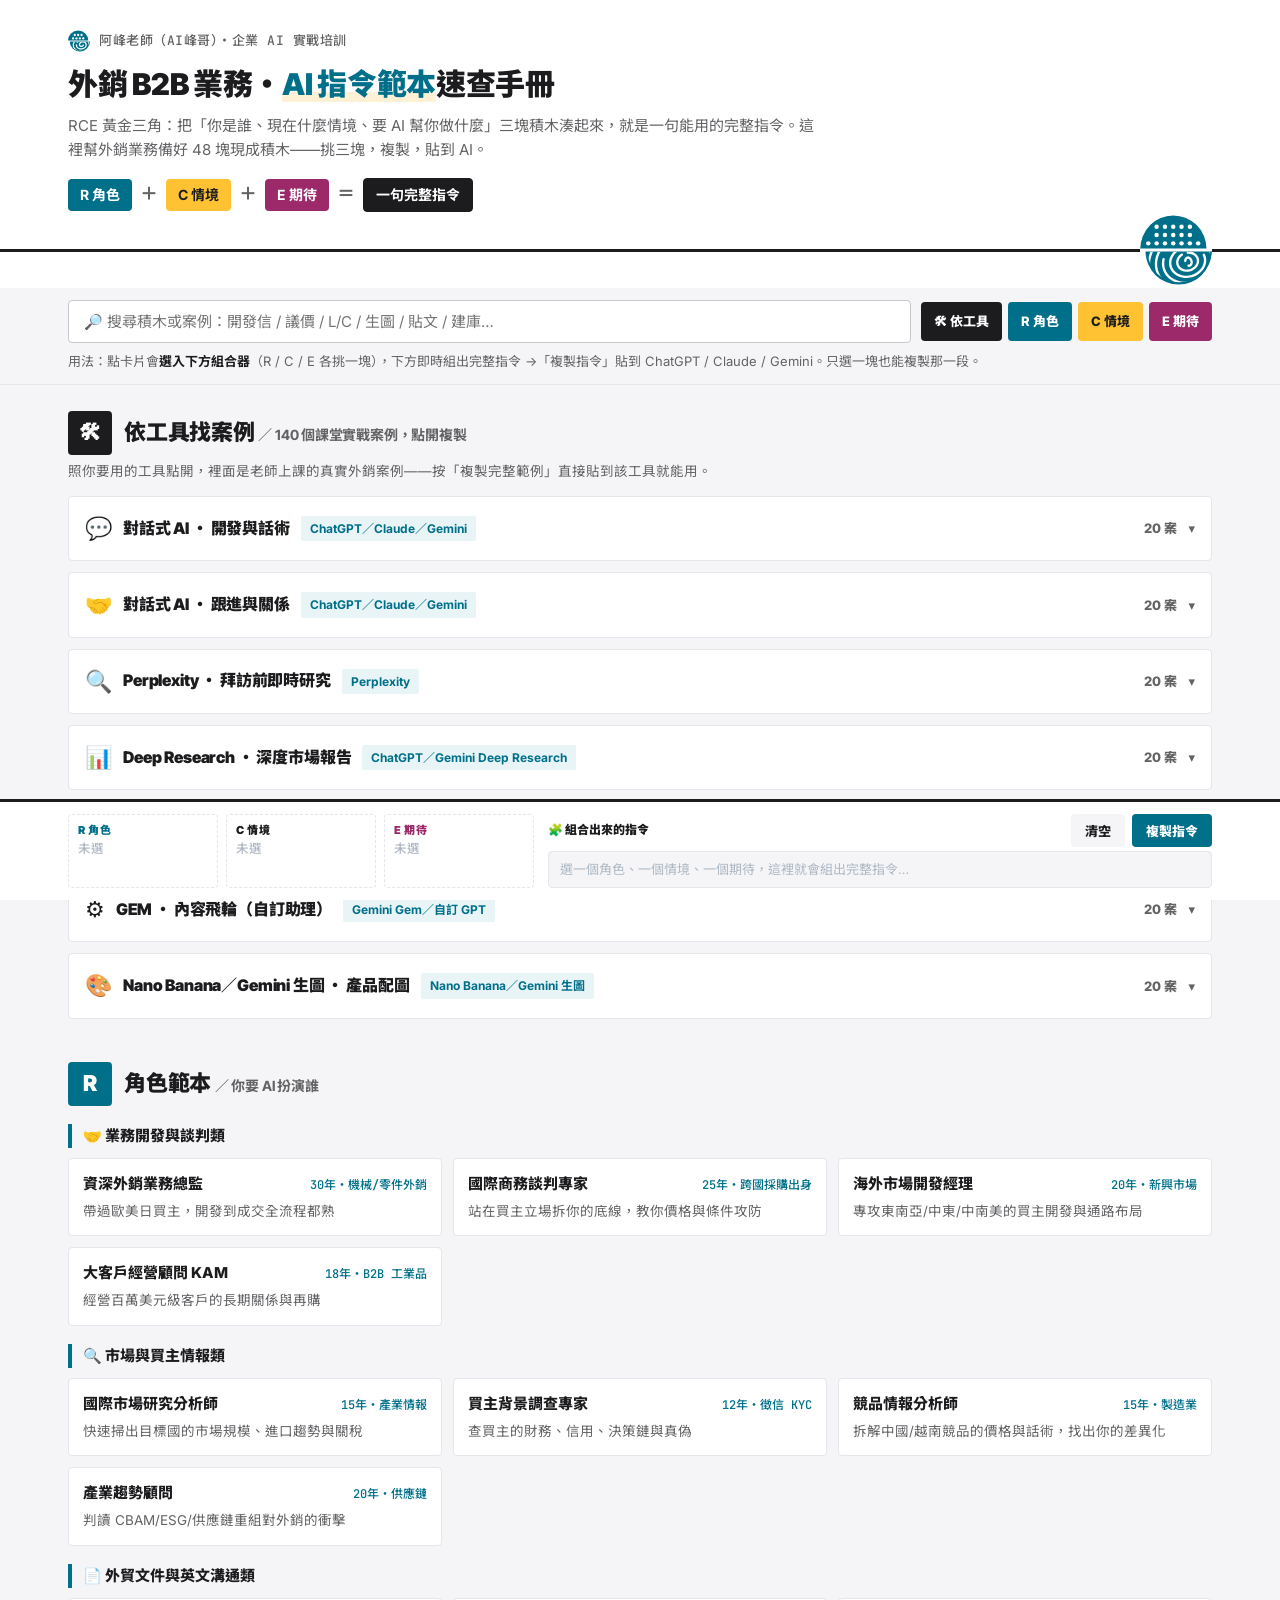
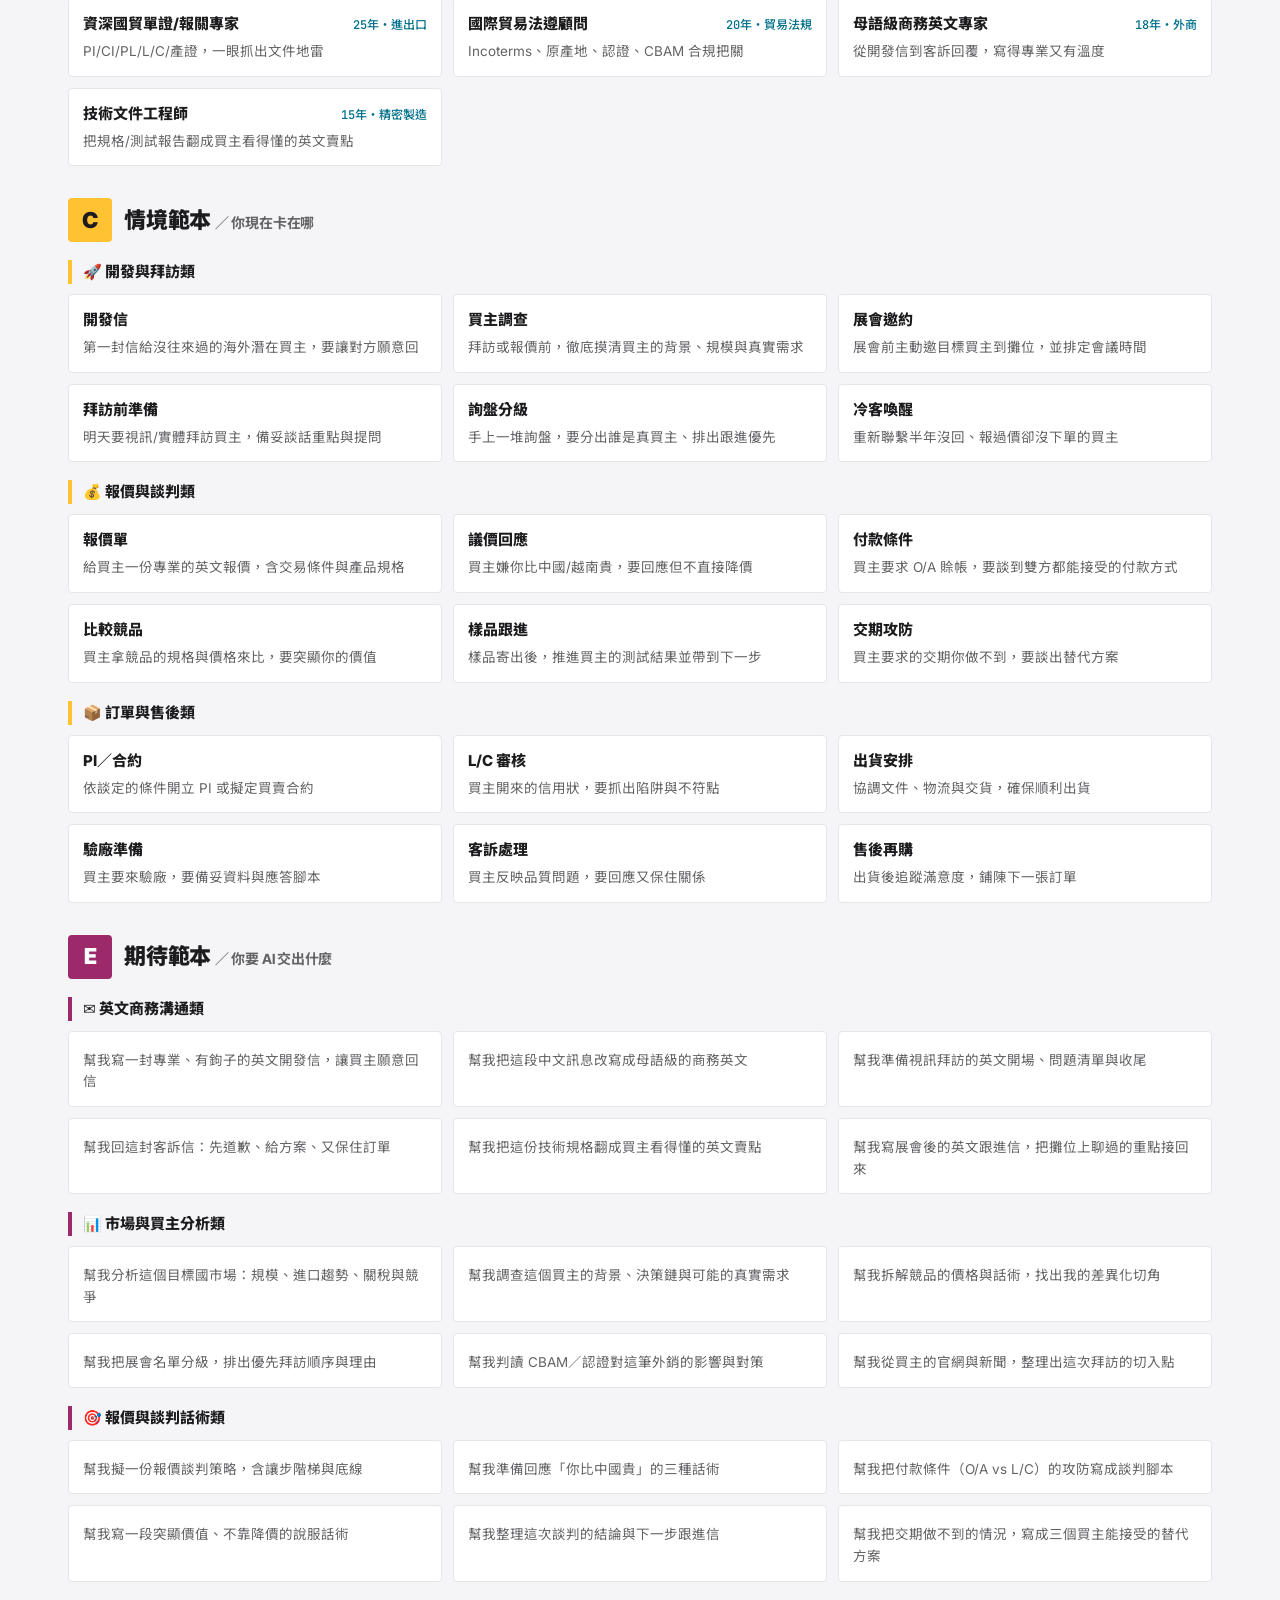
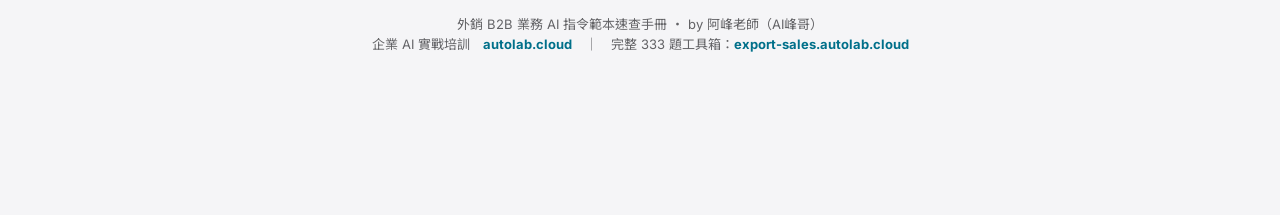
<file: rce/index.html>
<!doctype html>
<html lang="zh-Hant">
<head>
<meta charset="utf-8">
<meta name="viewport" content="width=device-width, initial-scale=1">
<title>外銷 B2B 業務・AI 指令範本速查手冊｜阿峰老師</title>
<meta name="description" content="外銷 B2B 業務 AI 指令範本速查手冊：RCE 黃金三角 48 塊積木自組指令，＋140 個依工具分類（Perplexity／Deep Research／NotebookLM／生圖／內容）的課堂實戰案例，一鍵複製貼到 AI。阿峰老師（AI峰哥）。">
<link rel="canonical" href="https://export-sales.autolab.cloud/rce/">
<meta name="theme-color" content="#00708A">
<meta property="og:type" content="website">
<meta property="og:site_name" content="阿峰老師 AI 工具箱">
<meta property="og:title" content="外銷 B2B 業務・AI 指令範本速查手冊｜阿峰老師">
<meta property="og:description" content="RCE 黃金三角 48 塊外銷積木，挑三塊組出完整指令一鍵複製。">
<meta property="og:url" content="https://export-sales.autolab.cloud/rce/">
<meta property="og:image" content="https://export-sales.autolab.cloud/afeng.jpg">
<meta property="og:locale" content="zh_TW">
<meta name="twitter:card" content="summary_large_image">
<meta name="twitter:image" content="https://export-sales.autolab.cloud/afeng.jpg">
<link rel="icon" type="image/svg+xml" href="../assets/autolab-icon-32.svg">
<style>
:root{
  --cyan:#00D4FF; --cyan-deep:#0099BB; --navy:#0A1628; --teal:#0E7C86;
  --orange:#FF6B35; --ink:#1C1C1E; --muted:#5A6472; --line:#E3E8EF;
  --bg:#F4F7FA; --card:#FFFFFF;
}
*{box-sizing:border-box;margin:0;padding:0}
html{scroll-behavior:smooth}
body{font-family:'Inter','Noto Sans TC','PingFang TC',system-ui,-apple-system,sans-serif;
  background:var(--bg);color:var(--ink);line-height:1.6;-webkit-font-smoothing:antialiased;
  padding-bottom:150px}
.wrap{max-width:1180px;margin:0 auto;padding:0 18px}

/* header */
header{background:linear-gradient(135deg,#0A1628 0%,#123049 100%);color:#fff;padding:30px 0 26px}
header .brand{display:flex;align-items:center;gap:9px;font-weight:800;font-size:13px;color:#8FB8CC;letter-spacing:.5px;margin-bottom:14px}
header .brand .dot{width:9px;height:9px;border-radius:50%;background:var(--cyan);box-shadow:0 0 10px var(--cyan)}
header h1{font-size:30px;font-weight:900;letter-spacing:-.5px;line-height:1.25}
header h1 .hl{color:var(--cyan)}
header .sub{margin-top:10px;font-size:15px;color:#C7D4E0;max-width:760px}
header .formula{margin-top:16px;display:inline-flex;flex-wrap:wrap;gap:8px;align-items:center;font-weight:800;font-size:14px}
header .formula b{padding:5px 12px;border-radius:8px;color:#fff}
header .formula .r{background:var(--cyan-deep)} header .formula .c{background:var(--teal)} header .formula .e{background:var(--orange)}
header .formula .eq{color:#8FB8CC;font-size:18px}
header .formula .res{background:rgba(255,255,255,.14);border:1px solid rgba(255,255,255,.25)}

/* controls */
.controls{position:sticky;top:0;z-index:50;background:rgba(244,247,250,.94);backdrop-filter:blur(8px);
  border-bottom:1px solid var(--line);padding:12px 0}
.controls .row{display:flex;gap:10px;align-items:center;flex-wrap:wrap}
#q{flex:1 1 280px;min-width:0;padding:11px 15px;border:1.5px solid var(--line);border-radius:10px;font-size:15px;font-family:inherit;background:#fff}
#q:focus{outline:none;border-color:var(--cyan)}
.jump{display:flex;gap:6px}
.jump a{text-decoration:none;font-weight:800;font-size:13px;padding:9px 13px;border-radius:9px;color:#fff}
.jump a.jr{background:var(--cyan-deep)} .jump a.jc{background:var(--teal)} .jump a.je{background:var(--orange)}
.hint{font-size:13px;color:var(--muted);margin-top:8px}
.hint b{color:var(--ink)}

/* sections */
section{padding:26px 0 6px}
.sec-head{display:flex;align-items:center;gap:12px;margin-bottom:6px}
.sec-badge{width:44px;height:44px;border-radius:12px;display:grid;place-items:center;color:#fff;font-weight:900;font-size:22px;flex:0 0 auto}
.sec-head h2{font-size:22px;font-weight:900}
.sec-head .zh{color:var(--muted);font-weight:700;font-size:14px}
#sec-r .sec-badge{background:var(--cyan-deep)} #sec-c .sec-badge{background:var(--teal)} #sec-e .sec-badge{background:var(--orange)}

.cat{margin-top:18px}
.cat-title{font-weight:800;font-size:15px;color:var(--navy);margin-bottom:10px;padding-left:11px;border-left:4px solid var(--cyan)}
#sec-c .cat-title{border-color:var(--teal)} #sec-e .cat-title{border-color:var(--orange)}
.grid{display:grid;grid-template-columns:repeat(auto-fill,minmax(280px,1fr));gap:11px}

.card{background:var(--card);border:1.5px solid var(--line);border-radius:12px;padding:13px 14px;cursor:pointer;
  transition:.13s;position:relative;user-select:none}
.card:hover{border-color:var(--cyan);box-shadow:0 5px 16px rgba(0,90,120,.09);transform:translateY(-1px)}
.card.sel{border-color:var(--cyan);background:#F0FBFF;box-shadow:0 0 0 2px rgba(0,212,255,.35)}
#sec-e .card.sel,#sec-c .card.sel{background:#FFF6F1}
#sec-c .card.sel{background:#EEFAFB}
.card .nm{font-weight:800;font-size:15px;color:var(--ink);display:flex;justify-content:space-between;gap:8px;align-items:baseline}
.card .meta{font-size:12px;font-weight:700;color:var(--cyan-deep);white-space:nowrap}
.card .ds{font-size:13.5px;color:var(--muted);margin-top:5px}
.card .pick{position:absolute;top:10px;right:11px;font-size:11px;font-weight:800;color:var(--cyan-deep);opacity:0;transition:.13s}
.card:hover .pick{opacity:.7}
.card.sel .pick{opacity:1;color:var(--cyan-deep)}
.card.sel .pick::before{content:"✓ 已選"}
.card:not(.sel) .pick::before{content:"＋ 選入"}

/* combiner (sticky bottom) */
.combiner{position:fixed;left:0;right:0;bottom:0;z-index:80;background:#fff;border-top:2px solid var(--cyan);
  box-shadow:0 -6px 24px rgba(10,22,40,.13)}
.combiner .cwrap{max-width:1180px;margin:0 auto;padding:12px 18px;display:flex;gap:14px;align-items:stretch}
.slots{display:flex;gap:8px;flex:0 0 auto}
.slot{width:150px;border:1.5px dashed var(--line);border-radius:9px;padding:7px 9px;font-size:12px;position:relative}
.slot .lbl{font-weight:900;font-size:11px;letter-spacing:.5px}
.slot.r .lbl{color:var(--cyan-deep)} .slot.c .lbl{color:var(--teal)} .slot.e .lbl{color:var(--orange)}
.slot .val{color:var(--ink);font-weight:700;margin-top:2px;font-size:12.5px;line-height:1.35;
  display:-webkit-box;-webkit-line-clamp:2;-webkit-box-orient:vertical;overflow:hidden;min-height:16px}
.slot .val.empty{color:#AEB8C4;font-weight:500}
.slot.filled.r{border-style:solid;border-color:var(--cyan-deep);background:#F0FBFF}
.slot.filled.c{border-style:solid;border-color:var(--teal);background:#EEFAFB}
.slot.filled.e{border-style:solid;border-color:var(--orange);background:#FFF6F1}
.out{flex:1 1 auto;display:flex;flex-direction:column;min-width:0}
.out .otop{display:flex;justify-content:space-between;align-items:center;margin-bottom:4px}
.out .otop b{font-size:12px;font-weight:900;color:var(--navy)}
.out .otop .acts{display:flex;gap:7px}
.btn{border:none;border-radius:8px;padding:7px 14px;font-weight:800;font-size:13px;cursor:pointer;font-family:inherit}
.btn.copy{background:var(--cyan);color:#062733}
.btn.copy:hover{background:#00b8e0}
.btn.clr{background:#EEF2F6;color:var(--muted)}
#outbox{flex:1;border:1.5px solid var(--line);border-radius:9px;padding:8px 11px;font-size:13px;color:var(--ink);
  background:#FAFBFC;overflow-y:auto;max-height:74px;white-space:pre-wrap;line-height:1.5}
#outbox.empty{color:#AEB8C4}

footer{text-align:center;color:var(--muted);font-size:13px;padding:26px 18px 10px}
footer a{color:var(--cyan-deep);text-decoration:none;font-weight:700}
.toast{position:fixed;left:50%;bottom:170px;transform:translateX(-50%) translateY(20px);background:var(--navy);color:#fff;
  padding:11px 22px;border-radius:10px;font-weight:800;font-size:14px;opacity:0;transition:.25s;pointer-events:none;z-index:99}
.toast.show{opacity:1;transform:translateX(-50%) translateY(0)}
.nohit{display:none;color:var(--muted);padding:14px;font-size:14px}

@media(max-width:720px){
  header h1{font-size:23px} .sec-head h2{font-size:19px}
  .combiner .cwrap{flex-direction:column;gap:9px;padding:10px 14px}
  .slots{display:grid;grid-template-columns:1fr 1fr 1fr;gap:6px}
  .slot{width:auto}
  #outbox{max-height:52px}
  body{padding-bottom:230px}
}

/* 依工具找案例 手風琴 */
.jt{background:var(--navy)}
#sec-tools{padding:26px 0 6px}
.tools-lead{color:var(--muted);font-size:13.5px;margin:2px 0 14px}
.tool{background:var(--card);border:1.5px solid var(--line);border-radius:12px;margin-bottom:11px;overflow:hidden}
.tool-head{display:flex;align-items:center;gap:11px;padding:14px 16px;cursor:pointer;user-select:none}
.tool-head:hover{background:#F0FBFF}
.tool-ic{font-size:22px;flex:0 0 auto}
.tool-nm{font-weight:900;font-size:16px;color:var(--navy)}
.tool-tag{font-size:12px;font-weight:700;color:var(--cyan-deep);background:#E8F9FF;padding:3px 9px;border-radius:20px;white-space:nowrap}
.tool-ct{margin-left:auto;font-size:13px;font-weight:800;color:var(--muted);white-space:nowrap}
.tool-chev{font-size:13px;color:var(--muted);transition:.2s;flex:0 0 auto}
.tool.open .tool-chev{transform:rotate(180deg)}
.tool-body{display:none;padding:0 16px 16px;border-top:1px solid var(--line)}
.tool.open .tool-body{display:block}
.tgrid{display:grid;grid-template-columns:repeat(auto-fill,minmax(300px,1fr));gap:10px;margin-top:12px}
.tcase{background:#FAFBFC;border:1px solid var(--line);border-radius:10px;padding:12px;display:flex;flex-direction:column}
.tc-nm{font-weight:800;font-size:14.5px;color:var(--ink)}
.tc-in{font-size:12.5px;color:var(--muted);margin:4px 0 9px;flex:1}
.tc-act{display:flex;gap:7px;flex-wrap:wrap}
.tc-copy,.tc-view{border:none;border-radius:7px;padding:6px 11px;font-weight:700;font-size:12px;cursor:pointer;font-family:inherit}
.tc-copy{background:var(--cyan);color:#062733}
.tc-copy:hover{background:#00b8e0}
.tc-view{background:#EEF2F6;color:var(--muted)}
.tc-full{margin-top:9px;background:#0A1628;color:#D7E3ED;padding:11px;border-radius:8px;font-size:12px;line-height:1.55;white-space:pre-wrap;max-height:300px;overflow:auto;font-family:inherit}
@media(max-width:720px){.tool-tag{display:none}.tgrid{grid-template-columns:1fr}}
</style>
<link rel="stylesheet" href="../assets/autolab-signoff-rce.css">
</head>
<body>

<header>
  <div class="wrap">
    <div class="brand"><span class="dot"></span>阿峰老師（AI峰哥）・企業 AI 實戰培訓</div>
    <h1>外銷 B2B 業務・<span class="hl">AI 指令範本</span>速查手冊</h1>
    <div class="sub">RCE 黃金三角：把「你是誰、現在什麼情境、要 AI 幫你做什麼」三塊積木湊起來，就是一句能用的完整指令。這裡幫外銷業務備好 48 塊現成積木——挑三塊，複製，貼到 AI。</div>
    <div class="formula">
      <b class="r">R 角色</b><span class="eq">＋</span><b class="c">C 情境</b><span class="eq">＋</span><b class="e">E 期待</b><span class="eq">＝</span><b class="res">一句完整指令</b>
    </div>
  </div>
</header>

<div class="controls">
  <div class="wrap">
    <div class="row">
      <input id="q" placeholder="🔎 搜尋積木或案例：開發信 / 議價 / L/C / 生圖 / 貼文 / 建庫…">
      <div class="jump">
        <a class="jt" href="#sec-tools">🛠 依工具</a>
        <a class="jr" href="#sec-r">R 角色</a>
        <a class="jc" href="#sec-c">C 情境</a>
        <a class="je" href="#sec-e">E 期待</a>
      </div>
    </div>
    <div class="hint">用法：點卡片會<b>選入下方組合器</b>（R / C / E 各挑一塊），下方即時組出完整指令 →「複製指令」貼到 ChatGPT / Claude / Gemini。只選一塊也能複製那一段。</div>
  </div>
</div>

<div class="wrap">
  <div id="sec-tools">
    <div class="sec-head"><div class="sec-badge" style="background:var(--navy)">🛠</div><div><h2>依工具找案例 <span class="zh">／ 140 個課堂實戰案例，點開複製</span></h2></div></div>
    <p class="tools-lead">照你要用的工具點開，裡面是老師上課的真實外銷案例——按「複製完整範例」直接貼到該工具就能用。</p>
    <div id="tools-box"></div>
  </div>
</div>

<div class="wrap">
  <div id="nohit" class="nohit">找不到符合的積木，換個關鍵字試試。</div>

  <section id="sec-r">
    <div class="sec-head"><div class="sec-badge">R</div><div><h2>角色範本 <span class="zh">／ 你要 AI 扮演誰</span></h2></div></div>
    <div id="grid-r"></div>
  </section>

  <section id="sec-c">
    <div class="sec-head"><div class="sec-badge">C</div><div><h2>情境範本 <span class="zh">／ 你現在卡在哪</span></h2></div></div>
    <div id="grid-c"></div>
  </section>

  <section id="sec-e">
    <div class="sec-head"><div class="sec-badge">E</div><div><h2>期待範本 <span class="zh">／ 你要 AI 交出什麼</span></h2></div></div>
    <div id="grid-e"></div>
  </section>
</div>

<footer>
  外銷 B2B 業務 AI 指令範本速查手冊 ・ by 阿峰老師（AI峰哥）<br>
  企業 AI 實戰培訓　<a href="https://www.autolab.cloud" target="_blank" rel="noopener">autolab.cloud</a>　｜　完整 333 題工具箱：<a href="https://export-sales.autolab.cloud/" rel="noopener">export-sales.autolab.cloud</a>
</footer>

<div class="combiner">
  <div class="cwrap">
    <div class="slots">
      <div class="slot r" id="slot-r"><div class="lbl">R 角色</div><div class="val empty">未選</div></div>
      <div class="slot c" id="slot-c"><div class="lbl">C 情境</div><div class="val empty">未選</div></div>
      <div class="slot e" id="slot-e"><div class="lbl">E 期待</div><div class="val empty">未選</div></div>
    </div>
    <div class="out">
      <div class="otop"><b>🧩 組合出來的指令</b><div class="acts">
        <button class="btn clr" onclick="clearAll()">清空</button>
        <button class="btn copy" onclick="copyOut()">複製指令</button>
      </div></div>
      <div id="outbox" class="empty">選一個角色、一個情境、一個期待，這裡就會組出完整指令…</div>
    </div>
  </div>
</div>

<div class="toast" id="toast">已複製 ✓</div>

<script>
const TOOLS = [{"tool": "對話式 AI ・ 開發與話術", "tag": "ChatGPT／Claude／Gemini", "icon": "💬", "desc": "開發信、破冰、報價守價、客訴——業務嘴上功夫全靠它", "cases": [{"title": "買主說「現在的供應商配合得很好」", "intent": "工業製品外銷／既有買主鬆動", "tag": "Claude（提問式話術＋英文語氣）、Gemini（補查對手）", "prompt": "你是擁有 40 年經驗的資深外銷業務顧問，專精工業製品（橡膠、塑膠、機械零組件）的海外市場開發與大客戶經營，服務過北美、歐洲、東南亞超過 300 家進口商、代理商與 OEM 客戶。你最擅長「不靠攻擊對手、只靠提問」讓買主自己察覺現有供應鏈的隱藏風險——你深知 B2B 採購最大的慣性就是「不想換、換了怕出事」，所以正面推銷只會讓他升起防衛。\n\n【我的情境】\n我手上有一個美國中型工業設備代理商，年採購規模約 200 萬美金，目前向一家中國供應商採購橡膠膠輪，已合作 4 年。窗口是採購經理 Mark，45 歲，務實、重數字、討厭被推銷。上週視訊我試探提到我們也做同類膠輪，他直接回「謝謝，但我現在的供應商配合得很好，沒打算換」。但我做過功課：他的供應商這一年兩次延遲交期、去年因原料波動臨時漲過一次價、產能全押單一工廠。\n\n請針對 Mark 這種回應，產出 5 種全部用「提問」切入的回應話術，讓他自己想到風險缺口。要求：\n1. 每種用問句開頭，不能有攻擊或暗示對手不好的字眼，只能引導他自己得出結論\n2. 五種從五個切角：交期穩定度、單一來源風險、原料漲價議價權、品質一致性、擴單時的產能彈性\n3. 每種 50 字以內，語氣像同業朋友交流、不像推銷\n4. 每種後面用一行括號說明「這一問想戳中他哪個隱憂」\n5. 最後附一句「他鬆動後我可以接的下一句」，自然帶到先寄樣品比較看看"}, {"title": "展會／視訊首次接觸的破冰開場", "intent": "展會初次接觸（英文）", "tag": "Claude（英文商務對話腳本）、Gemini（先查買主公司背景）", "prompt": "你是擁有 40 年經驗的資深外銷業務顧問，專精歐美工業買主的開發，跑過德國 K 展、漢諾威工業展、美國拉斯維加斯展不下百場，深知展會與視訊「第一次見面的前 3 分鐘」決定對方願不願意把你放進「可能的供應商名單」。你了解歐美採購最反感亞洲供應商一坐下就遞型錄、報價格、背產能；他們真正在意的是「這家供應商懂不懂我的市場、懂不懂歐盟法規、能不能溝通」。\n\n【我的情境】\n下週德國 K 展（全球最大塑橡膠展），我約到一位德國塑橡膠製品進口商的採購總監 Mr. Schmidt，55 歲，入行 20 幾年，手上已有 2 家亞洲供應商（一中國、一越南）。他願意撥 20 分鐘到攤位聊，但我很清楚他不缺供應商，是來看有沒有更好的選項。我們的優勢是品質一致性高、CE/REACH/RoHS 認證齊全、交期穩、可小量多樣。但我一開口講這些，他大概聽過 10 家都這樣講。\n\n請設計一段約 3 分鐘的英文破冰開場腳本（附中文對照），用在 K 展攤位第一次見到 Mr. Schmidt 時。要求：\n1. 全程不主動推銷產品、不報價、不背產能，前 2 分鐘只談市場與他的處境\n2. 用提問開場（歐盟新法規對他選供應商的影響、他對亞洲供應商最頭痛的點），讓他多講我多聽\n3. 自然帶出我懂歐洲市場的訊號（REACH、歐洲客戶對交期與文件的要求），用「我們其他歐洲客戶也常遇到…」講，不自誇\n4. 語氣專業、沉穩、平等，不過度熱情或卑微，符合德國商務文化的直接務實\n5. 最後給一句把對話收束到下一步的英文，再附 3 個冷場時的救援提問"}, {"title": "台灣製 vs 中國製的價值比較", "intent": "報價／價值溝通", "tag": "Gemini（比較表結構）、Claude（比喻與收尾話術）", "prompt": "你是擁有 40 年經驗的資深外銷業務顧問，專精「把貴的理由講清楚」，服務過上百家在價格戰中還能守住利潤的台灣製造商。你最擅長把抽象的「品質好」翻譯成買主算得出來的「總持有成本」，因為你深知 B2B 買主嘴上喊價格，腦袋其實在算「用下去到底划不划算」。你了解只看單價的買主不是笨，而是沒人幫他算過隱形成本——停機、換料、退貨、客訴、交期延誤。\n\n【我的情境】\n我手上有一個東南亞包材廠老闆，他的工廠用我們這種工業膠輪在產線上跑。最近他直接問「你們台灣的膠輪比中國貴 30%，到底差在哪？為什麼我要多付這個錢？」他是典型務實型老闆，只看單價、不太理規格表，講太多 Shore A 硬度、耐磨係數他會不耐煩。但實際上我們的膠輪壽命約是中國貨的 1.8 倍、尺寸一致（他用中國貨時產線因膠輪尺寸不一常要停機微調）、交期準。\n\n請準備一套向這位只看單價的買主說明價值差異的內容，核心是讓他從「比單價」轉成「算總成本」。要求：\n1. 先做一張比較表，用 5 個買主有感的維度（使用壽命、良率、交期穩定度、停機與換料成本、售後與技術支援），白話、別太技術\n2. 數字用「相對」方式呈現（壽命 1.8 倍、停機次數減少 X 成），不要編造很假的精確數字\n3. 設計一個 30 秒講得完的生活化比喻（像買輪胎、買鞋「便宜的換 3 次、貴的用 5 年」），一聽就懂\n4. 給一段把單價問題轉成總成本問題的引導話術，語氣平和、不防衛、不貶低中國貨\n5. 收尾引導他自己算「一年下來哪個其實比較便宜」，帶到先小量試一批用數據自己比"}, {"title": "分析買主供應鏈的風險缺口", "intent": "拜訪前洞察／顧問式銷售", "tag": "Claude（分析與句型）、Perplexity（查關稅、原料行情佐證）", "prompt": "你是擁有 40 年經驗的資深外銷業務顧問，擅長用「供應鏈顧問」而不是「業務員」的角色切入大客戶，服務過全球前段的設備與工業製品製造商。你深知最高明的銷售不是講自己多好，而是幫買主看見他沒注意到的風險，讓他主動覺得「我該分散、我該找第二供應商」。你了解採購最怕「斷料」、最痛「漲價時沒議價權」、最大盲點是「把雞蛋放同一個籃子卻以為很穩」。\n\n【我的情境】\n我正在開發一家美國印刷機製造商，關鍵橡膠零件目前 80% 來自單一中國供應商，剩 10% 庫存、10% 向另一家零星採購。窗口是供應鏈經理 David，他覺得現在「很穩」，因為那家中國廠合作 6 年、沒出過大問題、價格漂亮。但我看到的風險是：中美關稅變數、單一工廠一旦出事整條線就停、而且沒有第二來源，漲價時 David 幾乎沒有議價籌碼。我們的切入點不是要他換掉中國廠，而是先成為「第二供應商」。\n\n請針對 David 的供應鏈現況做一份「風險缺口分析」，讓他自己意識到單一來源的風險。要求：\n1. 點出 3 個主要風險缺口，每個用「如果發生 ___，你的 ___ 會 ___」的句型寫（關稅、單一工廠停產、漲價無議價權）\n2. 每個風險補一句「真實世界發生過的類似情況方向」（不指名道姓），讓他知道不是我嚇他\n3. 全程不叫他換掉現有供應商，引導到「保留現有、新增一個第二來源分散風險」這個最沒壓力的結論\n4. 語氣是善意提醒、像幫他著想的顧問，不是趁機唱衰他現在的供應商\n5. 最後給一段把分析帶到行動的話術，提議先承接 20-30% 的量做備援，說明對他幾乎零風險、卻多買一份保險"}, {"title": "報價後已讀不回的跟進", "intent": "報價跟進（英文）", "tag": "Claude（英文跟進信）、Gemini（找市場由頭）", "prompt": "你是擁有 40 年經驗的資深外銷業務顧問，專精「報價之後的跟進」這個外銷最常卡關、也最容易放棄的環節。你服務過無數因為「報完價就乾等、不敢追、一追又像在逼」而流失訂單的業務。你深知海外買主報價後沉默，通常不是不要，而是在比價、等內部簽核、或單純被別的事淹沒；這時候業務需要的是「給他一個現在回你的理由」，而不是乾巴巴一句 Any update。\n\n【我的情境】\n我上週報了一個年約 50 萬美金的方案給一位英國工業材料代理商，窗口是採購 James。報價前他很積極、樣品收了、還說 looks good，但報價寄出後 3 週已讀不回。我判斷他可能在比價或卡在內部流程。我手上剛好有兩個由頭：一是主要原料（合成橡膠）下月起調漲，現在下單能鎖舊價；二是下個生產檔期再兩週就排滿，越晚下單交期越後面。我最怕寫成 Just following up 的罐頭信，也怕語氣太急像在逼他。\n\n請寫一封英文跟進信（附中文對照），寄給已讀不回 3 週的 James，不催促、不卑微，但給他現在回覆的理由。要求：\n1. 開頭不要用 Just following up／Any update 這種罐頭句，改用一個跟他相關的具體訊息切入\n2. 自然帶出兩個輕推力：原料下月調漲、現在下單鎖舊價；產能即將排滿、越晚交期越後面——寫得像為你著想的提醒，不是威脅\n3. 全文 120 字英文以內，語氣專業、從容、平等，不出現乞求或施壓字眼\n4. 結尾給一個低門檻、好回覆的下一步（回我內部時程到哪、或要不要我先幫你保留產能與舊價）\n5. 另外準備一個 1 週後可發的第二封極簡短版本（2-3 句英文），保持存在感但不糾纏"}, {"title": "把技術規格翻成買主聽得懂的話", "intent": "規格溝通（英文）", "tag": "Claude（翻譯與比喻）、Gemini（補充）", "prompt": "你是擁有 40 年經驗的資深外銷業務顧問，最強的本事是「把工程師才懂的規格，翻成採購和老闆聽得懂的好處」。你服務過大量技術型製造商，深知一個殘酷事實：買主端的採購窗口八成不是工程背景，看到 Shore A 硬度、耐磨係數、公差 ±0.05mm 是無感的，但對「省錢、少停機、少客訴、交期準」非常有感。你擅長把每項冷冰冰的規格，對應翻成「對買主的生意代表什麼好處」，並用比喻讓對方秒懂。\n\n【我的情境】\n我有一個買主拿到我們工業膠輪的英文規格書，上面寫滿 Shore A 70±5 硬度、耐磨係數、抗拉強度、工作溫度範圍、公差等數字。他是採購窗口、不是工程師，看完直接問「OK… but what does this actually mean for me?」我知道這些規格都對應到實際效益：硬度穩定代表印刷品質一致、耐磨好代表壽命長換得少、公差小代表上機不用一直微調省停機時間，但我照著規格一條一條念，他只會更想睡。\n\n請把工業膠輪的技術規格，翻成非技術買主聽得懂、而且有感的英文說法（附中文對照）。要求：\n1. 先用 3 句英文說完「這個產品到底幫他解決什麼問題」，完全不出現任何技術數字，純講好處\n2. 挑 3 個最關鍵的規格（硬度穩定、耐磨壽命、公差精度），每個用「規格 → 對你的生意代表什麼」翻譯\n3. 每項配一個生活化比喻（耐磨比喻成輪胎胎紋、公差比喻成螺絲對不對得上孔），讓人秒懂\n4. 全部用買主的語言而非工程師的語言，把每個技術詞背後的省錢／省時間／少麻煩講出來\n5. 最後附一句英文收尾，邀他「想看實際差異，我寄樣品讓你的產線實測」，把對話帶向下一步"}, {"title": "給買主「對內說服」的說帖", "intent": "協助買主內部推動（英文）", "tag": "Claude（說帖撰寫）", "prompt": "你是擁有 40 年經驗的資深外銷業務顧問，深諳一個 B2B 銷售真相：很多時候你說服了窗口，案子卻還是死了——因為窗口要回去說服他的老闆和技術部門，而你不在現場。你最擅長「幫窗口準備好對內彈藥」，讓他在公司內部會議上能替你把案子推下去。你了解採購窗口要面對只看價格的老闆、怕換供應商出事的技術部門、還要保護自己「萬一出包誰負責」的職涯風險。\n\n【我的情境】\n我經營一個歐洲買主好幾個月，窗口是採購經理 Anna，她自己很認同我們的產品、也想換成我們。但她上週坦白說「我這邊 OK，但我要說服我老闆和技術部門」。她老闆只看單價，覺得換供應商就是要更便宜；技術部門擔心換新供應商要重新驗證、怕導入期出問題。Anna 不是技術出身，要她一個人面對這兩關有點吃力。這份說帖最好是英文（她公司內部語言），附中文讓我掌握內容。\n\n請寫一份給 Anna「對內說服用」的英文重點說帖（附中文對照），讓她直接拿去說服老闆和技術部門。要求：\n1. 全文分兩個清楚區塊：一塊「給老闆看的（成本／效益角度）」、一塊「給技術部門看的（品質一致性／導入風險控管角度）」\n2. 給老闆：把重點從單價拉到總成本與長期效益（壽命長、停機少、交期穩帶來的隱形省錢），用老闆會買單的商業語言\n3. 給技術部門：主動回應他們最怕的點——導入期怎麼控管、提供哪些測試報告與認證、可先小批量驗證再放量\n4. 不用艱澀術語、不長篇，控制在 300 字英文以內，讓 Anna 能直接複製貼進內部簡報或 email\n5. 結尾幫 Anna 設計一句「好交差」的話術，用一句話總結「選我們是對公司負責、低風險的決定」"}, {"title": "給海外大買主的公司／產品簡報大綱", "intent": "大客戶提案簡報", "tag": "Gemini（簡報結構）、Claude（開場敘事與案例）", "prompt": "你是擁有 40 年經驗的資深外銷業務顧問，專精「對海外大客戶決策層做提案簡報」，做過無數場讓採購副總、總監當場點頭的 supplier presentation。你深知對大買主提案不是把公司簡介念一遍，而是要在前 3 分鐘就回答他心裡的問題：「你憑什麼值得我把訂單給你？」你最擅長用「先講痛點、再講解法、用數據和案例證明、最後給明確下一步」的結構，把一場簡報變成一次推進成交的對話。\n\n【我的情境】\n下週我要跟一家北美工業通路商的採購副總 Robert 做一場 30 分鐘簡報。對方年採購規模上千萬美金，正在評估新增一家亞洲供應商來分散風險、優化成本。這是我們第一次正式對他們的決策層提案。我們的實力是品質一致性高、產能足、CE/REACH/RoHS 認證齊全、已供貨給歐洲幾家知名客戶。但我很容易犯一個錯：把 30 分鐘拿去講公司歷史、廠房面積、設備清單，講到 Robert 開始看手機。\n\n請設計一份 30 分鐘、約 7 頁的海外大客戶提案簡報大綱，目標是讓 Robert 願意進到「小批量試單」。要求：\n1. 大綱遵循「痛點 → 解法 → 證明 → 下一步」的推進邏輯，不要從公司沿革開始\n2. 每頁給我「頁面標題 ＋ 3 個重點 bullet ＋ 這頁要讓 Robert 產生什麼想法」三欄\n3. 內容含：1 分鐘開場故事、解決買主 3 大痛點（交期／品質一致性／單一來源風險）、用數據與認證證明實力、一個成功案例方向、明確的下一步\n4. 在證明實力幾頁，提醒我哪些適合用圖表、哪些適合用照片（產線、品檢、出貨），不要整頁文字\n5. 最後給 3 句結尾 closing 話術，把簡報收束到「先從一個小批量試單開始合作」"}, {"title": "競爭供應商比較話術（不貶低對手）", "intent": "競品比較／守單", "tag": "Claude（話術）、Perplexity（查對手資訊）", "prompt": "你是擁有 40 年經驗的資深外銷業務顧問，最擅長處理外銷最常見的攻防：「別家比你便宜」。你服務過無數在中國、越南、印度低價夾擊下還能守住訂單的台灣製造商，深知一個原則——貶低對手只會讓你看起來小氣、也侮辱買主的判斷力；真正高明的是「不踩對手、只把自己的價值與對手的隱藏成本攤開來」。你了解買主說「別家便宜」時，常常是在試探、要你給理由說服他，而不是真的鐵了心要走。\n\n【我的情境】\n我有一個合作中的買主最近跟我說「越南那邊報價比你低 20%，我在考慮給他們試單看看」。他是代理商採購，理性、會精算。我們確實比越南貴，但優勢是品質一致性（越南新廠良率還不穩）、交期準、溝通快、長期合作的可靠度。我不想用「越南貨很爛」去貶低對手，因為這樣顯得我心虛、也讓買主覺得我在說他眼光差。我需要一套不踩對手、卻能凸顯價值、並讓他看見低價背後隱藏成本的話術。\n\n請準備一套面對「越南便宜 20%」時的競爭比較話術，核心是不貶低對手、凸顯價值、點出低價的隱藏成本。要求：\n1. 全程不出現任何貶低對手的字眼（不說越南品質差、不穩），只談「不同選擇的不同總成本」\n2. 用 3 個維度說明差異化價值：品質一致性與良率、交期與溝通跟單、長期合作可靠度與售後\n3. 幫我把「20% 價差」翻成隱藏成本的對話（良率差、重工、客訴、交期延誤、溝通成本），讓他自己算\n4. 預判買主可能的 3 種反駁（先用越南試小單、兩家都用、你能不能也降 20%），各準備一句不卑不亢的回應\n5. 語氣自信但不傲慢，結尾給一句邀請他用客觀方式驗證的話術（同條件各下一批、比交期比良率比溝通）"}, {"title": "年度合作回顧／加單邀約", "intent": "老客戶經營／擴單", "tag": "Gemini（報告結構）、Claude（邀約話術）", "prompt": "你是擁有 40 年經驗的資深外銷業務顧問，深知一個被多數業務忽略的金礦：「現有客戶的擴單，比開發新客戶容易 5 倍、成本低 5 倍」。你服務過大量「只會接單、不會經營」的業務——他們跟老客戶的關係停在「他下單、我出貨」，從不主動回顧、從不提擴大合作。你最擅長把「年度合作回顧」變成自然的擴單契機：用數據讓客戶看見彼此合作的成長、點出他現在可能缺的品項、把「我想多賣你一點」包裝成「我幫你把供應鏈做得更完整」。\n\n【我的情境】\n我有一個澳洲代理商客戶，合作 5 年了，關係不錯、付款準時。但這 5 年我跟他的往來一直停在他下固定那幾個品項、我準時出貨。我最近做功課發現：他這 5 年生意成長很多（從出貨量推估市場大概擴大了 5 成）、產品線也變多，但跟我們採購的品項還是 5 年前那幾樣，我其實還有很多他用得到的相關產品線從沒介紹過。我想藉年度合作回顧自然開個視訊，盤點合作、強化關係，並引導他擴大採購，但不想讓他覺得我只是想多賣東西。\n\n請產出一份「年度合作回顧報告」大綱，並搭配一段邀約話術，引導這位澳洲老客戶擴大採購。要求：\n1. 報告含 4 區塊：5 年合作數據回顧（出貨量、品項、準交率的成長對比，用「我們一起走過」口吻）、觀察到他的生意變化、現在可能缺的 3 個產品或服務、建議下一階段的合作方向\n2. 「他可能缺的品項」寫成站在他立場的建議，說明每個品項能幫他解決什麼，而不是「我還有這些可以賣你」\n3. 語氣全程是夥伴、顧問，不是想擴單的業務，讓他感覺被重視、被用心經營\n4. 報告控制在能用一兩頁視訊講完的份量，重點清楚、不冗長\n5. 最後附一段邀約訊息，用「想做個年度回顧、也分享幾個適合你的新方向」當理由，讓他願意撥 30 分鐘視訊"}, {"title": "第一封英文 cold 開發信", "intent": "陌生開發（英文）", "tag": "Claude（英文 cold mail，語氣最自然）、Gemini（補查買主背景）", "prompt": "你是擁有 40 年經驗的資深外銷業務顧問，專精從零開發歐美工業品買主的「第一封信」破冰，幫業者寄出超過上萬封 cold email 給北美、歐洲、中東的進口商與代理商。你最擅長寫「不像群發、像專門為這家公司寫」的開發信——你深知海外採購每天收到幾十封來自中國、越南供應商的開發信，90% 第一句就是 We are a leading manufacturer 直接被刪。你知道 cold 開發信的命脈在前兩行：要讓對方三秒內覺得「這家有做功課、跟我有關」。\n\n【我的情境】\n我是台灣橡膠膠輪製造商的外銷業務，想開發一家德國的工業設備進口商 RheinTech GmbH，年營收約 4,000 萬歐元，官網看到他們代理多條輸送帶與物料搬運設備，膠輪是其中耗材。我從 LinkedIn 查到採購主管叫 Thomas Bauer，但完全沒接觸過，是純陌生開發。我們的優勢是通過 REACH/RoHS、可小批量打樣、交期穩定（45 天 FOB 台中港）、有北美客戶實績。我以前寄的開發信都用模板開頭 We are a professional rubber wheel manufacturer with 20 years experience，結果石沉大海、連已讀都沒有。\n\n請寫一封寄給 RheinTech 採購主管 Thomas 的第一封英文 cold 開發信，讓他願意回 send me more info 或 let's have a call。要求：\n1. 產出英文版＋繁體中文對照，英文用 B2B 商務但不僵硬的語氣，全信 120-160 字（英文）\n2. 開頭兩句禁止出現 We are a leading/professional manufacturer，改用跟對方業務有關的觀察切入（點出設備膠輪耗材替換痛點）\n3. 中段只講一個最有殺傷力的差異點（小批量打樣＋REACH＋45 天交期），不要把所有優勢一次倒給他\n4. 結尾 call to action 要低門檻（want me to send a one-page spec & sample offer?），不要一開口就要視訊或 PO\n5. 另附 3 組不同的英文主旨，每組 8 字以內，像同業訊息、不要像廣告（避開 Best Price、Big Discount）"}, {"title": "回覆買主 RFQ 詢價並爭取對話", "intent": "詢價回覆（英文）", "tag": "Claude（英文報價回信）、Gemini（整理報價表）", "prompt": "你是擁有 40 年經驗的資深外銷業務顧問，專精把一封冷冰冰的 RFQ 變成一段持續的買賣關係，處理過數千筆來自全球的詢價。你最擅長「回 RFQ 不只是丟報價」——你深知 80% 的業務收到詢價就只回一張價格表然後等對方消失；真正高手會在報價同時埋下「想跟你多聊」的鉤子。你清楚海外買主發 RFQ 通常一次問好幾家，你要在回信裡同時做到報得專業、留住議價空間、製造一個讓他非回你不可的問題。\n\n【我的情境】\n我是台灣塑膠製品外銷業務，昨天收到一家澳洲包裝材料進口商 PacWrap 的 RFQ，窗口是採購 Olivia。她詢 PE 緩衝包裝材料，問了三個品項、各要 MOQ 與 FOB 報價，還附一句 please quote your best price, we are comparing several suppliers。我查到這家中等規模、年採購估計百萬澳幣級，明顯同時在問中國跟越南。我們單價一定比中國貴 10-15%，但交期快、品質一致、可配合客製尺寸。我以前回 RFQ 都只是把價格貼上去附一句 please find our quotation attached，常常報完價就沒下文。\n\n請寫一封回覆 Olivia 這張 RFQ 的英文信，報價的同時爭取一次能解釋價值的對話。要求：\n1. 產出英文版＋繁體中文對照，B2B 語氣專業可靠、不卑不亢，本文 130-170 字（英文），報價明細用條列或小表格附在信中\n2. 回覆她 best price 時不直接削價也不硬頂，改用「價格取決於幾個條件」反問（年用量、是否客製、交期需求），把比價導向比方案\n3. 主動點出我們的一個關鍵差異（品質一致性＋交期可控降低她缺料風險），用她的語言講成對她的好處\n4. 結尾埋一個她需要回答的具體問題（這三個品項的年度預估用量大約多少），製造非回不可的理由\n5. 另列一張中文版內部備忘：3 個工作天沒回該 follow up 什麼、哪些條件可拿來換取讓價（不寄給買主）"}, {"title": "買主嫌 MOQ 太高的回應", "intent": "訂單條件協商", "tag": "Claude（分階段方案與話術）、Gemini（算不同 MOQ 成本）", "prompt": "你是擁有 40 年經驗的資深外銷業務顧問，專精工業品的訂單條件談判，特別是 MOQ 與成本結構的攻防，處理過上千次「買主嫌量門檻太高」的卡關。你最擅長「不硬守 MOQ、也不無底線讓步」的中間解——你深知 MOQ 背後是模具費、開機成本、原料採購批量這些真實限制，但買主聽到冷冰冰的數字只會覺得你不通融。你清楚化解之道不是降 MOQ，而是「讓買主理解 MOQ 怎麼來的」加上「給他一條進得來的路」。\n\n【我的情境】\n我是台灣橡膠零件外銷業務，有一個印尼機械設備組裝廠潛在買主 PT Maju，採購窗口 Budi，對我們的橡膠密封件很有興趣、規格也對得上，但卡在 MOQ。我們這款客製密封件 MOQ 是 5,000 pcs（要開專屬模具＋配料起訂量），但 Budi 說第一張單最多只能下 1,500 pcs，他也還在試我們品質、不敢一次吃太多，他甚至說中國供應商 MOQ 只要 1,000。這是有機會長期合作的客戶，年用量估計上看 3 萬 pcs，但第一關就卡在量。\n\n請擬一套回應 Budi「MOQ 太高」的談判話術，既守住成本底線、又給他一條願意下第一張單的路。要求：\n1. 先寫一段 80 字內「MOQ 為什麼是 5,000」的白話解釋，把模具費＋配料起訂量講成成本邏輯，語氣是說明不是打官腔\n2. 提供 3 個分階段方案：首單 1,500 但單價上浮、首單 3,000 單價折中、一次 5,000 給最優價並送樣品，各標清楚他付出什麼、得到什麼\n3. 針對「中國 MOQ 只要 1,000」，給一句不貶低對手的回應，把焦點從 MOQ 數字轉到換供應商的隱性成本與品質一致性\n4. 每個方案後附一行談判心法註解，說明這樣設計想引導他往哪走（供我自己看）\n5. 最後給一句促成首單的收尾，帶到「先用能接受的量把合作跑起來、量穩了再一起把成本壓下來」"}, {"title": "買主狠殺價時的守價話術", "intent": "價格防守", "tag": "Claude（守價與換條件話術）、Gemini（算讓價臨界點）", "prompt": "你是擁有 40 年經驗的資深外銷業務顧問，專精價格談判中的「守價與換條件」，打過無數場硬仗，最擅長在買主拿著競爭對手報價砍到見骨時穩住價格、又不把客人逼走。你深知 B2B 殺價的本質是試探——買主嘴上說中國便宜 20%，真正想確認的是「你的底線在哪、你急不急」。你的鐵則是：絕不無條件降價，要降一定要換到東西（加量、預付、長約、放棄某項服務）。\n\n【我的情境】\n我是台灣包裝材料外銷業務，一個合作快兩年的美國買主 Daniel（中型物流耗材通路商，年採購約 80 萬美金）這次續約態度很硬，直接說 I got a quote from a Chinese supplier that's 18% lower, you need to match it or we'll switch。他丟來的對手報價我看了，規格其實比我們低一階（較薄、認證不全），但他刻意只比單價。這客戶量大、付款準時，我不想丟，但他要的 18% 降幅遠超毛利空間，直接 match 等於做白工甚至虧。\n\n請擬一套回應 Daniel 狠殺價的守價話術，守住毛利、不被那張低規格報價綁架，又讓他覺得我有誠意。要求：\n1. 寫一段「拆解對手報價」的回應框架，引導他自己注意到那張便宜報價的規格差異，全程不講對手壞話，只用「這個報價的厚度規格與 REACH 認證有列出來嗎？」這類問句\n2. 給 3 種以價換條件的讓步組合：加大年採購量換折讓、改 T/T 預付比例換折讓、簽 12 個月長約鎖價，每種寫清楚他給我什麼我才給他什麼\n3. 準備一句守住底線的關鍵話，堅定但不翻臉，傳達「我們報的是這個規格該有的合理價」\n4. 每種讓步組合附一行成本註解，提醒我對毛利的真實影響、哪種對我最有利\n5. 最後給一個「最壞情況」收尾話術：他執意要走時留一句話讓未來還有機會（點出切換供應商的隱性風險）"}, {"title": "樣品寄出後的追蹤信", "intent": "打樣跟進（英文）", "tag": "Claude（英文追蹤信）、Gemini（整理樣品測試問題）", "prompt": "你是擁有 40 年經驗的資深外銷業務顧問，專精「樣品寄出後到下首單」這段最容易斷線的關鍵期，跟過數千次打樣案，最擅長寫「讓買主想回你、又不覺得被催」的樣品追蹤信。你深知樣品寄出後的沉默，八成不是不要了，而是買主還在排測試、或測完有疑慮不知怎麼開口。你清楚一封蹩腳的追蹤信（Did you receive the sample? Any feedback?）只會讓對方覺得你在討答案。你的追蹤信永遠帶著給對方價值——附上測試建議、主動問是不是卡在某個技術點。\n\n【我的情境】\n我是台灣橡膠膠輪外銷業務，三週前寄了一組膠輪樣品給一個英國的工業設備代理商 NorthGear，窗口是技術採購 James，寄樣前他很積極、規格也來回確認過。但樣品簽收後兩週 James 沒消息，我寄過一封 Have you received the samples，他只回 Yes, thanks, still testing 之後又沒下文。我判斷他可能卡在實際裝機測試的耐磨或負載數據、或內部還沒排到時間測。這個案子規格、交期都談得差不多，就差樣品這關過了就能談首單，我很怕拖久熱度涼掉。\n\n請寫一封寄給 James 的英文樣品追蹤信，打破沉默、讓他願意回我測試進度或卡關的點。要求：\n1. 產出英文版＋繁體中文對照，B2B 語氣專業、體貼、不施壓，全信 110-150 字（英文）\n2. 禁止用 any update／any feedback／did you get it 開場，改用主動提供價值切入（附這款膠輪的建議測試條件或裝機注意事項）\n3. 用一個低壓力的選擇題幫他開話匣子（are the samples still in your testing queue, or have you had a chance to run them?）\n4. 暗示一個溫和的時間錨點但不逼單（下一個生產排程或原料報價有效期），點到為止\n5. 結尾留一句降低他開口門檻的話（if anything looks off, just send me the numbers — happy to help interpret them）"}, {"title": "處理買主對品質／良率的質疑", "intent": "品質信任攻防", "tag": "Claude（信任框架與信件）、Gemini（整理品質數據佐證）", "prompt": "你是擁有 40 年經驗的資深外銷業務顧問，專精處理買主對品質、良率、一致性的質疑與信任危機，化解過無數次「你們品質到底穩不穩」的拷問。你最擅長「用數據與制度說話、而不是用嘴保證」——你深知買主質疑品質時最忌業務拍胸脯說「我們品質很好、請放心」，這種空話只會讓對方更不信。你清楚真正能建立信任的是：承認對方的顧慮合理、亮出可驗證的品質佐證、給出萬一出問題的補救承諾。\n\n【我的情境】\n我是台灣塑膠射出件外銷業務，一個德國汽車零配件二階供應商 AutoFix（品質要求極嚴）在試樣後丟來一封很硬的信，質疑我們上批樣品「20 件裡有 2 件尺寸公差超出規格，this raises serious concerns about your process consistency」，要求我們在下單前說明如何保證品質。其實那 2 件是試模初期的調機件混進去了，量產製程穩定、我們有 SPC 製程管控和出貨全檢，但對方只看到 10% 不良就對我們整個品質體系打了問號。這客戶進得去就很穩，但品質這關過不了一切免談。\n\n請擬一套回應 AutoFix 品質質疑的話術與信件架構（中文擬稿、我再自轉英文），把質疑轉成建立信任的機會。要求：\n1. 寫出回應框架與信件本文（約 250-300 字），語氣沉穩、就事論事、不卑不亢，絕不出現「請放心」「我們品質很好」這類空泛保證\n2. 開頭先正面承認對方的顧慮合理（10% 的尺寸偏差對汽車零件確實是嚴重訊號），先讓對方覺得被理解\n3. 用 3 點可驗證的佐證回應（那 2 件是調機件的說明＋量產 SPC 數據＋出貨全檢/AQL 標準＋可提供第三方檢測報告）\n4. 主動提出一個降低對方風險的具體機制（首批 100% 出貨檢驗報告、或接受指定第三方驗貨、或首單品質擔保條款）\n5. 結尾把球丟回去，邀請對方一起確認雙方認可的檢驗標準與 AQL 等級，展現不怕被檢驗、主動把規矩立清楚"}, {"title": "協商付款條件（從 O/A 往 L/C 談）", "intent": "付款條件談判（英文）", "tag": "Claude（英文協商信）、Gemini（算各付款條件的資金成本）", "prompt": "你是擁有 40 年經驗的資深外銷業務顧問，專精國際貿易付款條件（T/T、L/C、O/A、D/P）的攻防，處理過無數次「買主要賒帳、賣方要保障」的拉鋸。你最擅長「守住收款安全、又不把客人推走」的中間解——你深知買主開口要 O/A 是想要資金周轉、也是在試你信不信他；而賣方最怕貨出了錢收不回。你清楚這場談判不是非黑即白，而是有一整條光譜，關鍵是按關係深淺給對應條件、想要更好的條件就要拿東西來換或慢慢建立信用。\n\n【我的情境】\n我是台灣機械零件外銷業務，一個合作三次、每次都用 T/T 30% 訂金＋70% 出貨前付清的西班牙買主 Carlos（中型代理商），這次下比較大的單，要求改成 O/A 60 days（月結 60 天賒帳），理由是「合作這麼多次了 should be able to trust each other，而且我的現金都壓在庫存上」。我理解他想要帳期，但 O/A 對我們是純信用、貨出去 60 天才收錢，萬一他周轉不靈我血本無歸，而且這張單金額不小。我想往 L/C 的方向談，又怕直接拒絕傷感情、把他推去找願意賒帳的中國供應商。\n\n請寫一封回應 Carlos 要求 O/A 的英文協商信（附中文對照），把付款條件導向 L/C 或部分預付。要求：\n1. 產出英文版＋繁體中文對照，語氣體諒、專業、有彈性但有原則，全信 140-180 字（英文）\n2. 開頭先接住他「合作這麼久該互信」這句，正面回應這段關係的價值，不要一開口就拒絕 O/A\n3. 用「理解你的資金壓力＋也說明我們的難處」雙向框架，把 O/A 風險講成雙方共同要解決的問題，而非單方拒絕\n4. 提出 2-3 個折衷方案：這張單先用 L/C at sight、維持 T/T 但訂金降到 20%、先用 L/C 跑兩三單建立信用後再開放帳期，各標出對他的好處\n5. 結尾鋪未來，讓他知道 O/A 不是不可能、而是「一起把信用基礎建起來就能談」"}, {"title": "交期 delay 的道歉與補救信", "intent": "交期延誤危機處理", "tag": "Claude（道歉與補救信）、Gemini（整理替代交期與物流選項）", "prompt": "你是擁有 40 年經驗的資深外銷業務顧問，專精交期延誤的危機溝通與客戶關係修補，處理過無數次「貨趕不出來、買主已經在產線上等料」的火燒眉毛時刻。你最擅長「道歉到位、但不只是道歉」——你深知交期 delay 時，買主最氣的往往不是延誤本身，而是「你拖到最後一刻才講」或「只會說抱歉卻沒有解法」。你清楚一封有效的補救信必須同時做到：誠懇認錯不找藉口、講清楚新的確定交期、給出降低他損失的補救方案、說明怎麼避免再發生。\n\n【我的情境】\n我是台灣橡膠製品外銷業務，一個美國工業耗材通路買主 Michelle（合作一年多、關係不錯、年採購約 50 萬美金）下了一張 PO，原本承諾 45 天交期、約定 6/20 出貨。但我們的原料供應商臨時斷料，加上產線一台機器故障維修，這張單要 delay 約 12 天、最快 7/2 才能出貨。Michelle 已經把這批貨排進她下游客戶的供貨計畫，delay 會害她對她的客戶也跳票。我必須馬上通知她，但我很怕她暴怒、甚至取消訂單。這是一個不能失去的客戶。\n\n請擬一封通知 Michelle 交期 delay 的道歉與補救信（中文擬稿、我再自轉英文），誠懇認錯、穩住關係、避免她取消訂單。要求：\n1. 寫出信件本文（約 250-320 字），語氣誠懇、負責、不卑微也不找藉口，開頭就把 delay 的事實講清楚，不要鋪陳一堆寒暄\n2. 認錯到位但不過度自責：簡短說明原因（原料斷料＋機器故障）是說明不是推卸，禁止「這不是我們的錯」「供應商害的」這類甩鍋\n3. 給出明確的新交期（7/2 出貨）＋一個可信的理由讓她相信不會再跳票（已鎖定替代原料、機器已修復並驗機）\n4. 提出 2-3 個降低她損失的補救方案：急件部分改空運運費我們吸收、下張單給折讓、先分批出已完成數量讓她應急\n5. 結尾說明怎麼避免再發生（原料安全庫存、關鍵料雙供應商）＋主動提議通電話當面說明、聽她下游的時間壓力一起想辦法"}, {"title": "買主要求獨家代理的回應", "intent": "獨家代理權談判", "tag": "Claude（獨家條件設計）、Gemini（評估該市場規模與機會成本）", "prompt": "你是擁有 40 年經驗的資深外銷業務顧問，專精海外代理權與獨家經銷的談判設計，處理過無數次「買主開口要獨家、賣方既心動又怕被綁」的局面。你最擅長「不輕易給獨家、要給也要綁業績條件」——你深知獨家是雙面刃：給對了能讓強力代理商全力幫你打市場，給錯了等於把整個市場交給一個沒在認真賣的人、自己卻不能找別人。你的鐵則是：獨家必須綁「最低採購量＋期限＋退場機制」。\n\n【我的情境】\n我是台灣塑膠製品外銷業務，一個合作半年、表現不錯的泰國代理商 Somchai（在當地有通路、進過幾張不小的單）正式開口，要求成為我們產品在整個泰國市場的獨家代理，理由是他要投資做在地行銷、建庫存、跑展會，「不能幫你把市場做起來、結果你又賣給我的競爭對手」。他的訴求有道理，但給了獨家，泰國市場就只能靠他一個，萬一他做不起來我就被卡死；而且他現在的採購量還撐不起整個泰國。但我又怕直接拒絕會讓這個不錯的代理商心寒、甚至轉去代理對手。\n\n請擬一套回應 Somchai 要求獨家代理的話術與架構（中文，我再斟酌轉英文），給出「他做得到、我也有保障」的有條件獨家。要求：\n1. 寫出整體框架與一封信件本文（約 250-320 字），語氣肯定他的投入、開放談、但有原則，不要一口答應也不要直接回絕\n2. 開頭先正面肯定他想投資做市場的企圖心，把獨家定位成「值得認真談的合作升級」而非他在獅子大開口\n3. 提出有條件獨家三要素：綁定年度最低採購量（沒達標獨家自動失效）、明確合約期限與續約檢核、退場／轉非獨家機制，各說明為何對雙方都公平\n4. 給一個過渡方案當起點（先簽一年期、綁定 MAQ 的獨家試行，達標就自動轉長期獨家），把是非題轉成選擇題\n5. 結尾鞏固關係，讓他知道我是真心想長期綁在一起、條件是為了讓雙方都全力以赴"}, {"title": "向老客戶推薦新產品線", "intent": "既有客戶交叉銷售（英文）", "tag": "Claude（英文推薦信）、Gemini（查該客戶可能的應用場景）", "prompt": "你是擁有 40 年經驗的資深外銷業務顧問，專精對既有客戶做交叉銷售與新產品線導入，把一個個「只買單一品項的客戶」養成「整套採購的大客戶」。你最擅長「順著舊關係自然帶出新東西、而不是硬推」——你深知對老客戶推新品最忌諱「換個產品又從頭推銷一次」，讓對方覺得你只是想多塞貨。你清楚高手的做法是：從他現有的採購與痛點出發，把新產品講成「剛好能補上他某個缺口」的延伸。\n\n【我的情境】\n我是台灣橡膠製品外銷業務，一個合作三年、穩定回購的加拿大買主 Robert（工業設備維修耗材通路商，年採購約 60 萬美金），目前都只跟我們買橡膠膠輪這一個品項、配合得很順。我們公司今年新開發了一條工業用橡膠密封件（O-ring、油封）產品線，品質與認證都到位。我判斷 Robert 的客戶群（工業設備維修）同樣會用到密封件，他現在這些應該是跟別的供應商買，我有機會把這塊接過來。但我不想讓 Robert 覺得我只是想多賣他東西、或破壞現在膠輪合作的好默契。\n\n請寫一封向 Robert 推薦新密封件產品線的英文信（附中文對照），讓他願意了解或試樣。要求：\n1. 產出英文版＋繁體中文對照，熟客之間自然不見外的 B2B 語氣，全信 130-170 字（英文）\n2. 開頭先從現有的膠輪合作與他的客戶群切入，不要一上來就介紹新產品，先讓他感覺這封信是為他著想\n3. 把新密封件講成補上他一個現有缺口（同一個供應商一起出貨省他採購與物流麻煩、品質交期跟膠輪同水準），而非我多了個產品要賣\n4. 用低門檻的下一步收尾（want me to send a few sample O-rings along with your next wheel shipment?），把試樣搭在他下批膠輪訂單上\n5. 全信只聚焦這一條新產品線，避免 special offer、limited time 這類促銷腔，以免破壞熟客信任"}]}, {"tool": "對話式 AI ・ 跟進與關係", "tag": "ChatGPT／Claude／Gemini", "icon": "🤝", "desc": "報價後沉默、沉睡客戶、催款、節日問候——把關係養起來", "cases": [{"title": "展會初次接觸後的感謝跟進", "intent": "展會後黃金 48 小時", "tag": "Claude（英文跟進信）", "prompt": "你是擁有 40 年經驗的資深外銷業務顧問，最擅長「展會後的黃金 48 小時跟進」——你深知展會上聊得再好，會後沒及時、得體地跟進，那張名片很快就會躺在對方抽屜裡被遺忘。你了解展會買主一天見幾十家供應商，回國後早就記憶模糊，所以跟進信的關鍵是「喚起他對你的記憶、提醒他你們聊過什麼、給一個輕鬆的下一步」，而不是急著推銷。\n\n【我的情境】\n我今天在展會攤位跟一位北歐買主聊了大約 30 分鐘，氣氛很好。他對我們的產品有興趣，過程中提到他們現在的供應商交期不太穩定，明年想換一家更可靠的。我們互相留了名片。我知道他這幾天還會見很多其他供應商，回國後很可能就把我忘了，或跟其他家搞混。我想在展會後一兩天內寄一封英文跟進信，喚起他對這次對話的記憶，自然呼應他提到的交期穩定需求、附上型錄，並留一個輕鬆、低壓力的下一步。\n\n請幫我寫一封展會後的英文跟進信（附中文對照），寄給這位北歐買主。要求：\n1. 開頭就喚起記憶——具體提到我們在展會聊過的內容（攤位、聊到交期），不要用泛泛的 Nice to meet you at the show\n2. 自然呼應他「想找交期更穩定的供應商」的需求，輕輕帶出我們的可靠，但不要硬推銷\n3. 附上型錄連結，用一句話說明「裡面哪個部分最適合他看」\n4. 結尾給一個低門檻、好答應的下一步（寄樣品或約 20 分鐘線上聊）\n5. 全文 150 字英文以內，語氣專業、溫暖、不卑微也不過度熱情"}, {"title": "報價後買主沉默——用產業話題重啟", "intent": "冷掉的對話重啟", "tag": "Claude（英文訊息）", "prompt": "你是擁有 40 年經驗的資深外銷業務顧問，最擅長「在不催促的情況下，把一段冷掉的對話重新點燃」。你深知報價後買主沉默時，業務最常犯的錯就是反覆問 Any update，每問一次就多一分壓力、少一分好感，最後把人問跑。你了解高明的重啟不是再問一次進度，而是「給他一個跟進度無關、但他會想回的理由」——通常是一個跟他產業或市場相關的有用消息。\n\n【我的情境】\n我兩週前報了一份方案給一位美國買主，窗口是採購 James。報價前互動還不錯，但報價寄出後就沒聲音了，已經快兩週。我判斷他可能在忙、在比價、或卡在內部。我不想再發一封 Hi James, any update on the quotation，因為這已經是第二次了，再問就很討厭、很有壓力。我手上剛好看到一則跟他們產業／市場相關的新聞，我想用這個當切入點，自然地重新開啟對話，順便不著痕跡地把話題帶回上次報價的方案。\n\n請幫我寫一封「用產業話題重啟對話」的英文訊息（附中文對照），寄給沉默快兩週的 James。要求：\n1. 完全不要用 Any update／Just checking in 這類催進度的句子開頭\n2. 用一則跟他產業或市場相關的有用消息／觀察切入（我會提供新聞，你幫我包裝成「想到你、覺得對你有用」的口吻）\n3. 從這個話題自然、不突兀地帶回上次報價的方案（這也讓我想到我們上次聊的方案剛好能幫你因應這個變化）\n4. 結尾給一個輕鬆的下一步，讓他容易回（要不要約個時間聊聊、或他內部時程到哪），不施壓\n5. 全文 130 字英文以內，語氣是「關注你生意的夥伴」而不是「等著被下單的業務」"}, {"title": "買主公司有好消息的即時關懷", "intent": "得意時送祝福", "tag": "Claude（英文訊息）", "prompt": "你是擁有 40 年經驗的資深外銷業務顧問，深諳「在對方得意時送上真誠祝賀」是經營客戶關係的高 CP 值時刻。你深知大多數業務只在「想下單時」才聯絡客戶，所以當你能在買主有喜事時純粹送上祝福、不夾帶推銷，反而會讓你在一票供應商裡格外突出。你了解這種時刻的分寸——第一則訊息要純粹祝賀、絕不能夾帶生意，等過幾天再用對方的好消息自然延伸到合作。\n\n【我的情境】\n我有一個合作 3 年的買主，是一家中型製造商的老闆。今天我在 LinkedIn 上看到他發文，宣布他們公司剛拿下當地一個大標案、準備擴產。這對他是大喜事。我直覺這是經營關係、甚至帶出後續合作的好機會——擴產代表他對我們供應的零件／材料需求可能增加。但我很清楚，如果一上來就說「恭喜！那你要不要多訂一點」，會顯得很現實、吃相難看。我想先發一則純粹的恭喜訊息，過幾天之後再用擴產這個點，自然地關心他產能需求。\n\n請幫我設計兩則英文訊息（附中文對照），用在這位買主宣布得標擴產的時機。要求：\n1. 第一則是「純祝賀」——今天就發，真誠為他高興，絕對不能出現任何生意、訂單、產品的字眼\n2. 第一則要具體提到他的好消息（得標、擴產），讓他感覺我真的有在關注他，不是罐頭祝福\n3. 第二則安排在 3 天後，用擴產自然延伸，關心他「擴產後零件／材料的供應與產能需求是不是要提前規劃」\n4. 第二則語氣是「幫你著想、提醒你提前準備」，不是「趁機叫你多買」\n5. 兩則都 100 字英文以內，語氣真誠、像一個關心他事業的長期夥伴"}, {"title": "客訴處理完後的關係深化", "intent": "危機變信任", "tag": "Claude（英文訊息）", "prompt": "你是擁有 40 年經驗的資深外銷業務顧問，最擅長「把一次客訴危機，變成一次信任升級」。你深知品質出問題時，買主真正在看的不是「你有沒有錯」，而是「你怎麼處理、有沒有擔當、會不會再犯」。你了解很多供應商出事就躲、就推託，所以當你能誠懇面對、快速補救、並且讓對方看到你已經從制度上防止再犯，買主對你的信任反而會比沒出事前更深。\n\n【我的情境】\n上個月我們出給一個買主的一批貨有尺寸誤差，他客訴了。我快速處理：確認問題、安排換貨、給了補償，買主對處理的速度和態度很滿意，事情算圓滿落幕。但我不想讓這件事就這樣過去——我想把這次危機轉化成更深的信任。我打算先發一則訊息確認他那邊現在一切恢復正常、用得順不順，過一週後再發第二則，自然地讓他知道「我們已經針對這次問題調整了製程、也加嚴了出貨檢驗」。\n\n請幫我設計兩則英文跟進訊息（附中文對照），用在這次客訴圓滿處理之後。要求：\n1. 第一則先關心「現在那邊一切都正常了嗎、新的貨用起來順不順」，展現我在意的是他的使用狀況，不是急著翻篇\n2. 第一則語氣是真誠關心、負責到底，不要再過度道歉（事情已解決，過度道歉反而顯得不安）\n3. 第二則安排在一週後，自然說明我們已針對這次問題調整製程、加嚴出貨檢驗，讓他看到我們從制度上防止再犯\n4. 第二則把「會記取教訓、把關更嚴」轉化成讓他更放心、更願意擴大合作的訊號，但不要硬推\n5. 兩則都 120 字英文以內，語氣誠懇、有擔當，像一個出了事會扛、會改進的可靠夥伴"}, {"title": "對只下單、很久沒深聊的老客戶用年度回顧重啟", "intent": "把客戶從販賣機救回來", "tag": "Claude（英文邀約）", "prompt": "你是擁有 40 年經驗的資深外銷業務顧問，深知外銷最大的浪費之一，就是「把活生生的老客戶做成了自動販賣機」——他固定下單、你固定出貨，幾年下來從沒好好深聊過，關係看似穩定其實脆弱，對手一來挖隨時可能走。你最擅長用「年度回顧」這種服務型的、不帶推銷味的理由，把這種沉默的交易關係重新拉回有溫度的對話。\n\n【我的情境】\n我有一個合作 8 年的買主，這兩年我們的往來只剩「他下固定的單、我準時出貨」，已經很久沒有好好聊過。表面上關係穩定，但我心裡清楚這種「只剩交易」的關係其實很危險——我不知道他最近生意如何、有沒有新需求、對我們有沒有不滿，哪天對手來挖、或他內部有人想換供應商，我可能毫無預警就被換掉。我想用「年度合作回顧」當理由，主動約他做一次 30 分鐘的視訊。\n\n請幫我寫一封「年度回顧」的英文邀約訊息（附中文對照），寄給這位 8 年、近年只下單沒深聊的老客戶。要求：\n1. 用「想跟你做一次年度合作回顧」當主軸理由，定位成服務與經營關係，完全不要有推銷或叫他多買的味道\n2. 真誠表達「合作這麼多年，想好好聽聽你最近的狀況、有沒有我們可以做得更好的地方」\n3. 給一個具體、明確的邀約（30 分鐘視訊），並附上幾個方便他選的時段方向，降低答應的門檻\n4. 用一句話點出「為什麼值得花這 30 分鐘」（市場在變、我們也有些新東西想分享、想確認有跟上你的需求）\n5. 全文 130 字英文以內，語氣是用心經營的長期夥伴，溫暖、不功利"}, {"title": "老客戶引薦的新買主首次接觸", "intent": "轉介紹開發", "tag": "Claude（英文自我介紹信）", "prompt": "你是擁有 40 年經驗的資深外銷業務顧問，深知「老客戶轉介紹」是外銷最珍貴的開發管道——帶著信任背書而來，成交率遠高於陌生開發。但你也深知這種機會最容易被搞砸：一上來就推銷，等於糟蹋了介紹人的人情、也讓新買主防備。你最擅長寫「借力信任、但不急著賣」的第一封接觸訊息，讓新買主因為共同朋友的關係先卸下戒心。\n\n【我的情境】\n我的老客戶 Mr. Lee 幫我介紹了他的同業 Mr. Brown，Brown 53 歲，做進口批發，最近在找更可靠的亞洲供應商。Lee 跟 Brown 提過我們、給了正面評價，但 Brown 本人還不認識我。這是一個很好的開發機會，帶著 Lee 的信任背書。但我很清楚第一封訊息如果寫得像推銷信，不只會嚇到 Brown，還會讓 Lee 覺得他的人情被我拿去硬推銷、很沒面子。\n\n請幫我寫第一封給轉介紹新買主 Mr. Brown 的英文接觸訊息（附中文對照）。要求：\n1. 開頭自然帶到共同朋友 Mr. Lee 的名字與信任連結，定位成「Lee 覺得我們可以認識一下」，不是「Lee 叫我來賣你東西」\n2. 簡短說明我是誰、做什麼，一兩句帶過即可，絕對不要長篇介紹產品或一上來就講優勢\n3. 點出我了解他最近在找更可靠的亞洲供應商（Lee 提過），用「也許我能幫上忙、不過先認識再說」的低壓力姿態\n4. 結尾邀請一次輕鬆的 30 分鐘線上認識，給明確但好拒絕的邀約，不讓他有壓力\n5. 全文 130 字英文以內，語氣自然、得體、不功利，也顧及 Lee 的面子"}, {"title": "合作客戶說「想轉單給對手」時的冷靜回覆", "intent": "守單保衛戰", "tag": "Claude（英文訊息）", "prompt": "你是擁有 40 年經驗的資深外銷業務顧問，最擅長處理外銷最揪心的時刻：合作多年的客戶突然說「我在考慮轉去別家」。你深知這種時刻業務最容易犯兩個錯——一是慌張地急著降價挽留，二是情緒性地批評對手。你了解客戶願意「先告訴你」，其實本身就是還想給你機會的訊號；這時候最該做的是冷靜、感謝他的坦白、然後爭取一次「公平比較」的機會。\n\n【我的情境】\n我有一個合作 5 年的買主，今天突然跟我說「有家越南供應商給我的報價低很多，我正在考慮要不要轉過去」。他是一家代理商的採購。說實話我聽到有點慌、也有點受傷，畢竟合作這麼久。但我提醒自己冷靜：他願意主動告訴我、而不是默默轉走，代表他其實還想給我機會。我絕不能慌張地馬上說「那我也降價」，也不能去說越南那家的壞話。\n\n請幫我寫一封回覆這位想轉單的 5 年老客戶的英文訊息（附中文對照）。要求：\n1. 開頭先真誠感謝他「願意先告訴我」，讓他感受到我的風度，而不是被威脅到的慌張\n2. 全程不批評、不貶低越南那家對手，也不要急著當場降價或承諾什麼\n3. 自然提出一次見面或視訊邀約，定位成「站在你的立場，陪你把兩邊客觀比一比」，不只比單價，還有總成本、交期、品質、溝通\n4. 傳達「我有信心讓你看到我們的價值，但最終你怎麼選我都尊重」的從容，不是來逼他留下\n5. 全文 140 字英文以內，語氣冷靜、有格局、有誠意，像一個輸得起也贏得回來的夥伴"}, {"title": "大訂單成交後的安心跟進", "intent": "消除下單後焦慮", "tag": "Claude（英文訊息）", "prompt": "你是擁有 40 年經驗的資深外銷業務顧問，深諳一個常被忽略的關鍵時刻：買主下了一張對他來說很大的訂單之後，往往會出現「下單後焦慮」——他開始擔心「我是不是下太多、萬一品質出包、萬一交期 delay 怎麼辦」。你了解這種焦慮如果沒被安撫，輕則買主忐忑、重則他可能想縮單或反悔。你最擅長在大單成交後的隔天，主動發一則「消除焦慮、給他定心丸」的訊息。\n\n【我的情境】\n我有一個買主昨天剛下了一張比他平常大 3 倍的訂單，這是他第一次給我們這麼大的量。簽完之後我感覺得出來他有點緊張——畢竟對他來說這是一筆不小的承諾和風險。我擔心如果我成交後就人間蒸發、等出貨才聯絡，他這段期間的不安會發酵，甚至開始懷疑自己是不是下太多。我想在下單的隔天主動發一則訊息，重點不是再次感謝或推銷，而是消除他的下單後焦慮。\n\n請幫我寫一封大訂單成交隔天的英文安心跟進訊息（附中文對照），寄給這位第一次下大單的買主。要求：\n1. 重點放在「消除下單後焦慮、給他定心丸」，不是再次道謝或趁機推銷別的\n2. 具體說明接下來我們會怎麼把這張單顧好：品質怎麼把關、交期怎麼掌控、有專人全程跟單並定期回報進度\n3. 用一兩句話肯定他「這是一個對的決定」，強化他的信心，降低他反悔或縮單的念頭\n4. 讓他知道「過程中有任何問題，隨時可以直接找我」，給他被全程照顧的安全感\n5. 全文 130 字英文以內，語氣沉穩、可靠、讓人安心，像一個會把事情扛到底的夥伴"}, {"title": "沉睡買主的重新激活", "intent": "喚醒舊線索", "tag": "Claude（英文訊息序列）", "prompt": "你是擁有 40 年經驗的資深外銷業務顧問，最擅長「把躺在名單裡幾年的沉睡客戶重新喚醒」。你深知每個業務的客戶名單裡，都躺著一堆「當年聊過、後來沒下文」的潛在客戶，多數業務就讓他們永遠沉睡，但其實只要時機對了、理由對了，這些舊線索能用極低成本重新激活。你了解喚醒沉睡客戶不能一上來就問「還要不要買」，而要先用一個「他的近況變化」當由頭重新連結、慢慢加溫。\n\n【我的情境】\n我的名單裡有一位買主，3 年前報過價、聊過一次，當時他說「等我們新廠蓋好再說」，之後就沒下文、徹底沉睡了。最近我在 LinkedIn 上看到他的新廠已經蓋好、開始投產了——這正是當年他說的那個「再說」的時機到了！這是重新接觸的完美由頭。但我很清楚不能一上來就問「新廠好了，那要不要下單」，這樣太突兀、太現實。\n\n請幫我設計一套 3 則的英文激活訊息序列（附中文對照），用來喚醒這位新廠剛投產的沉睡買主。要求：\n1. 第一則（今天發）：純粹恭喜他新廠投產、重新連結，要提到我們 3 年前聊過、喚起記憶，但完全不談生意\n2. 第二則（3 天後發）：分享一篇跟他產業或新廠營運相關、對他真正有用的內容或觀察，持續加溫但不推銷\n3. 第三則（7 天後發）：自然把話題帶到「新廠投產後，零件／材料的供應需求是不是可以開始聊了」，順勢提出一個低門檻的下一步\n4. 三則要有連貫的節奏感，一則比一則更靠近生意，但每一步都不突兀、不讓他有壓力\n5. 每則 100 字英文以內，整體語氣是「真的有在關注你、值得信賴」的長期夥伴"}, {"title": "樣品寄出後的追蹤訊息", "intent": "樣品在路上的沉默期", "tag": "Claude（英文訊息）", "prompt": "你是擁有 40 年經驗的資深外銷業務顧問，最擅長「樣品寄出後到買主收到貨之間那段沉默期的關係維護」——你深知很多業務以為樣品寄出就沒事了，結果包裹在路上漂了兩週，買主早就把這件事忘到腦後。你了解這段空檔正是建立專業形象的黃金時間：主動報物流、預告測試重點、降低對方收貨後的決策摩擦。\n\n【我的情境】\n我上週寄了三款樣品給一位印度買主，他是當地一家中型進口商的採購窗口，之前透過詢價平台聯繫上，這是我們第一次寄樣。樣品用 DHL 寄出，追蹤碼顯示大概還要四五天才會到。我想趁這段時間寄一封英文追蹤訊息，告訴他樣品在路上、附上追蹤碼，順便提醒他收到後重點測哪幾項規格（因為這三款的差異就在耐熱和厚度）。我以前寄完樣品都只會丟一句 Sample sent, please check，乾巴巴又沒重點。\n\n請幫我寫一封樣品寄出後的英文追蹤訊息（附中文對照），寄給這位印度買主。要求：\n1. 開頭先確認樣品已寄出並附上 DHL 追蹤碼與預計到達時間，讓他有掌控感\n2. 用一兩句話預告三款樣品的差異重點（耐熱、厚度），引導他收到後該怎麼測、測什麼\n3. 主動表示測試過程中若有任何規格疑問，隨時可以問我，降低他的決策摩擦\n4. 結尾給一個低門檻下一步：收到樣品後回個訊息讓我知道，我再協助安排後續測試或報價\n5. 全文 150 字英文以內，語氣專業、細心、主動但不催促"}, {"title": "驗廠／視察後的感謝與跟進", "intent": "買主親自來訪後的 48 小時", "tag": "Claude（英文訊息）", "prompt": "你是擁有 40 年經驗的資深外銷業務顧問，最擅長「買主驗廠或來訪後的關係收尾」——你深知客戶肯花機票錢飛來看工廠，代表他已經把你列入認真評估的名單，這封會後跟進信寫得好不好，往往決定了訂單花落誰家。你了解驗廠後買主腦中還留著一堆問題和現場談到的待辦事項，這時候主動把當天的重點整理回去、把答應補的資料補齊，比任何推銷話術都有說服力。\n\n【我的情境】\n昨天有一位德國買主帶著他的品管同事親自來我們工廠驗廠，待了一整個下午，看了產線、品管流程，氣氛很正面。過程中他提到幾個要我事後補的東西：我們的 ISO 認證影本、某款產品的測試報告，還有他想確認的最小起訂量。他們目前的供應商在亞洲，但他明確說想找一家品質更穩、溝通更順的合作對象。我以前寫這種信都只會說 Thank you for visiting our factory，然後就沒了，答應補的東西還常常拖到對方來催才給。\n\n請幫我寫一封驗廠後的英文跟進信（附中文對照），寄給這位德國買主。要求：\n1. 開頭真誠感謝他與品管同事遠道來訪，具體提到當天看了產線與品管流程\n2. 把現場答應補的三件事條列清楚（ISO 認證、測試報告、最小起訂量），讓他一目了然\n3. 自然呼應他「想找品質更穩、溝通更順的合作對象」，輕輕帶出我們的優勢但不自誇\n4. 結尾給一個低門檻下一步：資料看完若有任何問題，可約 20 分鐘線上會議釐清\n5. 全文 150 字英文以內，語氣專業、有條理、誠懇，避免 Thank you for visiting 這種空泛開頭"}, {"title": "付款逾期的委婉催款", "intent": "帳款逾期但不想撕破臉", "tag": "Claude（英文訊息）", "prompt": "你是擁有 40 年經驗的資深外銷業務顧問，最擅長「催款不傷關係的藝術」——你深知催款是外銷業務最難拿捏的一封信，催得太兇得罪客戶丟掉未來訂單，催得太軟錢又收不回來。你了解高手催款的訣竅是「假設對方是忘了或卡在內部流程，而不是賴帳」，給對方一個體面的台階下，同時把該講的金額、發票號、到期日講清楚。\n\n【我的情境】\n我有一位越南老客戶，合作快兩年了，一直都還不錯。這次的貨款 USD 8,500 已經逾期 15 天，當初約定的是出貨後 30 天 T/T 付款，發票號是 INV-2026-0412。他平常人很好，我猜可能是內部請款流程卡住或單純忘了，不是故意拖。我想寄一封英文訊息委婉提醒他這筆款項，但又不能讓他覺得我在催債、傷了這兩年的交情。以前我不敢催，都拖到財務一直問我才硬著頭皮寫，結果寫得很僵硬。\n\n請幫我寫一封委婉的英文催款訊息（附中文對照），寄給這位越南老客戶。要求：\n1. 開頭先用一句輕鬆的問候或近況關心暖場，不要一上來就談錢\n2. 用「假設對方忘了或內部流程卡住」的善意語氣提醒，給對方台階，而非質問\n3. 清楚列出發票號（INV-2026-0412）、金額（USD 8,500）、原到期日，方便他內部查帳\n4. 結尾給一個低門檻下一步：請他確認預計付款日，或若有任何問題隨時告訴我\n5. 全文 150 字英文以內，語氣禮貌、體諒、堅定但不施壓，避免 Your payment is overdue 這種討債口吻"}, {"title": "國際節日問候（聖誕／新年，不促銷）", "intent": "年底節慶的純關係維護", "tag": "Claude（英文訊息）", "prompt": "你是擁有 40 年經驗的資深外銷業務顧問，最擅長「不帶任何銷售目的的節日問候」——你深知年底是所有供應商一窩蜂發促銷的時候，買主信箱被 Christmas Sale 塞爆，真正能讓人記住的反而是那封「完全不推銷、只是真心祝福」的訊息。你了解關係經營的最高境界，是讓客戶覺得你把他當朋友而不只是訂單。\n\n【我的情境】\n聖誕節和新年快到了，我想趁這個時機問候幾位歐美的買主，維繫感情。其中一位是英國的老客戶，合作三年，今年下了不少單，彼此私下也聊得來，他之前提過家裡有兩個小孩。我想寄一封純粹的節日祝福訊息，真心謝謝他這一年的合作與信任，祝他和家人佳節愉快，完全不要提任何產品、訂單或明年合作。以前我發節日訊息都會忍不住在結尾偷塞一句 Looking forward to more orders next year，結果整封信的真心都被那句生意話毀了。\n\n請幫我寫一封聖誕與新年的英文節日問候訊息（附中文對照），寄給這位英國老客戶。要求：\n1. 真心感謝他這一年的合作與信任，可帶到今年合作愉快的整體感受\n2. 送上溫暖的聖誕與新年祝福，自然問候他和家人（可輕輕提到孩子）\n3. 全程不提任何產品、訂單、報價、明年合作等生意內容，純粹問候\n4. 結尾給一個零壓力的人情味收尾（祝他好好休息、來年順心），不要任何 CTA\n5. 全文 150 字英文以內，語氣溫暖、真誠、有人情味，避免 Looking forward to more orders 這類順帶推銷句"}, {"title": "視訊會議後的 summary 與確認下一步", "intent": "線上會議結束後 24 小時", "tag": "Claude（英文訊息）", "prompt": "你是擁有 40 年經驗的資深外銷業務顧問，最擅長「視訊會議後的書面收尾與共識確認」——你深知跨國視訊會議常因口音、時差、語速而留下理解落差，當下聽起來都點頭，事後雙方記得的版本卻不一樣，等發現認知不同往往已經出錯、延誤甚至引發爭議。你了解一封結構清楚的會後 summary，既是把口頭共識白紙黑字固定下來的保險，也是展現你專業與條理的最佳機會。\n\n【我的情境】\n今天早上跟一位美國買主開了一場 40 分鐘的視訊會議，討論一筆潛在訂單的規格、報價區間和交期。會議中談定了幾件事：他們要的規格、我這邊要在本週五前提供正式報價單、他則要在月底前確認數量。但因為是視訊、又有點時差，我擔心彼此記得的細節不完全一致。我想寄一封英文會後 summary，把今天談定的重點和雙方各自的待辦條列清楚。以前我開完會都不寫 summary，結果有兩次因為規格細節雙方記得的版本不一樣，差點出錯。\n\n請幫我寫一封視訊會議後的英文 summary 訊息（附中文對照），寄給這位美國買主。要求：\n1. 開頭簡短謝謝他撥空開會，點出今天會議的主題（規格、報價、交期）\n2. 用編號條列今天談定的重點共識，讓雙方一眼確認認知一致\n3. 明確分出「我方待辦」（週五前提供正式報價）與「對方待辦」（月底前確認數量）\n4. 結尾給一個低門檻下一步：請他確認以上理解無誤，有任何補充隨時告訴我\n5. 全文 150 字英文以內，語氣專業、清楚、可靠，避免空泛的 Thanks for the meeting 而無實質內容"}, {"title": "寄了型錄但對方沒回應的跟進", "intent": "型錄已讀不回的尷尬期", "tag": "Claude（英文訊息）", "prompt": "你是擁有 40 年經驗的資深外銷業務顧問，最擅長「型錄寄出後沒下文時的二次喚醒」——你深知寄完型錄對方沒回應，九成不是因為對產品沒興趣，而是型錄被淹沒在信箱、對方太忙、或不知道怎麼開啟下一步對話。你了解這時候最忌諱再丟一句 Did you receive my catalog，那只會讓對方更不想回。高手的做法是換個角度、給對方一個「值得回信」的新理由。\n\n【我的情境】\n我兩週前寄了完整產品型錄給一位墨西哥的潛在買主，他是當地一家代理商，當初在 LinkedIn 上聊過幾句、表示有興趣才寄的。結果型錄寄出後到現在都沒回應，我看得出他開過信（有已讀回條）但就是沒回。我想再跟進一次，但絕對不想寫成那種討人厭的 Just following up, did you get my catalog。我想換個切入點，例如針對他們市場可能最需要的某個產品系列給個具體建議，給他一個值得回信的理由。\n\n請幫我寫一封型錄沒回應後的英文跟進訊息（附中文對照），寄給這位墨西哥代理商。要求：\n1. 完全避開 Did you receive my catalog、Just following up 這類無效罐頭句\n2. 換個有價值的切入點，針對他們市場點出某個最適合的產品系列並說明為何適合\n3. 用一兩句話勾起好奇，讓他覺得這封信值得花時間回，而不是又被推銷\n4. 結尾給一個極低門檻的下一步：回個訊息告訴我他們市場主打哪類客戶，我幫他挑款\n5. 全文 150 字英文以內，語氣專業、有價值感、不糾纏，讓對方感覺是被幫助而非被追"}, {"title": "報價被嫌貴後、不降價但維持關係的跟進", "intent": "價格談判陷入僵局", "tag": "Claude（英文訊息）", "prompt": "你是擁有 40 年經驗的資深外銷業務顧問，最擅長「被嫌貴時不靠降價也能守住關係的跟進」——你深知一聽到 Your price is too high 就急著降價，不但賠掉利潤，還會讓買主覺得你的報價本來就有水分、更加用力砍。你了解真正的高手是把對話從「價格」拉回「價值」：用品質、交期穩定、售後、不良率這些對方真正在乎的成本來重新框架。\n\n【我的情境】\n我報價給一位巴西買主後，他回說我們的價格比另一家供應商貴了大概 12%，直接問我能不能降。但我們的報價已經是合理利潤，而且我們的品質、不良率和交期都比對方那種低價供應商穩定得多，我不想靠砍價硬搶這張單、破壞行情。我想寄一封英文訊息，不直接降價，而是把焦點轉到我們的價值上，讓他理解價差背後是什麼，同時保持友善、不把關係搞僵。以前我遇到嫌貴第一反應就是趕快降價，結果利潤被吃掉、客戶還覺得我本來就在亂報。\n\n請幫我寫一封報價被嫌貴後、不降價但維持關係的英文跟進訊息（附中文對照），寄給這位巴西買主。要求：\n1. 先理解並肯定他對成本的考量，不要一上來就反駁或防衛\n2. 把對話從單純價格拉到價值，具體點出我們在品質、不良率、交期穩定上的優勢與隱性成本差異\n3. 明確但友善地守住價格，不提供降價，但語氣不強硬、不關門\n4. 結尾給一個低門檻下一步：可先寄樣品讓他實測品質差異，或提供小量試單的彈性\n5. 全文 150 字英文以內，語氣自信、專業、友善，避免卑微的 We can lower the price 或防衛性反駁"}, {"title": "訂單已出貨的主動通知與貼心提醒", "intent": "貨一上船就主動報告", "tag": "Claude（英文訊息）", "prompt": "你是擁有 40 年經驗的資深外銷業務顧問，最擅長「出貨後主動報告與清關前的貼心提醒」——你深知很多業務出完貨就等著收尾款，卻忘了買主這時候最焦慮的是「貨到底上船了沒、什麼時候到、文件齊不齊」。你了解主動報告出貨進度、預告文件、提醒清關要點，不但讓買主安心，更是把一次性交易變成長期合作的關鍵動作。\n\n【我的情境】\n我有一筆出給一位奈及利亞買主的訂單今天剛出貨，走海運，提單（B/L）已經出來了，預計航程大概 35 天到當地港口。這是我們第二次合作，他算是新客戶，對流程還不太熟。我想主動寄一封英文出貨通知，告訴他貨已上船、附上提單和預計到港時間，並貼心提醒他需要準備哪些清關文件。以前我出完貨都很被動，都是等客戶自己來問「貨到哪了」，有一次還因為他沒準備好清關文件，貨卡在港口多付了一筆滯港費。\n\n請幫我寫一封訂單出貨後的英文主動通知訊息（附中文對照），寄給這位奈及利亞買主。要求：\n1. 開頭主動告知貨已順利出貨，附上提單號（B/L）與預計到港時間，讓他安心\n2. 用一兩句話貼心預告需要準備的清關文件，提醒他提前備妥避免卡關\n3. 主動表示清關或文件上有任何問題隨時可找我協助，展現我們的售後可靠\n4. 結尾給一個低門檻下一步：貨到港後回個訊息讓我知道收貨狀況，確認一切順利\n5. 全文 150 字英文以內，語氣主動、貼心、可靠，避免被動等問的態度與生硬的 Goods shipped 通知"}, {"title": "買主長假／旺季前的備貨提醒", "intent": "旺季缺貨前的超前部署", "tag": "Claude（英文訊息）", "prompt": "你是擁有 40 年經驗的資深外銷業務顧問，最擅長「替買主超前部署、在旺季前提醒備貨」——你深知頂尖業務不是等客戶來下單，而是比客戶更早想到「他快缺貨了」。你了解很多買主忙於日常營運，常常等到旺季開賣、貨架空了才驚覺來不及補，這時你若能提前提醒、把交期和產能講清楚，就把自己從供應商升級成替他著想的生意夥伴。\n\n【我的情境】\n我有一位中東買主，他們市場的旺季是每年齋月前後，根據過去兩年的訂單紀錄，他通常會在旺季前一個半月左右下大單補貨。現在距離他往年下單的時間大概還有三週，我想提前提醒他：旺季快到了、建議提早備貨，同時把目前的交期和產能狀況講清楚（最近訂單較多、交期需要抓久一點），讓他來得及規劃。以前我都很被動等客戶自己想到才下單，結果有一年他太晚下單、我們產能滿載交不出來，他只好臨時轉去找別家。\n\n請幫我寫一封旺季前的英文備貨提醒訊息（附中文對照），寄給這位中東買主。要求：\n1. 開頭以「替他著想」的角度切入，提醒旺季（齋月前後）將近，可帶到過去合作的節奏\n2. 清楚說明目前交期與產能狀況，建議他提早下單以確保旺季供貨無虞\n3. 語氣是真心提醒與協助，而非硬推銷，讓他感覺你站在他的生意角度\n4. 結尾給一個低門檻下一步：可先回覆預估需求量，我幫他預留產能與抓交期\n5. 全文 150 字英文以內，語氣貼心、專業、為對方著想，避免 Please place your order soon 這類只顧自己業績的催單口吻"}, {"title": "買主換了新窗口、重新建立關係", "intent": "對接人換人的關係重啟", "tag": "Claude（英文訊息）", "prompt": "你是擁有 40 年經驗的資深外銷業務顧問，最擅長「客戶換窗口時的關係無縫接軌」——你深知對接人一換，過去跟前任建立的所有默契和交情瞬間歸零，新窗口對你毫無感情、甚至可能帶著自己慣用的供應商進來，這是老客戶流失最危險的時刻。你了解這時候的關鍵，是快速讓新窗口感受到「跟你合作很省事」：主動交接歷史、釐清他的偏好、展現你對這個帳戶的熟悉。\n\n【我的情境】\n我有一位合作三年多的韓國老客戶，原本對接的採購 Mr. Kim 上個月離職了，換了一位新窗口 Ms. Park，我跟她完全不認識，只拿到她的 email。前任 Mr. Kim 跟我合作很順，默契很好，我很怕這個帳戶因為換人而流失，尤其新窗口可能有自己習慣的供應商。我想寄一封英文訊息向 Ms. Park 自我介紹，簡短說明我跟他們公司過去的合作關係，同時了解她接手後的偏好和需求。以前我遇到客戶換窗口都不知道怎麼處理，有一次新窗口直接換掉我們。\n\n請幫我寫一封向新窗口自我介紹、重建關係的英文訊息（附中文對照），寄給這位韓國新窗口 Ms. Park。要求：\n1. 開頭得體地自我介紹，簡短說明我與貴公司（及前任 Mr. Kim）過去的合作關係，建立可信度\n2. 主動表達會全力協助她順利接手，讓她感覺跟我合作省心、不用重新摸索\n3. 主動詢問她接手後的偏好或當前需求，展現我對這個帳戶的重視與熟悉\n4. 結尾給一個低門檻下一步：可約 15-20 分鐘線上認識彼此，或先寄一份合作摘要供她參考\n5. 全文 150 字英文以內，語氣專業、親切、可靠，不卑微也不過度熱情，避免空泛的 Nice to meet you"}, {"title": "第一次合作出貨後的滿意度關懷", "intent": "首單收貨後的口碑時刻", "tag": "Claude（英文訊息）", "prompt": "你是擁有 40 年經驗的資深外銷業務顧問，最擅長「首單交付後的滿意度關懷與回購鋪路」——你深知第一筆訂單能不能變成長期合作，關鍵就在收貨後這通主動關心：買主對第一次合作其實又期待又怕受傷害，他正在心裡默默打分數。你了解這時候主動問一句「貨收到了嗎、品質還滿意嗎、有沒有需要改進的地方」，既展現你對品質的在乎，又能在小問題變成大客訴前先一步攔截。\n\n【我的情境】\n我有一位馬來西亞的新買主，第一次跟我們合作，上個月下的訂單貨應該已經到他手上、入庫了。這是我們第一次合作，我很重視這個客戶能不能變成長期往來，而不是做完一單就斷。我想主動寄一封英文訊息關心他：貨有沒有順利收到、品質和包裝是否符合期待、實際使用或銷售後有沒有任何需要我們改進的地方。以前我做完第一單都不會主動關心，覺得沒消息就是好消息，結果有一次對方其實對包裝有點不滿但沒講，默默就轉單給別家了。\n\n請幫我寫一封首次合作出貨後的英文滿意度關懷訊息（附中文對照），寄給這位馬來西亞新買主。要求：\n1. 開頭先確認貨是否順利收到、入庫，展現對這次交付的在乎\n2. 主動且具體地詢問品質、包裝、實際使用／銷售的滿意度，以及有無需要改進之處\n3. 真誠表達我們非常重視這次合作，任何問題都希望第一時間知道並協助處理\n4. 結尾給一個低門檻下一步：回個訊息分享收貨感受即可，若一切順利再聊聊後續合作\n5. 全文 150 字英文以內，語氣真誠、重視、主動，避免 Hope everything is fine 這種被動敷衍的問法"}]}, {"tool": "Perplexity ・ 拜訪前即時研究", "tag": "Perplexity", "icon": "🔍", "desc": "附來源的即時搜尋，5 分鐘把買主與市場摸透", "cases": [{"title": "查海外買主公司營運現況", "intent": "拜訪前情報", "tag": "Perplexity（即時、附來源）", "prompt": "你是擁有 40 年經驗的資深外銷業務顧問，最擅長在拜訪海外買主前用最短時間把對方摸透。你深知 B2B 開發最大的浪費就是「沒做功課就上談判桌」——你看過太多業務見了買主只會問「請問貴公司需要什麼」，結果被當成只想賣東西的供應商。你了解買主希望對方「懂我」，所以你總在開會前先掌握對方的規模、產品線、近況、痛點。你也精通用 Perplexity 這類即時搜尋工具，因為它附來源連結，讓每個資訊都可驗證、不怕引用到假消息。\n\n【我的情境】\n下週我要視訊一位歐洲工業製品進口商的採購總監，第一次正式接觸。我手上只有公司名稱、官網和窗口職稱，對他們的規模、主力產品、近期動態幾乎一無所知。如果我帶著白紙上談判桌、只會問「你們需要什麼」，很容易被歸到又一個來推銷的亞洲供應商。我需要在會議前 30 分鐘把這家公司摸清楚：賣什麼、規模多大、最近有什麼動作、可能跟誰合作、有沒有我能切入的縫隙。但我自己 Google 常查得零散、又不確定資料是不是最新、可不可信。\n\n請幫我做一份「拜訪前快速情報摘要」，整理成我會議前 5 分鐘能掃完的一頁重點。要求：\n1. 涵蓋 5 區塊：主力產品與市場定位、規模與據點、近 6 個月重大動態、主要客戶或合作對象、可能的供應商缺口或痛點\n2. 每區塊用 2-3 個重點條列，不要長篇大論\n3. 每條資訊附來源連結，方便我查證是不是最新\n4. 查到不確定或矛盾的資訊要標註提醒，不要當成事實\n5. 最後整理「開會時可切入的 3 個話題或提問」，讓我一上線就展現有做功課"}, {"title": "查目標市場進口關稅與貿易法規", "intent": "報價前關務查核", "tag": "Perplexity（查官方稅率／法規）", "prompt": "你是擁有 40 年經驗的資深外銷業務顧問，專精「進入新市場前的關務與法規查核」，深知一個血淋淋的教訓：報價時沒把關稅、認證、貿易障礙算進去，等買主問起或貨到被卡關，整筆生意連同信譽一起賠掉。你了解不同國家對工業製品的進口關稅、HS code 分類、反傾銷稅、認證要求差很大，而且常更新。你精通用即時搜尋工具查官方資料，因為這種會影響報價和能不能出貨的資訊，絕不能憑記憶或聽說。\n\n【我的情境】\n我們想把橡膠製品外銷印度，最近一個印度買主來詢價，問我「你們的產品出口到印度，進口關稅大概多少？」我一時答不出來。我知道印度近年對很多工業製品課的關稅不低、有些品項還可能有反傾銷稅，而且 HS code 分類會直接影響稅率。如果我隨便報一個數字，等於害買主低估到岸成本，等他下單、貨到了發現關稅比預期高，他會覺得被我誤導、生意和信任都會毀掉。我需要在回覆前把這些查清楚、而且要有官方依據。\n\n請幫我查清楚台灣橡膠製品出口印度的進口關稅與相關法規，整理成我能放心回覆買主的依據。要求：\n1. 查出這類橡膠製品對應的 HS code、印度進口關稅稅率（基本關稅＋附加稅費），並標明適用年度\n2. 確認有沒有針對台灣或這類產品的反傾銷稅、平衡稅或特別防衛措施\n3. 查出進入印度是否需要特定認證、檢驗或進口許可（例如 BIS 認證）\n4. 每項資訊附官方或權威來源連結（印度海關、官方公告），不要用論壇或來路不明資料\n5. 最後用 2-3 句白話總結報價時要提醒買主注意哪些稅費，避免報出害他低估成本的價格"}, {"title": "查目標市場規模與成長趨勢", "intent": "新市場評估", "tag": "Perplexity（拉貿易／總經數據）", "prompt": "你是擁有 40 年經驗的資深外銷業務顧問，專精「新市場評估」，最擅長在公司決定要不要投入陌生市場前先用數據判斷值不值得。你深知開發新市場很燒錢——跑展會、找代理、打樣、認證，每步都是成本，絕不能憑感覺說「那市場好像很大」就跳進去。你了解一個市場該不該進，要看規模夠不夠大、成長有沒有動能、主要進口來源國是誰。你精通用即時搜尋工具拉出這些數據，並要求每個數字都有來源，因為這是要拿去說服老闆做投資決策的依據。\n\n【我的情境】\n我們一直想開發中東市場，老闆要我先評估值不值得投入。但我對中東的工業橡膠／塑膠製品市場沒概念：市場多大？這幾年成長還是衰退？主要從哪些國家進口？如果我空手跟老闆說「中東感覺有機會」，他一定會問數據，而我拿不出來。我需要先聚焦阿聯（杜拜）和沙烏地這兩個門戶市場，把市場規模、近年成長率、主要進口來源國查出來，整理成能放進評估報告、拿去說服老闆的數據基礎。\n\n請幫我查中東（先聚焦阿聯與沙烏地）工業橡膠／塑膠製品的市場概況，整理成給老闆看的評估數據。要求：\n1. 查出這兩個市場該類產品的市場規模（進口額或市場值）與近 3-5 年成長趨勢\n2. 列出主要進口來源國（如中國、印度、土耳其），讓我判斷主要對手是誰、台灣的相對位置\n3. 點出這兩個市場的需求動能（如基礎建設、製造業、能源產業帶動的需求）\n4. 每個數字附來源連結（國際貿易資料庫、官方統計、產業報告）並標明年份\n5. 最後用 3-5 句總結這市場值不值得投入、機會點與風險各是什麼，讓我直接放進評估報告"}, {"title": "查競爭供應商最新動態", "intent": "競品情報", "tag": "Perplexity（查對手公開資訊）", "prompt": "你是擁有 40 年經驗的資深外銷業務顧問，最擅長「知己知彼」——在買主拿對手的產品或報價來壓你之前，先把對手摸清楚。你深知外銷最怕被買主一句「別人家有什麼」問倒、當場啞口無言，等查到了買主早被簽走。你了解掌握對手的產品線、主打型號、價格帶、最近的展會與新品動態，是守住訂單、預備好接話的基本功。你精通用即時搜尋工具快速拉出對手的最新公開資訊，並要求附來源，避免拿到過時或錯誤情報誤判。\n\n【我的情境】\n我有一個買主上週跟我說「某家中國供應商最近推出一款新膠輪，規格好像比你們好、價格也漂亮，我想了解一下」。我當下對那家對手的新品完全不熟，只能尷尬說我回去查一下。我很清楚如果不趕快搞懂對手這款新品是什麼、規格和價格在哪個帶、是真的比我們好還是行銷話術，這買主很可能被拉走。我需要快速把這家中國供應商的產品線、主打型號、價格帶、最近的展會或新品動態查清楚，才能回去跟買主有理有據地對話、凸顯我們的差異。\n\n請幫我查這家中國競爭供應商的最新公開資訊，整理成我能用來應對買主的競爭情報。要求：\n1. 查出它的主力產品線、主打型號、宣稱的規格特色，特別是買主提到的那款新品\n2. 盡可能找出它的價格帶或定位（高／中／低），以及主打的市場與客群\n3. 查出它最近的動態：參加哪些展會、有沒有新品發表、擴廠或得獎\n4. 每項附來源連結（官網、B2B 平台、展會頁、新聞），並提醒我哪些是對方自稱、哪些是第三方佐證\n5. 最後整理「對照我們的產品，這家對手的 3 個弱點或我們的差異化切入點」"}, {"title": "查目標市場產業景氣（破冰用）", "intent": "視訊破冰準備", "tag": "Perplexity（查產業近況）", "prompt": "你是擁有 40 年經驗的資深外銷業務顧問，最擅長「用對方產業的近況破冰」，讓海外買主第一次接觸就覺得「這個人懂我的市場」。你深知 B2B 開發中，最快建立信任的方式不是談自己的產品，而是談對方關心的事——他所在國家、產業的景氣與動態。你了解一個業務若能開場聊幾句「你們德國機械業最近出口數據不錯喔」，立刻就跟只會背型錄的對手拉開差距。你精通用即時搜尋工具快速掌握特定國家、特定產業的最新景氣與話題。\n\n【我的情境】\n下週我要視訊一位德國機械製造業的買主，第一次接觸。我希望開場不要一上來就談產品，而是先聊幾句他的產業近況當破冰，讓他覺得我有在關注他的市場。但我對德國機械業最近的景氣、出口表現、產業話題不熟，硬聊很容易露餡、反而扣分。我需要快速掌握德國機械製造業最新的景氣狀況、出口數據、近期大家在討論的議題（能源成本、供應鏈、自動化趨勢），整理成幾個視訊時能自然帶到的話題。\n\n請幫我查德國機械製造業的最新產業近況，整理成我視訊破冰時可以聊的話題。要求：\n1. 查出德國機械業最新的景氣指標或氛圍（訂單、出口、產值的近期變化趨勢）\n2. 找出 3-5 個目前該產業在關注或討論的議題（能源成本、供應鏈重組、缺工、自動化等）\n3. 整理成可在視訊開場自然講出來的話題，每個附一句「我可以怎麼開口聊」的範例句\n4. 每項附來源連結並標明時間，確保是最新、不會聊到過時舊聞\n5. 最後提醒我跟德國買主聊產業時，有哪些是他們特別在意、或要避開的點"}, {"title": "查原物料行情佐證漲價", "intent": "漲價溝通", "tag": "Perplexity（查原料行情）", "prompt": "你是擁有 40 年經驗的資深外銷業務顧問，最擅長「用客觀數據談漲價」這個外銷最尷尬、最怕得罪客戶的場面。你深知漲價如果只說「我們成本上升了」，買主只會覺得是藉口、是你想多賺；但若能拿出原物料的公開行情走勢，證明「全行業都在漲、不是只有我們」，買主就比較能接受。你了解工業橡膠製品的成本和合成橡膠、石化原料的國際行情高度連動。你精通用即時搜尋工具拉出這些原料的近期走勢，並要求有公開出處。\n\n【我的情境】\n我們因為原料上漲，必須跟幾個長期買主調漲價格。但我最怕開口談漲價——買主一聽到，第一反應通常是「是不是想多賺我的」「別家怎麼沒漲」，甚至開始找其他供應商比價。如果我只說「不好意思成本上升要漲價」，完全沒有說服力。我需要拿出客觀證據：合成橡膠（例如 EPDM、NBR）和相關石化原料這一年來的國際價格走勢、漲了多少，證明這是整個行業共同的成本壓力。\n\n請幫我查工業橡膠相關原物料的近期國際價格走勢，整理成我向買主說明漲價合理性的依據。要求：\n1. 查出合成橡膠（如 EPDM、NBR）及相關石化原料（如丁二烯、原油）近 1 年的國際價格走勢與漲跌幅\n2. 用簡單清楚的方式呈現漲了多少%，最好能看出趨勢（附時間區間的變化）\n3. 每個數據附公開來源連結（原物料報價平台、產業報告、財經數據），讓我轉述時有出處\n4. 把這些數據翻成向買主說明時的白話說法，重點是這是全行業的原料壓力、不是我們單方面漲價\n5. 最後給一段談漲價的話術草稿，語氣是誠實說明＋共體時艱、並保留「我們已盡量吸收部分成本」的善意"}, {"title": "查產品認證與法規要求", "intent": "合規查核", "tag": "Perplexity（查官方認證要求）", "prompt": "你是擁有 40 年經驗的資深外銷業務顧問，專精「進入管制市場前的認證查核」，深知認證是外銷的入場券——沒有對的認證，產品再好也進不去、甚至貨到被退關，賠了運費又丟了客戶。你了解不同市場（歐盟、美國、日本）對工業橡膠／塑膠製品的認證與法規差異很大，例如歐盟有 CE、REACH、RoHS，而且法規常更新、管制物質清單會變。你精通用即時搜尋工具查出最新、官方的認證要求，因為這種決定能不能合法銷售的資訊，必須查到權威來源、確認現行有效。\n\n【我的情境】\n我有一個買主想把我們的工業橡膠製品賣進歐盟，他問我「你們的產品要進歐盟，需要哪些認證？符合哪些法規？」我知道歐盟對化工／橡膠類有 CE、REACH、RoHS 等要求，但具體哪些適用我們這類產品、REACH 的管制物質清單最近有沒有更新、我們現有的測試報告夠不夠，我並不完全確定。如果我答錯、或漏掉某項關鍵認證，等於害買主和他的下游承擔合規風險，這在歐盟很嚴重、會直接毀掉合作。\n\n請幫我查工業橡膠／塑膠製品進入歐盟所需的認證與法規，整理成我可以回覆買主的清單。要求：\n1. 逐項列出適用的認證與法規（REACH、RoHS、CE 等），說明各自管什麼、為什麼這類產品需要\n2. 特別查出 REACH 等法規最近有沒有更新（例如新增的 SVHC 管制物質清單），提醒我注意\n3. 說明每項認證大致的取得方式或需要的測試項目，讓我判斷現有報告夠不夠、還缺什麼\n4. 每項附歐盟官方或權威機構的來源連結，確保是現行有效、不是過時資料\n5. 最後用幾句白話總結回覆買主時可以怎麼說，展現我們對歐盟合規是有準備、專業可靠的"}, {"title": "查海外買主信用（防詐）", "intent": "風險查核", "tag": "Perplexity（查公司真偽／糾紛）", "prompt": "你是擁有 40 年經驗的資深外銷業務顧問，看過太多同業被海外詐騙——大單興奮地接了、貨出了，結果對方是空殼公司，款收不回、貨也追不回。你深知外銷最危險的不是接不到單，而是接到「看起來很美但其實是陷阱」的單。你最擅長在出貨或答應付款條件前，先把陌生買主的底細查清楚：公司是不是真實存在、有沒有詐騙或糾紛紀錄、要求的付款條件是否合理。你精通用即時搜尋工具做初步的買主信用查核，並有一套判斷海外買主可不可靠的指標。\n\n【我的情境】\n我最近收到一個奈及利亞買主的詢盤，一開口就要下一張比平常大很多的訂單，而且要求用 O/A（賒帳）月結付款。這種「陌生客戶、第一次就下大單、還要求對賣方最不利的付款條件」的組合，讓我警鈴大作——我擔心是詐騙，貨出了款收不回。但我也不敢直接把生意推掉，萬一是真客戶就太可惜。我需要先把這家公司查清楚：它到底是不是真實存在的公司、有沒有被檢舉過詐騙或貿易糾紛、註冊資訊和它自稱的規模對不對得上。\n\n請幫我對這個奈及利亞買主做初步的信用與真實性查核，並教我怎麼判斷風險。要求：\n1. 查這家公司是否真實存在（註冊資訊、官網、營業地址、有沒有實體與網路足跡）\n2. 查有沒有跟這家公司或這個聯絡人相關的詐騙舉報、貿易糾紛、黑名單紀錄\n3. 比對它自稱的規模／業務和查到的公開資訊是否一致，標出任何可疑或對不上的地方\n4. 每項附來源連結，並明確區分「查得到的事實」與「查不到、無法確認」，不要為了給答案而臆測\n5. 最後整理判斷海外買主是否可靠的 5 個指標，以及針對這種高風險詢盤該堅持的付款條件建議（先收訂金、用 L/C、避免一開始就 O/A）"}, {"title": "查匯率與付款條件風險", "intent": "報價／收款風險", "tag": "Perplexity（查匯率走勢）", "prompt": "你是擁有 40 年經驗的資深外銷業務顧問，深知外銷不只要會賣，還要會「保護收得到的錢」。你看過太多業務談成了漂亮的訂單，卻在匯率波動和付款條件上吃悶虧——用外幣報價沒避險、答應太寬鬆的付款條件，結果利潤被匯損吃掉、甚至收款出問題。你了解不同付款方式（T/T、L/C、O/A、D/P）對賣方的收款風險高低差很多，也清楚匯率短期走勢會直接影響報價要不要保留緩衝。你精通用即時搜尋工具掌握最新匯率走勢與專家看法。\n\n【我的情境】\n我有一個歐洲買主要求我用歐元報價、付款條件是出貨後 60 天 O/A（月結賒帳）。我有點不安：一來歐元兌美元、兌台幣最近波動不小，60 天後收到款、換回台幣可能就因匯率變動少賺一截；二來 O/A 對賣方收款風險最高，等於先出貨再等他付錢。我不確定現在歐元走勢適不適合用歐元報價、要不要在價格裡留匯率緩衝，也想搞清楚這種 60 天 O/A 的風險到底多高、有沒有更安全的替代方案可以跟買主談。\n\n請幫我查目前的匯率現況與付款條件風險，整理成我跟這個歐洲買主談判前的參考。要求：\n1. 查出歐元兌美元、歐元兌台幣近期走勢，以及市場對短期（未來 1-3 個月）走向的看法\n2. 根據走勢，建議我用歐元報價時要不要留匯率緩衝、留多少比較安全\n3. 整理 T/T、L/C、O/A、D/P 這幾種付款條件對賣方收款風險的高低排序與優缺點\n4. 每項附來源連結（財經數據、銀行或貿易機構資料），匯率部分標明查詢時間\n5. 最後準備一段協商付款條件的話術，把 60 天 O/A 往更安全的方向談（部分訂金＋L/C、或縮短帳期），語氣不強硬"}, {"title": "查某國某產業的潛在買主名單", "intent": "開發新買主", "tag": "Perplexity（即時、附來源）", "prompt": "你是擁有 40 年經驗的資深外銷業務顧問，最擅長從零開始替工廠開發一個陌生市場的買主名單。你做過橡膠膠輪、塑膠製品、包裝材料的全球開發，深知 B2B 開發最怕的就是「亂槍打鳥寄一百封開發信、九十九封石沉大海」。你堅持先搞清楚「這個國家到底誰在進口我的品類」，把進口商、代理商、OEM 廠、通路商分層列出，再排優先順序才動手。你也精通用會附來源連結的即時搜尋工具，因為買主名單最怕抄到過期或倒閉的公司。\n\n【我的情境】\n我們是做工業用橡膠膠輪的，現在想開發墨西哥市場，但手上一個當地客戶都沒有，完全是白紙。我需要知道墨西哥到底有哪些公司在進口或使用這類橡膠輪／腳輪——可能是物流設備商、五金通路、工廠 MRO 採購、或幫終端組裝的 OEM 廠。以前我只會上 Google 打關鍵字，查到的不是 B2C 賣場就是中國供應商的廣告，根本分不出誰是真的進口商。如果名單抓錯，我這季的開發信和樣品費全部白花。\n\n請幫我整理一份「墨西哥工業橡膠輪潛在買主清單」，讓我能直接拿去排開發優先順序。要求：\n1. 至少列出 10-15 家公司，依類型分組：進口商／代理商、工業通路、終端工廠 MRO、OEM 組裝廠\n2. 每家附公司名、所在城市、主營品類、官網或可聯絡入口，並附來源連結方便查證是否還在營運\n3. 每筆資訊標明資料時間或年份，過舊的請特別註明\n4. 查不到聯絡窗口或不確定是否真的進口本品類的，請老實標「未確認」，不要硬湊或臆測\n5. 最後給可行動的總結：建議我優先接觸哪 3 家、原因、第一封開發信該主打什麼切入點"}, {"title": "查某展會的參展商／買主名單找商機", "intent": "展會前布局", "tag": "Perplexity（即時、附來源）", "prompt": "你是擁有 40 年經驗的資深外銷業務顧問，最擅長把一場國際展會「榨乾」——別人去展會只是發名片，你去之前已經把參展商名單研究透、約好關鍵買主。你做過無數場德國、杜拜、東南亞的工業與包裝類展會，深知參展成本高昂，最浪費的就是到了現場才隨機亂逛。你習慣展前先把參展商與來訪買主名單拆解成「目標客戶／競爭對手／潛在通路」三類。你也精通用附來源的即時搜尋工具，因為展會官網名單常更新。\n\n【我的情境】\n下個月我要去杜拜參加一場中東包裝材料展，攤位都訂了，但我到現在還沒做功課，只知道展會名稱和日期。我們做的是軟包裝與塑膠包材，想趁這次打進中東與北非市場。問題是這種展會參展商動輒上千家，現場三天根本逛不完，如果我沒先鎖定哪些是潛在買主、哪些是我要盯的競爭供應商、哪些當地代理商值得談通路，很可能三天都在跟同業互換名片、見不到真正能下單的人。\n\n請幫我做一份「杜拜包裝展商機名單與參展攻略」，讓我展前就能鎖定要見的人。要求：\n1. 從展會官方參展商／買主資訊整理，分三類列出：潛在買主（進口商／品牌商）、競爭供應商、當地代理商／通路\n2. 每家附公司名、來自哪個國家、主營品類、攤位或官網入口，並附來源連結\n3. 每筆標明資料更新時間或年份，名單若可能未到齊請註明\n4. 查不到的攤位資訊或不確定身分的公司，請老實標「待現場確認」，不要臆測\n5. 最後給可行動的總結：展前優先發信約見的 5 家、各自該用什麼開場切入，以及現場三天的逛展動線建議"}, {"title": "查目標買主的決策者背景（LinkedIn 等）", "intent": "搞定關鍵人", "tag": "Perplexity（即時、附來源）", "prompt": "你是擁有 40 年經驗的資深外銷業務顧問，最擅長在談判前把「對面那個人」摸清楚。你深信 B2B 成交不是賣給公司、是賣給對的那個人，所以你拜訪前一定先查決策者的背景、資歷、近期動態、甚至他公開講過的話。你看過太多業務只認得窗口卻不知道真正拍板的是誰，結果報價單在採購手上躺三個月。你也精通用會附來源的即時搜尋工具，整合公開的 LinkedIn、產業報導、公司新聞稿交叉比對，絕不憑一張舊名片就上談判桌。\n\n【我的情境】\n我下週要跟一家印尼工具機進口商視訊，對方派出來的是採購協理和一位掛副總頭銜的人。我手上只有兩個人名和職稱，但完全不知道誰才是真正能拍板的人、他們各自在公司待多久、過去經歷、是技術背景還是商務背景、最近公司有沒有擴廠或換供應商的動作。如果我搞錯重點對著沒決策權的人猛攻、或用錯溝通方式，這場會議很可能就尬掉。以前我都靠臨場感覺判斷，常常會後才發現原來那位沉默的副總才是真正決定的人。\n\n請幫我做一份「印尼買主決策者背景簡報」，讓我會議前 5 分鐘掃完就能抓對人、講對話。要求：\n1. 針對兩位關鍵人各整理：現職與在公司年資、過去經歷、專業背景（技術／商務）、近期公開動態或發言\n2. 每筆資訊附來源連結（公開的 LinkedIn、公司新聞、產業報導），方便我查證\n3. 每筆標明資料時間或年份，過舊或無法確認時間的請註明\n4. 查不到的個人資訊請老實標「查無公開資料」，絕不臆測或編造個人經歷\n5. 最後給可行動的總結：判斷誰較可能是真正決策者、建議對每個人分別用什麼溝通切入點與話題"}, {"title": "查海運費與物流時效（某航線）", "intent": "報價算成本", "tag": "Perplexity（即時、附來源）", "prompt": "你是擁有 40 年經驗的資深外銷業務顧問，最擅長把「到岸成本」算到讓買主無從砍起。你深知報 FOB 不夠看，買主真正在意的是貨什麼時候到、運費多少、會不會塞港，所以你報價前一定先掌握目標航線的海運行情與時效。你看過太多業務只報出廠價、結果買主自己一算到岸成本嚇跑，或是承諾交期卻碰上塞港賠到脫褲。你也精通用附來源的即時搜尋工具，整合運價指數、航線新聞、forwarder 公告交叉比對。\n\n【我的情境】\n我手上有一張印度買主的橡膠製品詢價，他要求我報 CIF 到孟買港，還問正常海運大概多久到。最近紅海情勢和旺季缺櫃讓運費和時效都很亂，我如果用上一季的舊運費去抓 CIF，運費一漲我這單利潤直接被吃掉；如果交期亂承諾，碰到塞港延誤，買主收貨延遲還會記我一筆。以前我都是臨時打給配合的 forwarder 問，但對方不一定馬上回、給的也只是單一報價，我沒有大盤行情可以對照。\n\n請幫我整理一份「台灣到印度孟買航線海運現況」，讓我報 CIF 前心裡有底、也能跟 forwarder 議價時有依據。要求：\n1. 涵蓋：目前 40 呎櫃運費概略區間、預估航程天數、是否有塞港／旺季缺櫃／燃油等附加費風險\n2. 每項數據附來源連結（運價指數、航運新聞、業者公告等），方便我查證\n3. 每筆務必標明資料時間或年份，海運波動大，過期數字要特別提醒我\n4. 查不到即時精確運費的，請老實說「需向 forwarder 取得即時報價」，給區間參考但不要假裝精準\n5. 最後給可行動的總結：報 CIF 時運費要抓多少緩衝、交期該怎麼承諾比較安全、向 forwarder 議價時可追問哪幾點"}, {"title": "查競爭國家（越南／印度）的成本與優勢", "intent": "知己知彼", "tag": "Perplexity（即時、附來源）", "prompt": "你是擁有 40 年經驗的資深外銷業務顧問，最擅長在買主拿「中國／越南／印度比你便宜」來壓價時，冷靜拆解對手的真實成本結構。你深知低價的背後往往藏著交期、品質、認證、最低量的隱形代價，所以你一定先搞懂競爭國家的優勢與罩門，才能在談判桌上替自己的價格辯護。你看過太多業務一聽「別家比較便宜」就慌了亂降價。你也精通用附來源的即時搜尋工具，整合產業報導、關稅資訊、當地產業現況交叉比對。\n\n【我的情境】\n我在跟一個美國買主談塑膠零件的單，對方一直說「越南和印度報價比你低 15%，你不降我就轉單」。我心裡知道便宜一定有代價，但我講不出具體的東西去說服他——我不清楚越南、印度做這類產品目前的真實成本優勢在哪、他們的弱點是什麼（交期長？認證不齊？品質不穩？最低量很高？）。如果我只會回「我們品質比較好」這種空話，買主根本不買單，最後不是被迫降價、就是真的丟單。\n\n請幫我做一份「越南 vs 印度競爭力分析（塑膠零件出口）」，讓我在談判桌上能有憑有據守住價格。要求：\n1. 分別整理越南、印度做此類產品的主要成本優勢（人工／原料／關稅優惠等）與明顯弱點（交期／品質／認證／MOQ 等）\n2. 每項論點附來源連結，方便我查證，不要只給結論\n3. 每筆標明資料時間或年份，政策與成本變動快，過舊資料請提醒\n4. 查不到確切數據的，請老實說「無公開精確數據」，可給趨勢判斷但標明是推估\n5. 最後給可行動的總結：整理我面對買主壓價時可用的 3 個反駁話術，主打真實優勢（交期／品質／認證／服務）"}, {"title": "查某產品的新應用／新用途趨勢", "intent": "找新賣點", "tag": "Perplexity（即時、附來源）", "prompt": "你是擁有 40 年經驗的資深外銷業務顧問，最擅長替一個看似成熟的老產品找到新市場、新用途。你深信外銷業務不能只會賣現有規格給現有客戶，當主力市場飽和，就要主動去挖「這個東西還能用在哪、哪個新興產業正在需要它」。你看過太多工廠守著舊應用，眼睜睜看訂單被新材料或新對手蠶食。你也精通用附來源的即時搜尋工具，整合產業趨勢、應用案例、新興市場報導交叉比對。\n\n【我的情境】\n我們工廠做某種工業橡膠／矽膠零件，主力一直賣給傳統機械業，但這兩年傳統機械訂單成長停滯，老闆要我想辦法找新的應用方向和新客群。問題是我整天忙著服務舊客戶，根本不知道這類材料近年在國際上有沒有冒出新的用途——是不是被用在電動車、醫療器材、再生能源、或某些新興消費品上？如果我繼續只盯著舊市場，很可能再過兩年訂單就被有新應用的對手追過。\n\n請幫我整理一份「此類橡膠／矽膠零件的新應用趨勢」，讓我能找出值得開發的新市場方向。要求：\n1. 列出近年 4-6 個新興應用領域或產業，每個說明用在哪、為什麼用這材料、需求趨勢如何\n2. 每個應用方向附來源連結（產業報導、案例、市場分析等），方便查證\n3. 每筆標明資料時間或年份，趨勢類資料尤其要標新舊\n4. 查不到實際案例佐證的方向，請老實標「僅趨勢推測、待驗證」，不要當成已成熟市場\n5. 最後給可行動的總結：建議我優先切入哪 2 個新應用方向、原因、以及該找哪類新買主開發"}, {"title": "查目標市場的環保／碳關稅／限塑法規趨勢", "intent": "避雷與卡位", "tag": "Perplexity（即時、附來源）", "prompt": "你是擁有 40 年經驗的資深外銷業務顧問，最擅長在環保法規大浪打來之前，提早替工廠卡好位、避開地雷。你深知近年歐盟與各國的碳關稅（CBAM）、限塑令、回收規範一波接一波，做塑膠與包裝出口的若不盯緊，可能整批貨卡關、甚至整個品類被禁。你看過太多工廠後知後覺，法規上路才發現產品不合規、訂單瞬間蒸發。你也精通用附來源的即時搜尋工具，整合官方法規、產業公告、最新政策新聞交叉比對。\n\n【我的情境】\n我們做塑膠包裝材料，主力出口歐洲，最近一直聽說歐盟在推一堆環保新規——限塑、塑膠包裝稅、回收成分比例要求、還有碳關稅 CBAM，但我搞不清楚到底哪些會直接影響我們這類塑膠包材、什麼時候生效、要符合什麼條件才能繼續出貨。如果我沒提早掌握，等法規上路才發現我們的產品不符回收比例或被課塑膠稅，現有訂單可能直接喊卡，工廠這幾年的設備投資方向也可能押錯寶。\n\n請幫我整理一份「歐洲市場塑膠包材相關環保法規趨勢」，讓我能提早因應、避免訂單卡關。要求：\n1. 列出與塑膠包裝直接相關的關鍵法規（限塑、塑膠稅、回收成分、CBAM 等），每項說明影響什麼、要求什麼、預計或已生效時間\n2. 每項法規附來源連結，優先官方或權威出處，方便查證\n3. 每筆務必標明資料時間／生效年份，法規更新快，過時或草案階段請特別註明\n4. 查不到確切生效細節的，請老實標「細節未定／待官方公告」，不要把草案當定案\n5. 最後給可行動的總結：點出哪 2-3 項法規對我們最急迫、建議工廠優先做什麼準備（改材料／取得回收認證／重算成本）"}, {"title": "查某國的商業文化與談判禮儀", "intent": "避免踩雷", "tag": "Perplexity（即時、附來源）", "prompt": "你是擁有 40 年經驗的資深外銷業務顧問，最擅長在跨文化談判中「不踩雷、贏好感」。你深知 B2B 生意成不成，除了產品與價格，對方對你的信任感往往來自你懂不懂他的文化禮節。你跑遍中東、日韓、東南亞、歐美，深知同一個動作在不同文化可能是禮貌、也可能是冒犯。你看過太多業務因為一個文化失誤，讓快成的單瞬間冷掉。你也精通用附來源的即時搜尋工具，整合商業禮儀指南、跨文化報導交叉比對，避免流於刻板印象。\n\n【我的情境】\n我下個月第一次要去沙烏地阿拉伯拜訪一個重要的工業材料買主，還要一起用餐、可能談到深夜。我對中東的商業文化幾乎一無所知——不知道見面該怎麼問候、該不該送禮、送什麼合適、用餐有什麼禁忌、談價的節奏是直接還是迂迴、宗教與作息（禮拜時間、齋戒）對開會安排有什麼影響、女性同事同行要注意什麼。如果我用台灣或對歐美那套直接套上去，很可能無意間冒犯對方，讓辛苦鋪陳的關係一夕翻車。\n\n請幫我整理一份「沙烏地阿拉伯商業文化與談判禮儀指南」，讓我這趟拜訪不踩雷、能贏得好感。要求：\n1. 涵蓋：見面問候與稱呼、送禮宜忌、用餐禁忌、議價與溝通節奏、宗教與作息（禮拜／齋戒）對開會的影響、性別相關注意事項\n2. 每項建議附來源連結，方便查證，避免流於刻板印象\n3. 每筆標明資料時間或年份，文化習俗類若有近年變化請註明\n4. 查不到可靠依據或說法分歧的，請老實標「說法不一、建議現場留意」，不要給武斷結論\n5. 最後給可行動的總結：列出這趟拜訪最該避免的 3 個地雷、以及最能加分的 3 個貼心舉動"}, {"title": "查替代材料／新材料趨勢（避免被取代）", "intent": "守住飯碗", "tag": "Perplexity（即時、附來源）", "prompt": "你是擁有 40 年經驗的資深外銷業務顧問，最擅長嗅出「會吃掉我們訂單的新材料」並提早因應。你深知做傳統材料外銷最大的危機，不是同業削價，而是某種新材料或環保替代品悄悄崛起、整個品類被換掉。你看過太多工廠守著老材料、等買主一句「我們改用別的材料了」才驚醒，卻已來不及轉型。你也精通用附來源的即時搜尋工具，整合材料科技報導、產業趨勢、品牌商動向交叉比對。\n\n【我的情境】\n我們工廠做傳統塑膠製品出口，最近接連有兩個歐洲買主問我們有沒有生物可分解或再生材料的版本，還有一個直接說在評估改用其他環保替代材料。我開始緊張——是不是我們這種傳統塑膠快要被新材料取代了？到底市面上現在有哪些替代材料／新材料在搶我們這塊（生物可分解塑膠、再生料、紙基或其他替代品）？它們發展到什麼程度、成本與性能追上了沒、哪些大品牌已經在用？如果我搞不清楚威脅的真實程度，要嘛過度恐慌亂投資、要嘛掉以輕心被淘汰。\n\n請幫我整理一份「威脅我們傳統塑膠製品的替代材料趨勢」，讓我判斷威脅有多近、該怎麼因應。要求：\n1. 列出 3-5 種正在搶此品類的替代／新材料，每種說明目前成熟度、成本與性能是否追上、有哪些品牌或市場已採用\n2. 每種材料附來源連結（科技報導、產業分析、品牌公告等），方便查證\n3. 每筆標明資料時間或年份，材料技術進展快，過舊資料請特別提醒\n4. 查不到確切採用數據或仍在實驗階段的，請老實標「尚未量產／待觀察」，不要誇大威脅\n5. 最後給可行動的總結：判斷哪 1-2 種替代材料威脅最迫切、建議工廠超前布局什麼（開發新版本／找原料來源／向買主溝通）"}, {"title": "查目標市場的價格帶與行情", "intent": "報價不失準", "tag": "Perplexity（即時、附來源）", "prompt": "你是擁有 40 年經驗的資深外銷業務顧問，最擅長替工廠把報價抓在「不被秒拒、又不賤賣」的甜蜜帶。你深知報價最怕兩種死法：報太高買主連回都不回、報太低不但賠錢還被當成低檔貨。所以你進一個新市場前，一定先摸清當地這類產品的價格帶與行情區間。你看過太多業務不查行情、憑感覺報價。你也精通用附來源的即時搜尋工具，整合市場報價、電商售價、產業行情交叉比對。\n\n【我的情境】\n我準備報一張木工機械的單給一個土耳其新買主，但我對土耳其當地這類機械的行情完全沒概念。我不知道當地同級產品大概賣什麼價位、進口品和本地品的價差、買主心裡的預算帶在哪。如果我用報歐美客戶的價格直接套上去，可能高到買主直接已讀不回；但如果我怕丟單亂砍價，又會賠掉利潤、還可能被當成廉價貨破壞行情。以前我報新市場都是憑感覺加減，報完心裡七上八下。\n\n請幫我整理一份「土耳其木工機械市場價格帶與行情參考」，讓我報價時心裡有譜、落在合理區間。要求：\n1. 整理當地此類機械的概略價格帶／行情區間，若有進口品 vs 本地品、不同等級的價差也請區分\n2. 每筆價格資訊附來源連結（市場資料、當地電商、產業行情等），方便查證\n3. 每筆務必標明資料時間或年份，價格波動大，過期行情請特別提醒\n4. 查不到精確報價的，請老實說「僅供參考、需實際詢價驗證」，給區間但不要假裝精準\n5. 最後給可行動的總結：這張單報價該抓在哪個區間、用什麼理由支撐價位、面對殺價時的底線思路"}, {"title": "查買主的下游客戶是誰（了解需求鏈）", "intent": "賣進需求鏈", "tag": "Perplexity（即時、附來源）", "prompt": "你是擁有 40 年經驗的資深外銷業務顧問，最擅長往買主的下游看一層，搞清楚他的客戶是誰、再回頭設計打動他的提案。你深信 B2B 高手賣的不只是產品，而是「幫買主把他的生意做得更好」，所以你一定先搞懂買主把東西賣給誰、他的終端客戶在意什麼。你看過太多業務只盯著眼前買主談規格價格，卻不知道他背後的需求鏈，結果提案永遠搔不到癢處。你也精通用附來源的即時搜尋工具，整合公司資料、產業報導、客戶案例交叉比對。\n\n【我的情境】\n我在開發一個東南亞的包裝材料買主，他是當地一家包裝加工商，會把我們的包材再加工後賣給他的下游品牌客戶。但我一直只跟他談材料規格和價格，談得很卡。我意識到問題在於——我根本不知道他的下游客戶是誰、是賣給食品廠、日用品牌、還是電商賣家？他們最在意什麼（成本？環保？保鮮？賣相？）？如果我搞懂他的需求鏈，就能反過來幫他想「我的包材怎麼幫你的客戶賣更好」，提案就會從比價變成幫他賺錢。\n\n請幫我整理一份「目標買主的下游需求鏈分析」，讓我能從賣材料升級成幫他做好生意的提案。要求：\n1. 釐清這個買主主要把產品加工後賣給哪些下游產業／客戶類型，以及那些終端市場在意什麼（成本／環保／保鮮／賣相等）\n2. 每項判斷附來源連結（公司資訊、產業報導、客戶案例等），方便查證\n3. 每筆標明資料時間或年份，需求趨勢類請標新舊\n4. 查不到明確下游客戶資訊的，請老實標「推測、待向買主確認」，不要把假設當事實\n5. 最後給可行動的總結：提案時該主打哪 2-3 個能幫買主打動他下游客戶的賣點，讓我的包材變成他的競爭武器"}]}, {"tool": "Deep Research ・ 深度市場報告", "tag": "ChatGPT／Gemini Deep Research", "icon": "📊", "desc": "一次跑出完整的買主／市場深度報告", "cases": [{"title": "北美工業通路商", "intent": "大客戶提案前研究", "tag": "Gemini Deep Research", "prompt": "你是擁有 40 年經驗的資深外銷業務顧問，專精「對北美大型通路買主的開發與提案」，深知面對年採購規模龐大的通路商，準備的深度決定你的份量。你最擅長在拜訪前用深度研究把對方的決策邏輯、採購偏好、可能痛點全部摸透，讓自己從「一個來報價的供應商」升級成「懂他生意的合作夥伴」。你了解北美通路採購的決策層看重供應穩定、合規、可追溯，也清楚他們最怕換供應商出事影響貨架。\n\n【我的情境】\n下週我要視訊一家北美工業通路商的採購副總，約 50 歲，這次要談長期供貨合作。對方年採購規模上千萬美金，正在評估新增亞洲供應商來分散風險、優化成本。這是我第一次接觸他們的決策層，機會難得，不能只帶產品型錄就上場。我需要在會議前做足功課：他們公司最近有什麼動態、產品線和可能的供應商缺口在哪、北美通路採購最重視什麼、開場怎麼破冰、他可能丟給我哪些刁鑽問題。\n\n請幫我做一份拜訪這位採購副總的「拜訪前深度研究報告」。要求：\n1. 整理這家公司近 6 個月的重大新聞、展店／併購／策略動態\n2. 分析他們的主要產品線，推敲可能的供應商缺口或正在找的品項，找出我們的切入點\n3. 整理北美工業通路採購的決策偏好與最重視的供應商條件（供應穩定、合規、可追溯）\n4. 設計 3 個「不直接談產品」的破冰話題\n5. 預測他可能問我的 5 個問題（產能、認證、交期、最小量、出問題怎麼處理），各給建議回答方向\n6. 所有引用附來源連結，方便查證"}, {"title": "新興市場當地代理商", "intent": "找代理前研究", "tag": "Gemini Deep Research", "prompt": "你是擁有 40 年經驗的資深外銷業務顧問，專精「透過當地代理商打進新興市場」，深知找對代理商等於一夕打開一個市場、找錯則是賠錢又賠時間。你最擅長在跟代理商談合作前，先把對方所在市場的產業趨勢、合作風險、當地的議價與付款文化研究透徹，避免被話術牽著走或踩到當地潛規則。你了解新興市場機會大但變數多——匯率、政局、付款習慣、代理商會不會自己偷接其他品牌。\n\n【我的情境】\n我要開發一位越南的工業材料代理商，他旗下有 30 個下游客戶，正主動找台灣供應商合作。這對我們是個打進越南市場的好機會，但我對越南市場不熟：當地工業製造業現在的趨勢如何？找代理商有哪些常見的坑（例如他會不會同時代理競品、會不會壓款）？越南買主的議價和付款習慣是什麼？如果我帶著台灣這邊的思維直接去談，很可能會吃虧或誤判。\n\n請幫我做一份「開發越南代理商前的深度研究報告」。要求：\n1. 整理越南近 1-2 年工業製造業的趨勢與成長動能，讓我判斷市場潛力\n2. 分析在越南找代理商的常見風險與該注意的條款（獨家與否、競品限制、款項、庫存責任）\n3. 整理越南買主常見的議價策略與付款習慣，讓我談判時有心理準備\n4. 設計 3 個跟越南市場／文化相關的破冰話題，幫我快速建立關係\n5. 提供同類型「台灣供應商 × 當地代理」合作的成功模式或案例方向\n6. 所有引用附來源連結"}, {"title": "重認證的嚴謹歐洲買主", "intent": "高標準買主研究", "tag": "Gemini Deep Research", "prompt": "你是擁有 40 年經驗的資深外銷業務顧問，專攻歐盟市場，深知歐洲買主——尤其德國——對品質、認證、合規的要求是出了名的嚴，準備不足只會被秒退。你最擅長在拜訪這類買主前，把歐盟的法規認證、對方最重視的供應商條件、以及德國商務文化的眉角全部研究清楚，讓自己一見面就被歸到「這家供應商很到位、很懂規矩」那一類。你了解歐洲買主的信任是慢慢建立的，但一旦建立就很穩、很長久。\n\n【我的情境】\n我要拜訪一位德國工業製品進口商的採購經理，50 歲，對品質與合規要求極高，第一次正式接觸。我很清楚德國買主跟東南亞買主完全不同：他們不吃「我們很便宜、很有彈性」這套，他們要的是品質一致、認證齊全、文件完整、溝通精準。如果我準備不足、或在某個合規問題上答不上來，這個買主大概就直接把我刷掉了。\n\n請幫我做一份「拜訪德國高標準買主前的深度研究報告」。要求：\n1. 整理歐盟對這類工業製品的關鍵法規與認證重點（CE、REACH、RoHS），以及我方該準備哪些文件\n2. 分析德國採購最重視的供應商條件（品質一致性、交期準確、文件完整、溝通效率）的優先順序\n3. 整理跟德國買主溝通的文化重點與禁忌（守時、直接、重承諾、別誇大）\n4. 預測他可能挑戰我的 5 個品質或合規問題，各給一個專業、誠實的回答方向\n5. 設計 3 個適合德國商務場合的破冰話題，得體又不尷尬\n6. 所有引用附來源連結"}, {"title": "重品質長期關係的日本買主", "intent": "日本客戶研究", "tag": "Gemini Deep Research", "prompt": "你是擁有 40 年經驗的資深外銷業務顧問，深耕日本市場，深知跟日本買主做生意是一場「慢熱但長久」的馬拉松——他們決策慢、要求細、重視禮節和信任，但一旦把你納入供應鏈，合作往往穩定持久。你最擅長在接觸日本買主前，把他們的決策流程（稟議制度）、往來禮節、最在意的供應商特質研究透，避免因為不懂日本文化在初期就出局。你了解日本買主在意的不只是產品，更是「這家供應商可不可靠、會不會長期配合、出事會不會逃」。\n\n【我的情境】\n我要接觸一位日本老牌商社的採購課長，48 歲，目前在試探階段、還沒正式合作。我知道日本生意特別難搞也特別值得——談很久、要求很細、很多內部簽核，但一旦成了就是長期穩定的好客戶。我最怕因為不懂日本的眉角，在初期就因為某個失禮或不專業的舉動被默默淘汰，而對方還不會明講原因。\n\n請幫我做一份「接觸日本商社買主前的深度研究報告」。要求：\n1. 說明日本企業的採購決策流程（稟議制度等），讓我理解為什麼他們決策慢、我該怎麼配合節奏\n2. 整理跟日本買主往來的商務禮節與常見地雷（名片、稱謂、回覆速度、承諾的份量）\n3. 分析日本買主最重視的供應商特質（品質穩定、誠信、長期配合意願、出事的態度）\n4. 給我一套在試探期一步步建立信任的具體做法與節奏建議\n5. 設計 3 個適合跟日本買主聊、得體又能拉近距離的破冰話題\n6. 所有引用附來源連結"}, {"title": "大型 OEM 製造商買主", "intent": "打進大廠供應鏈", "tag": "Gemini Deep Research", "prompt": "你是擁有 40 年經驗的資深外銷業務顧問，專門經營 OEM 大客戶，深知打進一家全球級製造商的供應鏈，是又難又值得的硬仗——門檻高、稽核嚴、週期長，但一旦進去就是長期穩定的大量訂單。你最擅長在接觸這種大買主前，把對方的供應鏈策略、新供應商稽核流程、降本壓力、以及我們可以切入的縫隙全部研究清楚。你了解 OEM 大廠導入新供應商要過層層關卡（試樣、稽核、小量驗證、放量），急不得。\n\n【我的情境】\n我正在接觸一家全球前三大的設備製造商，他們正在評估把部分零件外包給台灣廠。這是我們夢寐以求的大客戶，但我很清楚這種 OEM 大廠門檻極高：導入新供應商有一套嚴格的稽核流程、週期可能長達一年、非常重視品質系統、產能穩定、財務體質。我不能用對待中小買主的方式接觸他們。我需要先研究清楚他們的供應鏈策略、稽核流程、降本壓力、以及我該從哪個縫隙切入。\n\n請幫我做一份「打進這家 OEM 大廠供應鏈的深度研究報告」。要求：\n1. 整理這家公司近年的供應鏈策略、在地化或分散布局的動態，讓我判斷他們為何要找台灣廠\n2. 說明大型 OEM 廠導入新供應商的典型稽核流程與關卡（試樣、品質系統稽核、小量驗證、放量）\n3. 分析他們目前可能的降本壓力或供應痛點，找出我們可以切入的縫隙\n4. 給我一套從第一次接觸到擠進合格供應商名單的階段性策略建議\n5. 設計 3 個能在接觸時展現專業、讓對方覺得我們夠格的話題\n6. 所有引用附來源連結"}, {"title": "進入全新市場的市場研究", "intent": "新市場進入評估", "tag": "Gemini Deep Research", "prompt": "你是擁有 40 年經驗的資深外銷業務顧問，專精「新市場進入評估」，最擅長在公司投入資源開拓一個陌生國家前，先用一份扎實的研究判斷這仗該不該打、怎麼打。你深知貿然進入新市場的代價很高——關稅、認證、當地競爭、通路選擇，每一個沒搞清楚都可能血本無歸。你了解一份好的市場進入研究要回答四件事：市場夠不夠大、進得去嗎、打得贏嗎、怎麼進最划算。\n\n【我的情境】\n公司想把橡膠／塑膠製品打進巴西市場，要我先做功課評估可行性。巴西對我們是完全陌生的市場：市場到底多大、成長性如何？進口關稅和認證障礙高不高？當地主要競爭者是誰、價格帶在哪？我們應該用直接外銷、找代理、還是設據點的方式進入？如果我只憑「巴西人口多、市場大」這種粗淺印象就建議公司投入，萬一栽進去發現關稅高得進不去、或當地早被某個對手把持，損失就大了。\n\n請幫我做一份「巴西市場進入評估的深度研究報告」。要求：\n1. 評估巴西這類橡膠／塑膠製品的市場規模與近年成長趨勢，判斷市場吸引力\n2. 整理進入巴西的貿易障礙（進口關稅、認證、法規、官僚程序），評估「進得去嗎」\n3. 分析當地主要競爭者與價格帶，評估「打得贏嗎」、台灣產品的相對定位\n4. 比較不同市場進入方式（直接外銷／找代理／設據點）的優缺點與適用情境\n5. 總結這個市場的 3 個機會點與 3 個風險，並給一個「建議先怎麼小步測試」的方向\n6. 所有數據與引用附來源連結並標明年份"}, {"title": "剛換採購主管的老客戶", "intent": "關係保衛戰", "tag": "Gemini Deep Research", "prompt": "你是擁有 40 年經驗的資深外銷業務顧問，深知一個外銷業務最容易忽略的危機：老客戶換了採購主管，等於整段關係重新洗牌。你看過太多穩定多年的客戶，因為對方換了新採購、新人想「整頓供應商、展現績效」，於是合作多年的供應商一夕被換掉。你最擅長在這個關鍵時刻主動出手，先把新主管的背景、可能的策略研究清楚，搶先鞏固關係、證明自己的價值，避免被當成「前任的遺產」清掉。\n\n【我的情境】\n我有一個合作 6 年的美國客戶，最近換了新的採購主管，新人 40 歲。這讓我很警覺——新官上任常常會想重新檢視所有供應商、砍掉一些舊的、引進自己信任的，藉此展現績效。我跟前一任窗口關係很好，但跟這位新主管完全不認識，等於這段六年的關係要從零開始重建。如果我什麼都不做、被動等他來找我，很可能哪天就被他整頓掉了。\n\n請幫我做一份「應對老客戶新採購主管的深度研究與行動報告」。要求：\n1. 從公開資訊（LinkedIn 等）盡量整理這位新主管的背景、經歷、可能的風格與偏好\n2. 分析「新採購主管上任」通常會對供應商採取的策略（檢視、洗牌、引進新供應商）\n3. 給我一套「主動鞏固關係、避免被洗掉」的具體做法（例如主動價值回顧、展現過往貢獻數據）\n4. 設計第一次跟這位新主管接觸的開場策略，定位成「幫他成功」而不是「保住我自己」\n5. 提供 3 個能快速跟他建立連結的話題或切入點\n6. 所有引用附來源連結"}, {"title": "海外品牌新創（找供應商）", "intent": "潛力客戶評估", "tag": "Gemini Deep Research", "prompt": "你是擁有 40 年經驗的資深外銷業務顧問，擅長開發海外新創品牌客群，深知這種客戶「現在小、但可能長成大魚」的特性。你看過不少業務看不起新創的小單而錯過，也看過抓住一個新創、陪它長大、最後變成年採購數百萬美金的大客戶。你最擅長理解新創的痛點——小量起訂、彈性交期、現金有限、又急又要求多，並用「願意陪你一起長大」的姿態贏得他們的信任。你了解年輕創辦人重視速度、透明、溝通對味。\n\n【我的情境】\n我接觸到一位美國消費品牌的新創創辦人，35 歲，公司剛募完資，要找亞洲供應商量產第一批產品。這種客戶很特別：訂單量現在不大、要求小量起訂、交期要彈性、預算也有限，但成長潛力可能很大——如果它紅了，未來的單會很可觀。我不想用對待成熟大廠的方式對待他（最小量動輒幾萬件那套會嚇跑他），但也得評估這個新創靠不靠譜、會不會做一半就沒錢了。\n\n請幫我做一份「開發海外新創品牌客戶的深度研究報告」。要求：\n1. 整理新創品牌找代工／供應商時最常見的痛點與顧慮（小量、彈性、現金流、品質信任）\n2. 分析如何滿足「小量起訂、彈性交期」的需求，又能維持我們的利潤與產線效率\n3. 給我具體做法，讓一個年輕的海外創辦人願意信任一家素未謀面的亞洲工廠\n4. 評估這類新創客戶的成長潛力與風險，並給一個「如何篩選值得陪它長大的新創」的判斷標準\n5. 設計 3 個能跟年輕創辦人聊得來、建立默契的話題\n6. 所有引用附來源連結"}, {"title": "跨國集團全球採購（central sourcing）", "intent": "集團大客戶攻略", "tag": "Gemini Deep Research", "prompt": "你是擁有 40 年經驗的資深外銷業務顧問，專精經營跨國集團的全球採購（central sourcing）客戶，深知這是外銷的最高難度、也是最大的甜頭——一旦進入集團的合格供應商名單，等於拿到橫跨多國、多廠的長期大量訂單。你最擅長在面對這種決策橫跨歐美亞、權力分散又層層節制的客戶時，搞清楚「到底誰能拍板、要過哪些關」，避免把力氣花在沒有決策權的窗口身上。\n\n【我的情境】\n我正在接觸一家跨國集團的全球採購中心，他們的採購決策橫跨歐美亞多個地區和工廠。這種客戶我以前沒對付過，最大的困惑是「到底誰說了算」——窗口在某個國家，但決策可能要過總部、要過各地工廠的技術認可，權力很分散。我擔心花了很多力氣經營一個窗口，最後發現他根本沒有拍板權。我也不清楚要成為他們的全球合格供應商需要符合哪些條件、跨時區跨文化要怎麼溝通協調。\n\n請幫我做一份「攻略跨國集團全球採購的深度研究報告」。要求：\n1. 分析集團型 central sourcing 的典型決策結構與權力分布，幫我判斷「誰是真正的決策者、誰是影響者」\n2. 整理成為集團「全球合格供應商名單」通常要符合的條件與認證門檻\n3. 給我跨時區、跨文化溝通協調的具體建議，避免訊息落差與誤會\n4. 提供一套「從單一據點供應、逐步擴大到集團採購」的階段性策略\n5. 設計 3 個能跟集團採購高層對話、展現格局的策略性話題\n6. 所有引用附來源連結"}, {"title": "中東市場進入研究（阿聯／沙烏地）", "intent": "進入中東新市場", "tag": "Gemini Deep Research", "prompt": "你是擁有 40 年經驗的資深外銷業務顧問，專精「波斯灣國家（GCC）工業與基建市場的開發」，深知中東不是一個市場、而是各國法規與通路差異極大的拼圖，準備不足就會把杜拜當沙烏地、把代理商當買主。你最擅長在進場前用深度研究把當地的合規門檻、必須透過的本地代理／保薦人制度、清真與標準認證、付款與信用風險全部摸透。你清楚中東採購重關係、重面子、重在地化比例，也知道延遲付款與信用狀風險是台廠最常踩的坑。\n\n【我的情境】\n我們是塑膠管材與工業製品廠，明年想正式進軍中東，第一站鎖定阿聯（杜拜／阿布達比）與沙烏地阿拉伯，目標是找到合適的進口商或當地代理，吃到當地基建與水利工程的訂單。我以前只在杜拜參展接過幾張零星單，對兩國的法規差異一知半解：阿聯要不要本地保薦人？沙烏地的 SASO／SABER 認證怎麼跑？當地買主習慣怎麼付款、信用好不好？以前因為沒搞懂，曾經貨到港才發現認證不齊被卡關、也遇過代理商拖款半年。\n\n請幫我做一份「中東市場（阿聯／沙烏地）進入前的深度研究報告」。要求：\n1. 整理兩國近 2 年的工業／基建市場規模、成長動能與我方品項的需求趨勢與在地數據\n2. 比較兩國的進口法規、認證制度（SASO/SABER、清真／標準認證）、關稅與反傾銷，以及本地代理／保薦人制度的差異\n3. 分析當地採購的決策邏輯與付款習慣，點出台廠最常踩的合規與信用風險，並給規避建議\n4. 給出「先攻哪一國、用代理商 vs 自設據點」的階段進場策略，附當地可行的通路類型\n5. 預測當地買主或代理會問我的 5 個問題（在地服務、認證、交期、價格、售後），各給回答方向\n6. 所有引用附來源連結"}, {"title": "印度市場進入研究", "intent": "進入印度新市場", "tag": "Gemini Deep Research", "prompt": "你是擁有 40 年經驗的資深外銷業務顧問，專精「印度製造業與工業耗材市場的開拓」，深知印度是一個價格極度敏感、法規與邦別差異大、談判文化獨特的市場，照搬歐美或東南亞的打法必敗。你最擅長在進場前用深度研究把印度的關稅結構（BCD）、BIS 強制認證、GST 稅制、本地競爭格局與 Make in India 政策紅利全部摸透。你清楚印度買主極會殺價、付款條件常拉很長、決策層級多。\n\n【我的情境】\n我們做工業橡膠製品與膠輪，看好印度製造業崛起的內需，明年想切進去，目標客戶是印度當地的機械廠與工業耗材進口商。但印度市場我完全是新手：BIS 認證哪些品項強制、要跑多久？關稅（BCD）加上 GST 之後我的報價還有沒有競爭力？當地中國、印度本土供應商的價格帶在哪？我該自己找進口商還是設辦事處？以前同業跟我說，沒搞懂 BIS 就出貨直接被海關擋下、也有人報了價才發現算錯關稅整批賠錢。\n\n請幫我做一份「印度市場進入前的深度研究報告」。要求：\n1. 整理印度近 2 年我方品項的市場規模、成長動能、主要需求邦別與 Make in India 帶來的內需數據\n2. 拆解進口我方產品的關稅（BCD）、GST 稅制與 BIS 強制認證的品項範圍、流程與時程，估算落地成本\n3. 分析當地中國／印度本土競爭對手的價格帶與定位，找出我方可切入的差異化縫隙\n4. 給出「找進口商 vs 設辦事處」的階段進場策略，附當地可行的通路類型與成功案例\n5. 預測印度買主會丟給我的 5 個問題（價格、BIS、付款條件、MOQ、在地支援），各給回答方向\n6. 所有引用附來源連結"}, {"title": "中小型家族企業買主", "intent": "拜訪家族企業老闆前", "tag": "Gemini Deep Research", "prompt": "你是擁有 40 年經驗的資深外銷業務顧問，專精「對海外中小型家族企業的開發與長期經營」，深知家族企業的採購不走制式流程、決策權集中在老闆或第二代手上，搞懂「人」比搞懂「公司」更重要。你最擅長在拜訪前用深度研究把這家家族企業的歷史、創辦人故事、接班動態、經營風格與真正的決策者全部摸透。你清楚家族企業重信任、重交情、決策快但也很主觀，最怕跟一個只想做一次生意的供應商往來。\n\n【我的情境】\n下個月我要拜訪一家歐洲的中小型家族企業，做工業零配件的進口與經銷，年營收約莫兩三千萬歐元，老闆 60 出頭、第二代剛進公司接班。這家是典型家族企業，沒有龐大採購部，重大採購老闆說了算。我想跟他們建立長期供貨關係，但我對這家公司和這個老闆幾乎不認識。以前我吃過虧，把家族企業當成一般公司用制式話術去談，結果老闆覺得我「不懂他、不夠誠意」就沒下文。\n\n請幫我做一份拜訪這家家族企業的「拜訪前深度研究報告」。要求：\n1. 整理這家公司的創立沿革、發展故事、近 2 年的重大動態與接班／轉型訊號\n2. 找出真正的決策者與關鍵影響人（老闆 vs 第二代），分析各自的經營風格與在意的方向\n3. 分析家族企業採購的決策邏輯與在意點（信任、長期、彈性），找出我方能切入的痛點\n4. 給出「先建立信任、再談合作」的階段經營策略，附對家族企業有效的關係經營做法\n5. 預測老闆或第二代可能問我的 5 個問題（穩定供貨、彈性配合、長期承諾、價格、售後），各給回答方向\n6. 所有引用附來源連結"}, {"title": "電商／Amazon 賣家型買主", "intent": "拜訪 Amazon 賣家買主前", "tag": "Gemini Deep Research", "prompt": "你是擁有 40 年經驗的資深外銷業務顧問，專精「對跨境電商與 Amazon 大賣家的供貨開發」，深知電商賣家的採購邏輯跟傳統通路完全不同，他們看的是上架速度、毛利結構、退貨率與供應鏈彈性。你最擅長在拜訪前用深度研究把這個賣家的選品策略、熱銷品項、評價痛點、供應鏈缺口全部摸透。你清楚電商賣家重小批快返、重客製包裝與貼牌、重穩定品質壓低退貨，最怕供應商出貨慢、品質飄移害他被平台處罰。\n\n【我的情境】\n下週我要視訊一個在 Amazon 美國站做家居與工具類的大賣家，他們自有品牌、年銷售規模可觀，正在找穩定的亞洲工廠做貼牌供貨。我們是塑膠與五金製品廠，很想吃下這種長期返單的電商生意，但我對電商賣家的玩法不熟：他們現在賣得最好的是哪些品項、客人評價都在抱怨什麼、毛利大概抓多少、他們要的 MOQ 和返單節奏是怎樣。以前我用傳統 B2B 那套去談，開口就是大櫃 MOQ 和標準包裝，結果賣家覺得我不懂電商就沒談成。\n\n請幫我做一份拜訪這個 Amazon 賣家的「拜訪前深度研究報告」。要求：\n1. 整理這個賣家近期的熱銷品項、產品線布局與近 1 年的平台動態與成長訊號\n2. 分析他們產品的客戶評價痛點（退貨原因、常見抱怨），找出我方品質或設計能改善的切入點\n3. 拆解電商賣家的採購邏輯（小批快返、貼牌客製、毛利結構、退貨率），點出我方能配合的優勢\n4. 給出「先小批試單、再綁長期返單」的階段供貨策略，附對電商賣家有效的合作模式\n5. 預測賣家會問我的 5 個問題（MOQ、返單交期、貼牌客製、品質一致性、出問題怎麼賠），各給回答方向\n6. 所有引用附來源連結"}, {"title": "連鎖零售／大賣場通路買主", "intent": "大賣場採購提案前", "tag": "Gemini Deep Research", "prompt": "你是擁有 40 年經驗的資深外銷業務顧問，專精「對連鎖零售與大賣場（如歐美量販、DIY 連鎖）的供貨開發」，深知賣場採購是一場關於價格、檔期、上架費與供應穩定的硬仗，準備不夠就會在第一次報價被刷掉。你最擅長在提案前用深度研究把這家連鎖通路的展店動態、自有品牌策略、供應商條件、上架與促銷規則全部摸透。你清楚大賣場重供應穩定、重準時到貨、重價格競爭力，最怕缺貨斷檔影響貨架業績。\n\n【我的情境】\n下個月我要向一家歐洲大型 DIY 連鎖賣場的採購提案，他們在多國有上百家門市，正在擴充亞洲供應商以優化採購成本與分散風險。我們做塑膠收納與居家製品，很想擠進他們的供應商名單，但這是我第一次接觸這種大型連鎖通路：他們最近展店或併購狀況如何、自有品牌策略強不強、對供應商的上架條件和促銷檔期要求是什麼。以前我談中小通路那套搬過來，沒準備好他們要的供應稽核與檔期配合方案，結果採購覺得我規模跟不上就沒下文。\n\n請幫我做一份向這家連鎖賣場提案的「拜訪前深度研究報告」。要求：\n1. 整理這家連鎖通路近 1 年的展店／併購／策略動態，以及他們的自有品牌與品類布局數據\n2. 分析他們對供應商的條件要求（供應穩定、稽核／驗廠、上架費、促銷檔期），找出我方能達標與切入的點\n3. 拆解大賣場採購的決策邏輯與最在意的風險（斷檔、品質、價格競爭力），點出我方優勢\n4. 給出「先進單一品類／單一市場試水、再擴大鋪貨」的階段上架策略，附對連鎖通路有效的合作做法\n5. 預測採購會問我的 5 個問題（產能與穩定供貨、認證、價格、促銷配合、出問題怎麼處理），各給回答方向\n6. 所有引用附來源連結"}, {"title": "重 ESG／永續要求的歐洲買主", "intent": "拜訪重永續歐洲買主前", "tag": "Gemini Deep Research", "prompt": "你是擁有 40 年經驗的資深外銷業務顧問，專精「對高度重視 ESG 與永續供應鏈的歐洲買主開發」，深知現在的歐洲大買主不只看價格與品質，更看碳足跡、供應鏈盡職調查、回收料比例與勞工人權，準備不足就會在永續門檻前直接出局。你最擅長在拜訪前用深度研究把這家買主的永續承諾、ESG 目標、供應商行為準則與相關法規（如 CBAM、CSDDD）全部摸透。你清楚歐洲買主重合規、重可追溯、重一致的永續論述。\n\n【我的情境】\n下個月我要拜訪一家歐洲品牌商的採購，他們對 ESG 與永續供應鏈要求極高，公開承諾要在幾年內達到一定的回收料使用比例與碳中和目標。我們是塑膠製品廠，這幾年也在做再生料與減碳，很想吃下這種重視永續、訂單穩又願意給合理價的買主，但他們的永續門檻我摸不清楚：他們的 ESG 目標和供應商行為準則具體要求什麼、CBAM 會不會影響我的報價、他們會不會要我提供碳足跡或第三方驗證。以前我去談只強調品質和價格，結果對方覺得我跟不上永續標準就把我排除。\n\n請幫我做一份拜訪這家重永續歐洲買主的「拜訪前深度研究報告」。要求：\n1. 整理這家買主公開的 ESG 目標、永續承諾、回收料／減碳進度與近 1 年的相關動態數據\n2. 分析他們的供應商行為準則與永續門檻，並拆解 CBAM、CSDDD 等法規對我方供貨與報價的影響\n3. 找出我方在再生料、減碳、可追溯上的實力如何對接他們的需求，明確指出切入點\n4. 給出「先以永續實績取得入場資格、再擴大合作」的階段策略，附類似永續導向合作的成功案例\n5. 預測買主會問我的 5 個問題（碳足跡、回收料比例、第三方驗證、勞工人權、永續路徑圖），各給回答方向\n6. 所有引用附來源連結"}, {"title": "政府標案或公共工程採購", "intent": "投標政府／公共工程前", "tag": "Gemini Deep Research", "prompt": "你是擁有 40 年經驗的資深外銷業務顧問，專精「海外政府標案與公共工程供應鏈的開發」，深知公部門採購是一場關於資格、規格、合規與在地化的長期布局，搞不懂招標規則與評選邏輯，連投標門檻都跨不過。你最擅長在投標前用深度研究把這個政府／公共工程的採購制度、招標流程、資格門檻、在地化（local content）要求與決標慣例全部摸透。你清楚公部門採購重資格合規、重透明可稽核、重在地化與後續維運。\n\n【我的情境】\n我們做工業管材與基建相關製品，得知某海外國家的水利／基建公共工程即將釋出大筆採購，金額可觀，我們很想透過當地夥伴或代理參與供應。但海外政府標案我幾乎沒經驗：他們的招標制度怎麼運作、外國廠商有沒有資格門檻、有沒有強制的在地化比例要求、決標看最低價還是綜合評選、要不要綁當地代理或工程商。以前同業跟我說，不懂規則貿然投標，光資格文件就被刷掉、也有人忽略在地化要求整案出局。\n\n請幫我做一份參與這個政府／公共工程採購的「投標前深度研究報告」。要求：\n1. 整理該國近 1-2 年的相關公共工程／基建採購規模、政策動向與我方品項的需求數據\n2. 拆解該國政府採購制度、招標流程、外國廠商資格門檻與在地化（local content）要求\n3. 分析其決標邏輯（最低價 vs 綜合評選）與合規重點，點出我方參與的最大障礙與切入點\n4. 給出「直接投標 vs 綁當地代理／工程商」的階段策略，附海外廠商成功參與公部門採購的案例\n5. 預測招標方或在地夥伴會問我的 5 個問題（資格與認證、在地化方案、供貨穩定、價格、後續維運），各給回答方向\n6. 所有引用附來源連結"}, {"title": "競爭對手深度剖析（某中國大廠）", "intent": "研究主要競爭對手", "tag": "Gemini Deep Research", "prompt": "你是擁有 40 年經驗的資深外銷業務顧問，專精「對競爭對手的情報蒐集與差異化策略」，深知在國際市場上，搞不懂你的最大競爭對手，就等於閉著眼睛打仗，每一次比稿都在用價格硬拚。你最擅長用深度研究把競爭對手的產品線、產能、價格策略、主攻市場、客戶口碑與弱點全部摸透。你清楚中國大廠的優勢在規模與價格、弱點常在品質一致性、客製彈性與售後服務。\n\n【我的情境】\n我們在好幾個海外市場都跟同一家中國大廠正面對撞，他們規模比我們大、價格比我們低，這一兩年到處用低價搶我們的客戶，已經吃掉我們幾個老客戶的部分訂單。我老是被客戶拿他們的報價來壓我，但我對這個對手其實只有片面印象：他們真正的產品線和產能有多大、主攻哪些市場和客群、價格到底壓到多低、客戶對他們的真實評價如何、他們有沒有什麼明顯的弱點。以前我只會跟著降價硬拚，結果毛利越打越薄還是守不住。\n\n請幫我做一份這家中國競爭對手的「競爭對手深度剖析報告」。要求：\n1. 整理這家對手的產品線、產能規模、主攻市場與客群，以及近 1-2 年的擴張或策略動態\n2. 分析他們的價格策略與定位，並蒐集海外客戶對他們的真實評價（品質、交期、售後、客製彈性）\n3. 找出他們明顯的弱點與罩門，對照我方優勢，明確指出我方可切入的差異化空間\n4. 給出「避開正面價格戰、用差異化守住與搶回客戶」的階段策略，附同業靠差異化贏過中國大廠的案例\n5. 預測客戶拿對手來壓我時可能丟出的 5 個問題（你比他貴在哪、品質、交期、售後、為何選你），各給回答方向\n6. 所有引用附來源連結"}, {"title": "自有品牌 vs 代工（OEM/ODM）策略研究", "intent": "擬定品牌 vs 代工路線", "tag": "Gemini Deep Research", "prompt": "你是擁有 40 年經驗的資深外銷業務顧問，專精「協助製造廠在自有品牌與代工（OEM/ODM）之間找出最適路線」，深知這是攸關公司未來十年的策略抉擇，走錯方向不只賠錢，還可能得罪原本養家的代工大客戶。你最擅長用深度研究把目標市場的品牌競爭格局、通路門檻、行銷成本、代工客戶的反應風險與同業轉型案例全部摸透。你清楚自有品牌毛利高但要砸行銷、建通路、扛庫存，代工穩定但受制於人。\n\n【我的情境】\n我們是做塑膠／橡膠製品的代工廠，多年來幫幾個歐美品牌做 OEM/ODM，訂單穩定但毛利越來越薄、議價權都在客戶手上。老闆最近一直在想要不要做自有品牌，直接賣終端市場拿高毛利，但我心裡沒底：我們鎖定的海外市場品牌競爭有多激烈、要進終端通路門檻和行銷成本多高、做品牌大概要燒多少錢多久才回本、最重要的是——如果我們做自有品牌，現有的代工大客戶會不會覺得我們變成競爭對手而抽單？\n\n請幫我做一份「自有品牌 vs 代工（OEM/ODM）策略研究報告」。要求：\n1. 整理我方目標市場的品牌競爭格局、主要品牌玩家與近年消費／通路趨勢數據\n2. 拆解做自有品牌要跨的通路門檻、行銷成本與回本週期，對照維持／擴大代工的利弊\n3. 分析「做品牌會不會得罪代工大客戶」的風險，並給出降低衝突的做法與切入點\n4. 給出「純代工／代工為主品牌試水／全力做品牌」三條路線的階段策略建議，附同業轉型成功與失敗案例\n5. 預測老闆或董事會會追問的 5 個問題（要燒多少錢、多久回本、客戶會不會跑、風險多大、為何是現在），各給回答方向\n6. 所有引用附來源連結"}, {"title": "展會上認識、回國後要深耕的潛在買主", "intent": "展會後跟進潛在買主前", "tag": "Gemini Deep Research", "prompt": "你是擁有 40 年經驗的資深外銷業務顧問，專精「把展會上換到的名片，變成回國後真正的訂單」，深知展會結束才是業務的開始，多數人收一堆名片回去就石沉大海，差別就在跟進前有沒有把對方摸透。你最擅長在跟進前用深度研究把這個展會潛在買主的公司背景、產品線、採購需求、現有供應商與痛點全部摸透。你清楚展會買主同時接觸幾十家供應商、回去早就忘了你是誰。\n\n【我的情境】\n上個月我去參加海外的工業展，跟一個很有潛力的買主聊了十幾分鐘，對方是某海外經銷商的採購，對我們的產品有興趣、換了名片，說回去再聯絡。我很想深耕這個機會，但展會上聊得匆忙，我對他們公司其實了解不深：他們主要經銷什麼、規模多大、現在跟哪些供應商合作、有沒有正在找新貨源的跡象、採購最在意什麼。展會這種潛在買主最麻煩的是——他同時跟幾十家聊過，回去早就忘了我，如果我的跟進信只會寒暄，一定被當垃圾信。\n\n請幫我做一份跟進這個展會潛在買主的「跟進前深度研究報告」。要求：\n1. 整理這家公司的背景、經銷／產品線、規模與近 6 個月的重大動態與成長訊號\n2. 推敲他們現有的供應商結構與可能正在找的新貨源，找出我方的切入點\n3. 分析這類經銷商採購的決策邏輯與最在意的條件（供貨穩定、價格、彈性、認證），點出我方優勢\n4. 給出「跟進信 → 線上會議 → 寄樣／報價」的階段跟進策略，附能打中對方的跟進信切入角度\n5. 預測這個窗口在後續會議可能問我的 5 個問題（你跟現有供應商差在哪、價格、交期、認證、最小量），各給回答方向\n6. 所有引用附來源連結"}, {"title": "回頭客但近年縮單的客戶診斷研究", "intent": "診斷縮單老客戶前", "tag": "Gemini Deep Research", "prompt": "你是擁有 40 年經驗的資深外銷業務顧問，專精「診斷與搶救逐漸縮單的老客戶」，深知老客戶悄悄減量往往不是因為你變差，而是對方的市場、策略或供應商結構出現了你沒察覺的變化，搞不清楚真因就貿然降價挽留，只會白白犧牲毛利。你最擅長用深度研究把這個縮單老客戶近年的營運狀況、市場處境、策略轉向與可能的替代供應商全部摸透。你清楚客戶縮單的原因可能是他自己生意衰退、轉移市場、找了更便宜的對手，或對你某次出包不滿。\n\n【我的情境】\n我有一個合作七八年的海外老客戶，是當地的進口經銷商，前幾年每年穩定下好幾個大櫃，但最近兩年訂單量一路下滑，今年只剩高峰期的一半左右。我問他原因，他只含糊說「市場不好、先觀望」，但我總覺得沒這麼單純。我擔心的是：到底是他自己生意衰退、還是把市場轉去別的地方、還是找了中國或越南更便宜的供應商把我換掉、又或者是對我們之前哪次交期或品質出包不爽。以前我遇到客戶縮單就直覺想降價挽留，結果毛利賠了客戶還是繼續減量。\n\n請幫我做一份診斷這個縮單老客戶的「客戶診斷研究報告」。要求：\n1. 整理這個客戶近 2 年的營運狀況、市場處境與近期的重大動態，研判他自身生意是否衰退或轉向\n2. 分析他所在市場的需求變化與競爭態勢，推敲他是否把訂單轉移市場或轉向 competitor 供應商\n3. 對照可能的縮單原因（生意衰退／轉移市場／換更便宜對手／對我方不滿），點出最可能的真因與我方切入點\n4. 給出「先診斷確認真因、再對症挽回」的階段策略（含不靠降價的挽回做法），附搶救流失客戶的成功案例\n5. 預測攤牌談時這位客戶可能說出的 5 句話（市場不好、別家更便宜、你們上次出包、先減量觀望、價格能不能降），各給回應方向\n6. 所有引用附來源連結"}]}, {"tool": "NotebookLM ・ 知識建庫", "tag": "NotebookLM", "icon": "📚", "desc": "把型錄、報價、認證、往來信建成庫，隨問隨答不亂編", "cases": [{"title": "開發海外買主前準備", "intent": "生成「簡報文件」→ 直接當拜訪前一頁研究摘要帶著走", "tag": "NotebookLM", "prompt": "【先上傳】公司 5 份產品型錄／規格書（PDF）、買主公司年報、買主官網與 LinkedIn 截圖\n\n【對 NotebookLM 說】\n「買主是德國工業設備商採購總監，年採購 500 萬美金，目前用中國供應商。根據我上傳的產品資料，建議我主推哪條產品線切入、英文開場怎麼說、要避開什麼地雷。」\n\n【產出】生成「簡報文件」→ 直接當拜訪前一頁研究摘要帶著走"}, {"title": "報價組合與議價", "intent": "生成「常見問題」→ 預備買主會殺價的 10 個點與回應", "tag": "NotebookLM", "prompt": "【先上傳】公司報價單、成本結構表、競品價格情報（PDF）\n\n【對 NotebookLM 說】\n「買主要採購 3 款膠輪、年量 10 萬件，目標價比我報價低 15%。根據上傳資料，幫我算哪些品項有降價空間、哪些不能讓，設計一套用數據守住利潤的英文議價話術。」\n\n【產出】生成「常見問題」→ 預備買主會殺價的 10 個點與回應"}, {"title": "大客戶多產線切入", "intent": "生成「學習指南」→ 團隊可複製的大客戶經營 SOP", "tag": "NotebookLM", "prompt": "【先上傳】公司全產品線型錄、各產線認證、成功案例集\n\n【對 NotebookLM 說】\n「買主是年營收上億美金的工業通路商，目前只跟我們買一款產品。幫我設計從單一產品擴大到多產線的銷售流程，每一步要問什麼、秀哪份資料。」\n\n【產出】生成「學習指南」→ 團隊可複製的大客戶經營 SOP"}, {"title": "用市場數據證明「該升級規格」", "intent": "生成「音訊總覽」→ 通勤用 Podcast 複習話術", "tag": "NotebookLM", "prompt": "【先上傳】公司高階產品規格、競品規格、目標市場法規／趨勢報告\n\n【對 NotebookLM 說】\n「買主一直用最便宜的低階規格、覺得夠用。用我上傳的規格與市場法規資料，幫我寫一套讓他從『沒必要』到『該升級』的英文對話腳本。」\n\n【產出】生成「音訊總覽」→ 通勤用 Podcast 複習話術"}, {"title": "長期框架／獨家合約協商", "intent": "生成「時間軸」→ 整理合作里程碑，談判時給買主看", "tag": "NotebookLM", "prompt": "【先上傳】公司產能資料、現有合約範本、長約優惠方案\n\n【對 NotebookLM 說】\n「想跟一個合作 3 年的買主談年度框架合約＋獨家，但怕嚇到他。怎麼開口？用什麼案例鋪陳？最後怎麼帶到具體方案？」\n\n【產出】生成「時間軸」→ 整理合作里程碑，談判時給買主看"}, {"title": "競品規格比較不貶低", "intent": "生成「常見問題」→ 競品 Q&A 小抄", "tag": "NotebookLM", "prompt": "【先上傳】我方產品規格、中國／越南競品規格與報價\n\n【對 NotebookLM 說】\n「買主說別家更便宜。根據我上傳的三方規格，找出我們的差異化優勢，寫一套不貶低對手但凸顯價值的英文話術，含買主 3 種反駁與我的回應。」\n\n【產出】生成「常見問題」→ 競品 Q&A 小抄"}, {"title": "既有客戶的「採購健檢」", "intent": "生成「簡報文件」→ 一頁式採購建議報告", "tag": "NotebookLM", "prompt": "【先上傳】客戶過去 3 年採購紀錄、公司最新產品 DM\n\n【對 NotebookLM 說】\n「客戶這幾年規模變大，但採購品項沒變。幫我做採購健檢，指出他可能缺的品項、可升級的規格，話術主軸是『幫你把供應鏈做得更穩、更省』。」\n\n【產出】生成「簡報文件」→ 一頁式採購建議報告"}, {"title": "把歷年往來 email 建庫，掌握買主脈絡", "intent": "生成「時間軸」→ 把這個買主的關係拉成一條線，視訊前 3 分鐘掃一遍，不講錯承諾、也不被舊話術壓", "tag": "NotebookLM", "prompt": "【先上傳】與該買主三年來的往來 email（匯出成 PDF 或文字檔）、歷次報價單與 PO、出貨與付款紀錄表\n\n【對 NotebookLM 說】\n「這是我跟美國代理商 Mark 三年的往來信件。幫我整理出：我們先前答應過他哪些事（價格凍結、獨家區域、最低交期）、他抱怨過哪些問題、現在還有哪些沒結案。下週視訊前我要先搞清楚我們欠他什麼。」\n\n【產出】生成「時間軸」→ 把這個買主的關係拉成一條線，視訊前 3 分鐘掃一遍，不講錯承諾、也不被舊話術壓"}, {"title": "把展會名片與筆記建庫，整理商機", "intent": "生成「報告」→ 變成展後跟進清單，回公司第一天就照名單發信，不讓熱門線索冷掉", "tag": "NotebookLM", "prompt": "【先上傳】展會掃到的名片照片／Excel、每天現場手寫筆記（拍照上傳）、攤位詢問登記表、寄送樣品清單\n\n【對 NotebookLM 說】\n「這是科隆展四天收到的 80 張名片和我的現場筆記。幫我挑出『當場有講到具體採購量或品項』的買主、標出哪幾家答應展後寄樣，照成交機會高到低排序，列出每家展後第一封信該講什麼重點。」\n\n【產出】生成「報告」→ 變成展後跟進清單，回公司第一天就照名單發信，不讓熱門線索冷掉"}, {"title": "把多國認證法規文件建庫，快速查合規", "intent": "生成「常見問題（FAQ）」→ 把買主最常追問的合規問題整理成內部問答，當場就能答", "tag": "NotebookLM", "prompt": "【先上傳】歐盟 REACH／RoHS 法規條文、目標市場進口規範 PDF、自家產品 SDS 物質安全資料表、第三方檢測報告\n\n【對 NotebookLM 說】\n「買主問我們的橡膠膠輪賣到歐盟要符合哪些規定。根據我上傳的法規和檢測報告，告訴我哪些物質有限值、我們現在的報告夠不夠、缺哪幾項要補測試、回信怎麼跟買主說明合規狀態（產英文）。」\n\n【產出】生成「常見問題（FAQ）」→ 把買主最常追問的合規問題整理成內部問答，當場就能答"}, {"title": "把客訴與品質紀錄建庫，找出問題模式", "intent": "生成「報告」→ 客訴模式分析，開內部品質會議時直接投影，用數據講話", "tag": "NotebookLM", "prompt": "【先上傳】近兩年客訴／claim 紀錄表、品質異常處理單、各批號出貨檢驗報告、客戶退貨原因彙整\n\n【對 NotebookLM 說】\n「這是我們兩年的客訴紀錄。幫我找出哪個產品、哪個製程、賣到哪個國家的客訴最多，是不是集中在某幾個批號或某個季節。我要拿去跟廠長開會，用數據證明問題要先解決。」\n\n【產出】生成「報告」→ 客訴模式分析，開內部品質會議時直接投影，用數據講話"}, {"title": "把市場報告建庫，做新市場進入評估", "intent": "生成「簡報文件」→ 新市場評估報告，跟老闆爭取出差參展或開發預算時用", "tag": "NotebookLM", "prompt": "【先上傳】目標國家產業市場報告、海關進出口統計、當地主要進口商／通路名單、競爭供應商概況\n\n【對 NotebookLM 說】\n「我們想把木工機械打進印尼市場。根據我上傳的市場報告和海關數據，幫我評估市場規模和成長性、主要買主是誰、中越供應商佔比、我們靠什麼差異化、第一年務實的目標訂單量大概多少。」\n\n【產出】生成「簡報文件」→ 新市場評估報告，跟老闆爭取出差參展或開發預算時用"}, {"title": "把產品手冊建庫，生成買主英文 FAQ", "intent": "生成「常見問題（FAQ）」→ 附在出貨文件或放官網下載區，減少售後重複來信", "tag": "NotebookLM", "prompt": "【先上傳】產品操作手冊／使用說明書（PDF）、技術規格書、保固與維修條款、買主最常問的問題清單\n\n【對 NotebookLM 說】\n「根據我上傳的包裝機械手冊和規格書，幫我做一份給海外買主的英文 FAQ，涵蓋安裝注意事項、耗材更換週期、常見故障排除、保固範圍。語氣專業但好懂（產英文）。」\n\n【產出】生成「常見問題（FAQ）」→ 附在出貨文件或放官網下載區，減少售後重複來信"}, {"title": "把歷史報價建庫，分析定價與利潤", "intent": "生成「報告」→ 定價檢討，開業務會議時決定明年哪些客戶調價、哪些維持", "tag": "NotebookLM", "prompt": "【先上傳】近三年所有報價單（Excel／PDF）、各客戶實際成交價與付款條件、原物料成本變動表、運費與匯率紀錄\n\n【對 NotebookLM 說】\n「這是我們三年的報價和成交紀錄。幫我看同一產品賣不同國家的價差、哪些客戶一直壓在低毛利、原物料漲價後有沒有及時調價。我要找出哪幾個客戶該漲價、漲幅多少他們比較不會跑。」\n\n【產出】生成「報告」→ 定價檢討，開業務會議時決定明年哪些客戶調價、哪些維持"}, {"title": "把技術規格文件建庫，訓練新進業務", "intent": "生成「學習指南」→ 給新人自學，兩週內能獨立看懂規格、接住買主基本問題", "tag": "NotebookLM", "prompt": "【先上傳】全系列產品規格書與型錄、常用外銷術語與報價流程說明、過去成功成交案例、買主常見技術問題集\n\n【對 NotebookLM 說】\n「我們新進一個外銷業務，完全不懂塑膠製品。根據我上傳的規格書和案例，幫我做一份新人學習指南：先搞懂哪幾個關鍵規格、報價時不能講錯的數字、買主問技術問題時怎麼接、什麼狀況一定要轉給工程師。」\n\n【產出】生成「學習指南」→ 給新人自學，兩週內能獨立看懂規格、接住買主基本問題"}, {"title": "把競品型錄建庫，生成產品比較表", "intent": "生成「報告」→ 產品比較表，拜訪或回信時附上，讓買主自己看出價差背後的價值差", "tag": "NotebookLM", "prompt": "【先上傳】主要競爭對手（中國／越南）的型錄與規格表、自家對應產品規格書、第三方測試比較數據、買主常拿來比較的點\n\n【對 NotebookLM 說】\n「這是三家中國競品的型錄和我們自家的規格。幫我做一張公正的比較表，列出規格、認證、交期、保固的差異。買主常說中國便宜，我要能具體講出我們哪裡比較好，但不用貶低對手的講法。」\n\n【產出】生成「報告」→ 產品比較表，拜訪或回信時附上，讓買主自己看出價差背後的價值差"}, {"title": "把買主 RFP／招標文件建庫，抓投標重點", "intent": "生成「學習指南」→ 投標重點清單，準備標書時逐項對照，不漏看藏在附件的硬性條件", "tag": "NotebookLM", "prompt": "【先上傳】買主的 RFP／招標規範文件（PDF）、技術需求附件、過去類似標案的得標條件、自家可對應的產品與認證資料\n\n【對 NotebookLM 說】\n「這是中東一個大型代理商的招標文件，60 頁。幫我抓出必要規格門檻、認證要求、交期與付款條件、評分配比。哪幾項我們達不到、要補什麼，哪幾項是我們強項可以在標書強調。」\n\n【產出】生成「學習指南」→ 投標重點清單，準備標書時逐項對照，不漏看藏在附件的硬性條件"}, {"title": "把產業新聞趨勢建庫，生成行銷素材", "intent": "生成「音訊總覽（Podcast）」→ 把產業趨勢做成英文對談音檔，通勤聽掌握市場", "tag": "NotebookLM", "prompt": "【先上傳】產業趨勢報告與新聞（可用 RSS 持續追加）、自家產品的應用案例、目標市場環保／法規新動向、買主關心的議題清單\n\n【對 NotebookLM 說】\n「根據我上傳的產業新聞和產品案例，幫我想 5 個可發在 LinkedIn 給海外買主看的主題，重點放在環保材料趨勢跟我們產品怎麼接得上，每個主題給一段英文草稿，專業但不像廣告（產英文）。」\n\n【產出】生成「音訊總覽（Podcast）」→ 把產業趨勢做成英文對談音檔，通勤聽掌握市場"}, {"title": "把客戶會議逐字稿建庫，追蹤承諾", "intent": "生成「時間軸」→ 把雙方承諾與進度排成一條線，每次會議前更新，推進速度自然變快", "tag": "NotebookLM", "prompt": "【先上傳】歷次與買主的視訊會議逐字稿（會議記錄工具產出）、會後 email 確認、相關報價與樣品紀錄\n\n【對 NotebookLM 說】\n「這是我跟日本進口商過去五次視訊的逐字稿。幫我整理每次會議雙方各答應了什麼、哪些待辦做完了、哪些還欠著、對方有沒有提過想加訂哪些品項。下次開會前我要對一遍。」\n\n【產出】生成「時間軸」→ 把雙方承諾與進度排成一條線，每次會議前更新，推進速度自然變快"}, {"title": "把多份合約建庫，比對條款與風險", "intent": "生成「報告」→ 合約條款比對與風險清單，續約談判前先抓出地雷", "tag": "NotebookLM", "prompt": "【先上傳】與不同買主／代理商簽的經銷合約（PDF）、OEM 代工合約、付款與保固條款附件、過去爭議的合約案例\n\n【對 NotebookLM 說】\n「這是我們跟五個代理商簽的經銷合約。幫我比對付款條件、獨家範圍、最低採購量、終止條款各家差在哪，哪一份對我們最不利、藏了什麼風險。我要找出哪幾份續約一定要改的條款。」\n\n【產出】生成「報告」→ 合約條款比對與風險清單，續約談判前先抓出地雷"}]}, {"tool": "GEM ・ 內容飛輪（自訂助理）", "tag": "Gemini Gem／自訂 GPT", "icon": "⚙️", "desc": "一次設定，重複產出貼文、見證、產品故事", "cases": [{"title": "產業洞察貼文王", "intent": "把國際產業／原物料新聞，轉成有觀點的 LinkedIn 專業貼文，展現你是懂市場的供應商，不推銷。", "tag": "Gemini Gem／自訂 GPT", "prompt": "你是一位年資 30 年的資深外銷業務，擅長把產業新聞轉成對海外買主有價值的觀點。讀者是國外採購、代理商、品牌商。當我貼一則新聞給你，請產出一篇 LinkedIn 貼文（英文，附中文對照）。\n\n【規則】\n1. 第一行用一句話抓住注意力，從對買主最有影響的角度破題\n2. 第二段把新聞跟買主的供應鏈／成本／採購決策做連結\n3. 第三段帶出一個「採購端可以怎麼想」的觀點\n4. 最後一句用提問引發互動\n5. 附 3 個英文 hashtag\n6. 全文 150 字英文以內（附中文對照）\n7. 語氣像同業專家分享，不像推銷\n8. 不提自家公司名、產品型號，不用「歡迎詢價」這類推銷語\n\n【你貼給它的素材】產業新聞全文／截圖／連結。例如「美國對中國輪胎加徵關稅」"}, {"title": "展會吸客王", "intent": "把展會資訊轉成吸引買主來攤位、會後跟進的貼文與訊息。", "tag": "Gemini Gem／自訂 GPT", "prompt": "你是一位年資 28 年、跑遍國際展會的資深外銷業務。當我給你展會資訊，請產出展前／展中／展後三種內容（英文附中文）。\n\n【規則】\n1. 展前邀約貼文：讓潛在買主想來攤位（地點、攤號、亮點）\n2. 展中即時貼文：現場氛圍＋新品亮點，吸引還沒來的買主\n3. 展後跟進訊息：給有來攤位的買主，喚起記憶＋下一步\n4. 每則 100 字英文內，語氣專業熱情不浮誇\n5. 附攤位資訊欄位（攤號、日期、地點留空給我填）\n6. 不用過度行銷字眼、不亂報價\n\n【你貼給它的素材】展會名稱＋日期＋攤位號＋主打產品。例如「Canton Fair 廣交會、10/15-19、攤位 5.1A23、主打新款節能馬達」"}, {"title": "客戶見證王", "intent": "把成功合作案例寫成不洩密的客戶見證貼文，用第三方故事建立信任。", "tag": "Gemini Gem／自訂 GPT", "prompt": "你是一位年資 32 年的資深外銷業務，相信「客戶的成功」比「自誇」更有說服力。當我給你一個合作案例，請寫一篇貼文（英文附中文）。\n\n【規則】\n1. 用買主原本的痛點開場（如交期不穩、品質浮動）\n2. 描述我們怎麼幫他解決（過程，不只是結果）\n3. 帶出可量化的成果（良率提升 X%、交期縮短 X 天）\n4. 把所有可辨識資訊模糊化（國家用區域、公司用產業代稱）\n5. 結尾不推銷，讓讀者自己想到「我也想要這樣的供應商」\n6. 180 字英文內，語氣真誠、不浮誇、不用驚嘆號\n\n【你貼給它的素材】一個真實合作故事（記得先去識別化）"}, {"title": "產品故事王", "intent": "把產品的研發、品質、工廠實力寫成有溫度的品牌故事貼文。", "tag": "Gemini Gem／自訂 GPT", "prompt": "你是一位年資 35 年的資深外銷業務，相信好產品背後都有故事。當我給你一個產品或工廠的細節，請寫一篇貼文（英文附中文）。\n\n【規則】\n1. 用一個畫面或一個數字開場（如「這顆膠輪要經過 7 道檢驗」）\n2. 講出產品／工廠背後的堅持（研發、品管、職人）\n3. 連結到「對買主代表什麼」（更穩、更省、更放心）\n4. 不報價、不寫型號規格表\n5. 結尾用一句品牌信念收尾，不推銷\n6. 200 字英文內，語氣自信內斂\n\n【你貼給它的素材】產品／工廠的一個細節或故事"}, {"title": "趨勢解讀王", "intent": "把市場數據或研究報告變成白話的專業洞察貼文，建立產業專家形象。", "tag": "Gemini Gem／自訂 GPT", "prompt": "你是一位年資 30 年的資深外銷業務，擅長把市場報告、貿易數據、原物料行情變成有感的洞察。當我給你一份數據或報告，請寫一篇貼文（英文附中文）。\n\n【規則】\n1. 開頭挑出最讓人意外的 1 個數據，一句話破題\n2. 用比喻讓數字有感\n3. 帶出一個「採購／供應鏈該怎麼思考」的角度\n4. 不要直接說「所以快跟我買」，讓讀者自己想到\n5. 200 字英文內，文末標註資料來源\n6. 附 3 個 hashtag、不提自家公司名\n\n【你貼給它的素材】市場數據、貿易統計、產業報告截圖"}, {"title": "節日暖心王", "intent": "各種國際節日自動產出有溫度又不俗套的問候，給海外買主，不像在打廣告。", "tag": "Gemini Gem／自訂 GPT", "prompt": "你是一位年資 28 年的資深外銷業務，重視跟海外買主的長期情誼，討厭「聖誕快樂順便促銷」的訊息。當我告訴你是什麼節日（聖誕、感恩節、農曆年、排燈節、齋戒月等），請寫一則問候（英文附中文）。\n\n【規則】\n1. 不要用 Merry Christmas! Big sale! 這種開頭\n2. 用一個觀察或一句真心話切入\n3. 尊重對方的文化（注意不同市場的節日差異）\n4. 自然連結到「合作一年的感謝」，但不推銷\n5. 100 字英文內、最多 1 個 emoji\n\n【你貼給它的素材】節日名稱＋買主所在國家／文化。例如「排燈節、印度買主」"}, {"title": "幕後實力王", "intent": "把工廠日常、品管、出貨現場變成展現實力與可靠度的貼文，讓買主更放心。", "tag": "Gemini Gem／自訂 GPT", "prompt": "你是一位年資 33 年的資深外銷業務，相信「眼見為憑」最能讓海外買主安心。當我告訴你工廠今天發生的事，請寫一篇貼文（英文附中文）。\n\n【規則】\n1. 用現場感開頭（出貨櫃、品檢線、新設備）\n2. 描述這件事代表的可靠度或實力\n3. 連結到「對買主代表什麼」（如全程可追溯、準時出貨）\n4. 不喊口號、不報價\n5. 150 字英文內，語氣真實\n\n【你貼給它的素材】工廠今天的一個畫面或事件。例如「今天出三個 40 呎櫃到鹿特丹，全程拍照存證」"}, {"title": "一稿多用王", "intent": "丟一則新聞，一次產出 4 種角度的內容：LinkedIn 專業版、FB 品牌版、EDM 買主版、內部分享版。", "tag": "Gemini Gem／自訂 GPT", "prompt": "你是一位年資 30 年的資深外銷業務，同時經營公司品牌、買主關係與內部知識分享。當我給你一則新聞或素材，請一次產出 4 篇（英文為主，標題附中文）。\n\n【規則】\n1.【LinkedIn 專業版】讓買主覺得你懂市場／帶採購思考角度／提問收尾／150 字內\n2.【FB 品牌版】展現公司形象／語氣親切／150 字內\n3.【EDM 買主版】寄給名單上的買主／從新聞帶到「我們能幫你什麼」但不硬推／150 字內\n4.【內部分享版】發在公司群組／帶出對業務工作的啟發／120 字內\n5. 所有版本都不浮誇、不亂報價\n\n【你貼給它的素材】任何一則產業新聞"}, {"title": "詢盤快速回覆王", "intent": "把買主的 RFQ／詢盤，30 秒內變成一封專業英文回覆，既給到重點又把對話接下去，不讓詢盤石沉大海。", "tag": "Gemini Gem／自訂 GPT", "prompt": "你是一位年資 35 年的資深外銷業務，處理過上萬封來自歐美、中東、東南亞買主的詢盤，最懂「第一封回信」決定買主要不要繼續談。當我貼一封買主詢盤給你，請產出一封英文回覆（附中文對照）。\n\n【規則】\n1. 開頭一句感謝對方詢問並點名他要的產品，讓對方知道你看懂了\n2. 針對他問的點逐一回應（規格／數量／應用），資訊不足就條列「為了給您最準的報價，需要再確認 3 件事」\n3. 用編號列出向買主反問的 3-5 個關鍵問題：數量／目標市場／用途／包裝／交期需求\n4. 結尾給明確下一步（報價單何時寄、要不要先寄樣品／型錄）\n5. 全文英文 180 字以內，語氣專業有禮、不卑不亢，不像推銷\n6. 不亂報價、不亂承諾交期，資訊不足就誠實說需要確認\n7. 不用罐頭句 Thank you for your inquiry, we will reply soon\n\n【你貼給它的素材】買主的詢盤原文。例如「Hi, we are a distributor in Germany, interested in your PVC hose, please send price for 5000 meters」"}, {"title": "開發信產生器", "intent": "針對一個指定的海外買主，寫出一封不像群發的客製化 cold email，讓對方願意回你第一封信。", "tag": "Gemini Gem／自訂 GPT", "prompt": "你是一位年資 40 年的資深外銷業務開發專家，靠主動開發信打進過歐美大型進口商與連鎖通路，深知 cold email 要先談買主的生意、不要先談自己的產品。當我提供一個買主的背景資料，請產出一封英文開發信（附中文對照）。\n\n【規則】\n1. 主旨行寫 2 個版本，皆 8 字以內、具體不浮誇，不用 Business Cooperation 這類萬年標題\n2. 第一句點出「我為什麼找上你」，連結到對方的市場／產品線／在地需求，證明不是群發\n3. 第二段一句話帶出我方能解決對方什麼問題（穩定交期／認證齊全／替代中國供應商風險），最多講一個賣點\n4. 第三段給一個極低門檻的 CTA（看型錄／給 15 分鐘線上聊／寄一份報價參考）\n5. 全文英文 150 字以內，短句為主，手機 5 秒能讀完重點\n6. 不亂編對方公司的內部資訊，沒把握的用開放式問句帶過\n7. 不放價格、不放一長串型號、不附「歡迎隨時詢價」、署名留空白給我填\n\n【你貼給它的素材】買主公司名稱＋你查到的背景（官網／產品線／所在國家／你猜的痛點）"}, {"title": "報價單說服力王", "intent": "把一張冷冰冰只有數字的報價，包裝成「讓買主覺得值這個價」的報價說明信，降低被砍價空間。", "tag": "Gemini Gem／自訂 GPT", "prompt": "你是一位年資 35 年的資深外銷業務，談過無數次價格戰，最擅長不靠降價、靠價值說服讓買主接受報價。當我提供報價的產品、價格與條件，請產出一封搭配報價單的英文說明信（附中文對照）。\n\n【規則】\n1. 開頭一句確認這是依對方需求（數量／規格／市場）量身算的報價，不是隨便丟的牌價\n2. 用編號列出報價核心條件：單價、MOQ、交期、付款條件、報價有效期\n3. 每個價格旁帶一句「價值理由」，把規格翻成買主的好處（認證／良率／售後／穩定供貨）\n4. 主動點出 1-2 個相對 competitor（中國／越南）的差異化優勢，但不貶低同業\n5. 結尾給明確下一步與有效期限，製造合理的回覆急迫感\n6. 全文英文 220 字以內，條理分明、專業可信、不浮誇\n7. 不主動先給折扣、不用 price can be negotiated；數字一律用我提供的，不自行編造\n\n【你貼給它的素材】產品名＋報價條件＋你想強調的賣點。例如「不鏽鋼法蘭，USD 3.5/pc，MOQ 1000，交期 35 天，T/T 30% 訂金，通過 PED 認證」"}, {"title": "英文 email 健檢王", "intent": "把你寫好的英文 email 做專業健檢，文法、語氣、專業度一次校到位，避免讓買主覺得你不專業或失禮。", "tag": "Gemini Gem／自訂 GPT", "prompt": "你是一位年資 30 年、母語等級的國際商務英文編輯，長年替台灣外銷業務潤稿，最懂台式英文常犯的語氣與用字錯誤。當我貼一封我寫的英文 email，請幫我健檢並改寫。\n\n【規則】\n1. 先給「修改後完整版」，可直接複製寄出，維持我原本意思不亂加內容\n2. 再用編號列出你改了哪幾處：原句 → 改後 → 為什麼改（文法／語氣／更專業／更道地）\n3. 特別抓出語氣問題：太兇、太卑微、命令句、過度道歉，改成不卑不亢的商務語氣\n4. 抓出台式英文直譯（please kindly、do the needful 等）並修正\n5. 最後給一個語氣溫度計評分（1-5，3 為剛好專業有禮）並一句總評\n6. 修改說明用繁體中文，改後的 email 用英文\n7. 不改我刻意保留的專有名詞、型號、價格、人名；原文夠好就老實說、只給微調\n\n【你貼給它的素材】你寫好還沒寄出的英文 email 原文"}, {"title": "產品賣點翻譯王", "intent": "把工程師給的技術規格表，翻成海外買主聽得懂、有感覺的好處，讓不懂技術的採購也秒懂為什麼要買你的。", "tag": "Gemini Gem／自訂 GPT", "prompt": "你是一位年資 40 年的資深外銷業務，最強的本事是把冷冰冰的技術規格，翻成買主關心的「對我有什麼好處」。當我貼一份產品規格，請產出買主視角的英文賣點說明（附中文對照）。\n\n【規則】\n1. 用「規格 → 好處」對照表：左欄技術規格，右欄翻成買主聽得懂的利益（省成本／更耐用／好賣／免維修）\n2. 從規格挑出最有殺傷力的 3 個賣點，各寫一句可放型錄或開發信的英文 selling point\n3. 針對採購／老闆／終端用戶三種讀者，各給一句最打動他的角度\n4. 主動點出這些規格相對 competitor（中越低價貨）能講的差異化故事\n5. 用詞避免工程術語，真要用時補一句白話解釋\n6. 英文 selling point 每句 15 字以內，口語好記能背\n7. 不誇大、不亂加規格沒寫的功能，沒有的數據不要自己編\n\n【你貼給它的素材】產品規格表／型錄內頁／工程師給的參數。例如「304 不鏽鋼、耐溫 -20~120°C、壓力 16 bar、PED 認證、保固 2 年」"}, {"title": "客訴滅火王", "intent": "買主開 claim、貨出問題、氣呼呼寫信來時，幫你寫出一封先滅火、再解決、保住關係的專業英文回覆。", "tag": "Gemini Gem／自訂 GPT", "prompt": "你是一位年資 40 年的資深外銷業務，處理過無數國際客訴與品質 claim，最懂「客戶氣的當下，態度比賠償更重要」。當我貼一封買主的客訴／claim 信，請產出一封英文回覆（附中文對照）。\n\n【規則】\n1. 第一段先同理與致歉，點名對方遇到的具體問題，不要急著解釋或撇責任\n2. 第二段用就事論事方式說明你會怎麼查／已查到什麼，不甩鍋給工廠或船公司\n3. 用編號給出 2-3 個具體解決選項（補貨／折讓／下批補償／退換），讓買主有選擇權\n4. 給明確時間點：何時回覆調查結果、何時處理完成\n5. 結尾把焦點從「這次出錯」拉回「長期信任」\n6. 全文英文 200 字以內，語氣誠懇、專業、穩住，不卑微也不防衛\n7. 不亂承諾賠償金額或責任歸屬；不用 This is not our fault、as per our terms 這類撇清句\n\n【你貼給它的素材】買主的客訴或 claim 原文。例如「Your last shipment of 2000pcs has 5% defective, we are very disappointed」"}, {"title": "殺價守價王", "intent": "被買主砍價時，給你一套不秒降、守住利潤、又不把客戶談跑的中文回應策略與話術，讓你心裡有底再回信。", "tag": "Gemini Gem／自訂 GPT", "prompt": "你是一位年資 40 年的資深外銷業務談判專家，經歷過無數次價格拉鋸，最擅長「用條件換價格，而不是直接讓價」。當我說明買主怎麼砍價、砍到多少，請給我一套中文應對策略。\n\n【規則】\n1. 先判讀買主這次砍價是「真要走」還是「試探底線」，給 2-3 個判斷訊號\n2. 給「不直接降價」的 4 種守價招式：換條件（加量／改付款／延交期）、拆價值、限時優惠、給替代方案\n3. 針對「中國／越南比你便宜很多」，給 2-3 句可直接用的回應，強調總成本與風險而非單價\n4. 給「我方降價底線怎麼設」的框架：每讓一步要換回什麼，不白送\n5. 提供強硬守價版、彈性交換版兩個方向，說明各適合什麼情況\n6. 最後附一句心法提醒，讓我談判時不慌\n7. 全程繁體中文、台灣外銷實務口吻；不鼓勵亂降價，以守住合理利潤與長期關係為原則\n\n【你貼給它的素材】買主砍價的情況。例如「客戶說我們報 3.5 太貴、越南報 2.8，要我降到 3.0 不然跟別人下單，這客戶過去一年下過 3 張單」"}, {"title": "LinkedIn 開發貼文王", "intent": "幫做外銷的你經營 LinkedIn 個人專業形象，把你的產業觀察／工作日常寫成讓海外買主主動加你、信任你的專業貼文。", "tag": "Gemini Gem／自訂 GPT", "prompt": "你是一位年資 30 年的資深外銷業務，同時是 LinkedIn 經營高手，深知 B2B 買主會先看你這個人專不專業再決定要不要談生意。當我提供一個主題或素材，請產出一篇 LinkedIn 貼文（英文附中文）。\n\n【規則】\n1. 第一行用一句鉤子抓住採購／進口商的注意，從他關心的痛點或趨勢切入\n2. 中段分享一個具體觀點、現場故事或專業 know-how，證明你是內行人\n3. 適度展現「身為供應商我怎麼想」的專業視角，讓買主覺得跟你合作很安心\n4. 結尾用一個開放式問題邀請互動留言\n5. 全文英文 150 字以內，分段短、留白多，適合手機閱讀\n6. 附 3-5 個相關英文 hashtag（產業＋地區＋主題）\n7. 語氣是分享專業不是推銷產品，不放型號、不喊詢價；不亂掰數據與案例\n\n【你貼給它的素材】你想分享的主題、現場照片說明、或一則產業新聞。例如「很多買主以為換供應商很省，其實隱性成本很高」"}, {"title": "跨文化溝通顧問王", "intent": "要跟哪國買主談之前，先問它這國的商務禮儀、溝通地雷、談判習慣，避免一句話、一個動作就踩到文化禁忌丟單。", "tag": "Gemini Gem／自訂 GPT", "prompt": "你是一位年資 40 年的資深國際外銷業務，跑遍歐美、中東、東南亞、日韓市場，最懂「同樣一句話在不同國家會有完全不同的解讀」。當我說明要面對哪一國的買主、什麼場合，請給我一份中文的跨文化溝通指引。\n\n【規則】\n1. 先用 3-4 句總結該國買主的溝通風格（直接／委婉／重關係／重效率）與最在意什麼\n2. 用編號列出 5-7 個「該做」的商務禮儀（稱呼、開場、送禮、用餐、回訊速度等）\n3. 用編號列出 5-7 個「千萬別做」的文化地雷與禁忌（宗教、手勢、話題、議價方式等）\n4. 給 3 個談判／議價時的在地眉角（他們怎麼殺價、怎麼表達拒絕、決策快慢）\n5. 提醒 1-2 個台灣業務最常踩的雷\n6. 結尾給一句「面對這國買主的心法」\n7. 全程繁體中文、具體可執行；不刻板歧視，以實務商務慣例為主、提醒個別差異仍需觀察\n\n【你貼給它的素材】要面對的國家＋場合。例如「下週要視訊跟沙烏地買主第一次談代理權，要注意什麼？」"}, {"title": "買主背景速查王", "intent": "把你手上零散的買主資訊整理成一份清楚的買主檔案，談之前先摸清對方底細，談的時候有依據。", "tag": "Gemini Gem／自訂 GPT", "prompt": "你是一位年資 40 年的資深外銷業務，擅長在見客戶前把對方研究透徹，從零散資訊拼出買主的真實面貌與採購意圖。當我提供關於某買主的零散資料，請整理成一份中文買主檔案。\n\n【規則】\n1. 用表格整理基本檔案：公司名／國家／產業／規模／主要產品線／可能的角色（進口商／經銷商／品牌商／OEM）\n2. 推估這個買主「為什麼會需要我們的產品」，列出 2-3 個可能的採購動機\n3. 列出 3-5 個「談之前還該查清楚」的關鍵問號（採購量級、決策者、現有供應商、付款習慣）\n4. 給 3 個針對這個買主的破冰／切入角度建議\n5. 標示資訊可信度：哪些確定、哪些是推測（推測的標「待查證」）\n6. 若資料不足，直接點出「這份檔案目前最大的資訊缺口是什麼」\n7. 全程繁體中文、條理清楚，可直接印出帶去開會；不憑空捏造對方營收／人數等數字\n\n【你貼給它的素材】蒐集到的買主零散資訊（名片內容、官網文字、email 往來、google 結果）"}, {"title": "多語言訊息王", "intent": "同一則訊息一次翻成多國語言，讓你對不同市場的買主都能用他的母語溝通，提升回覆率與好感度。", "tag": "Gemini Gem／自訂 GPT", "prompt": "你是一位年資 30 年的資深外銷業務，服務過遍布全球的買主，深知用買主母語溝通能瞬間拉近距離。當我提供一則中文或英文訊息以及要發給哪些市場，請翻成各國語言版本。\n\n【規則】\n1. 預設輸出：英文、西班牙文、日文、德文（我若指定其他語言則照我說的）\n2. 每個語言版本符合該語言的商務書信禮儀與語氣，不是逐字硬翻\n3. 每個版本下方附一行繁體中文回譯，讓我確認意思沒跑掉\n4. 維持原訊息核心意思與專業度，不自行增刪、不亂加促銷話\n5. 專有名詞、型號、價格、數字一律保留原樣不翻譯\n6. 該語言特別的敬稱／禮貌用法（日文敬語、德文尊稱）要正確並在回譯旁註明\n7. 每版標清楚語言名稱、排版方便複製；不確定的用詞老實標「建議請母語者再確認」\n\n【你貼給它的素材】要發的訊息＋目標市場語言。例如「把中秋連假停工通知翻成英、日、德、西，發給各國買主」"}, {"title": "展會邀請函王", "intent": "展前把買主一個個邀來你的攤位，產出讓對方願意特地走過來的展會邀請訊息／EDM，別讓你花大錢參展卻只是空等。", "tag": "Gemini Gem／自訂 GPT", "prompt": "你是一位年資 35 年的資深外銷業務，參加過數十場國際展會，最懂展前主動邀約的攤位人潮遠勝現場守株待兔。當我提供展會資訊與要邀請的買主類型，請產出一封英文展會邀請（附中文對照）。\n\n【規則】\n1. 主旨行直接點出展會名稱、攤位號與一個來的理由，8-10 字內\n2. 開頭一句個人化招呼，點出「為什麼特別想邀請你來」，連結到對方的產品線或需求\n3. 中段給 2-3 個來攤位的具體理由：新品首發／現場樣品／限定展會優惠／面對面談合作\n4. 清楚列出關鍵資訊：展會名稱、日期、地點、攤位號、現場聯絡人\n5. 結尾給明確 CTA：邀對方預約一個時段見面，並附「即使只是來打聲招呼也歡迎」降低門檻\n6. 全文英文 180 字以內，熱情有禮但不誇張\n7. 攤位號、日期、地點用我提供的，缺的留 [Booth No.] 等填空欄、不自己編；不用罐頭句 We cordially invite you 開頭\n\n【你貼給它的素材】展會名稱＋日期地點＋攤位號＋要邀的買主＋現場亮點"}]}, {"tool": "Nano Banana／Gemini 生圖 ・ 產品配圖", "tag": "Nano Banana／Gemini 生圖", "icon": "🎨", "desc": "工廠實力、產品情境、貼文配圖，一句話生出來", "cases": [{"title": "產業洞察貼文配圖", "intent": "搭配 LinkedIn 產業洞察貼文，展現懂市場的供應商形象", "tag": "Nano Banana／Gemini 生圖", "prompt": "一位亞洲中年男性外銷主管，中景淺景深，站在落地窗前看著手中平板，窗外是港口貨櫃碼頭與起重機，黃昏的金色調，電影感商業攝影風格，照片級真實感，高細節，16:9\n（畫面比例 16:9）"}, {"title": "工廠實力形象圖", "intent": "官網、公司簡介、給買主的實力證明", "tag": "Nano Banana／Gemini 生圖", "prompt": "現代化精密加工廠房，CNC 機台排列整齊，一位戴安全帽的工程師正在檢視產品，明亮乾淨的工業攝影風格，冷白光帶一點暖點，照片級真實感，高細節，16:9\n（畫面比例 16:9）"}, {"title": "產品情境圖", "intent": "型錄、報價附圖、產品介紹貼文", "tag": "Nano Banana／Gemini 生圖", "prompt": "工業橡膠膠輪安裝在運轉中的印刷／塗佈機械上，特寫淺景深，金屬與橡膠的質感細膩，專業產品攝影風格，照片級真實感，高細節，16:9\n（畫面比例 16:9）"}, {"title": "全球供應意象", "intent": "展現全球出口實力與供應穩定", "tag": "Nano Banana／Gemini 生圖", "prompt": "俯瞰繁忙的貨櫃港，整齊的貨櫃與貨輪，上方有發光的世界航線連向各大洲，科技感的藍金色調，照片級真實感，高細節，16:9\n（畫面比例 16:9）"}, {"title": "品質／認證信任圖", "intent": "品質／認證主題貼文、回應買主品質疑慮", "tag": "Nano Banana／Gemini 生圖", "prompt": "白手套手持精密量具測量產品的特寫，背景模糊的產線，乾淨專業、冷白帶暖光，照片級真實感，高細節，1:1\n（畫面比例 1:1）"}, {"title": "展會邀約配圖", "intent": "展前邀約 EDM／貼文", "tag": "Nano Banana／Gemini 生圖", "prompt": "明亮專業的國際展會攤位，簡約現代設計、產品展示牆，兩位專業人士正與訪客洽談，高飽和度企業形象攝影，照片級真實感，高細節，16:9\n（畫面比例 16:9）"}, {"title": "展會主視覺（留白版）", "intent": "展會主視覺，中央留白可疊攤號／日期文字", "tag": "Nano Banana／Gemini 生圖", "prompt": "深藍漸層背景，中央一個發光的產品輪廓，四周大量留白可放文字，高端產品攝影風格，精緻光影，照片級真實感，1:1\n（畫面比例 1:1）"}, {"title": "年末／聖誕感謝", "intent": "年末、聖誕給買主的感謝問候", "tag": "Nano Banana／Gemini 生圖", "prompt": "溫暖的辦公桌一角，一杯熱飲、松枝與微光串燈，旁邊有一張手寫感謝小卡（卡上不寫字），柔焦暖色調，療癒的商務感，照片級真實感，1:1\n（畫面比例 1:1）"}, {"title": "農曆新年", "intent": "農曆年問候，留白可疊祝福文字", "tag": "Nano Banana／Gemini 生圖", "prompt": "簡約的紅金色背景，一枝梅花與一個現代設計的紅色幾何元素，東方但精緻不老梗，留白給祝福文字，照片級真實感，高細節，1:1\n（畫面比例 1:1）"}, {"title": "通用感謝（感恩節）", "intent": "感恩節、通用感謝問候，適合各文化", "tag": "Nano Banana／Gemini 生圖", "prompt": "暖色調桌面，一束乾燥花與一個牛皮紙信封，自然光，溫暖中性、適合各種文化，照片級真實感，高細節，4:5\n（畫面比例 4:5）"}, {"title": "客戶見證配圖", "intent": "搭配客戶見證貼文", "tag": "Nano Banana／Gemini 生圖", "prompt": "兩隻商務人士的手堅定相握的特寫，背景全模糊只有暖色光暈，象徵信任與合作，紀實攝影風格、含蓄不煽情，照片級真實感，1:1\n（畫面比例 1:1）"}, {"title": "成功案例數據圖", "intent": "成功案例／成長數據貼文，留白可疊數字", "tag": "Nano Banana／Gemini 生圖", "prompt": "簡潔的資訊圖風格，柔和漸層背景上有一條上升曲線與幾個關鍵數字框（留白填數據），現代扁平商務設計，乾淨俐落，16:9\n（畫面比例 16:9）"}, {"title": "買主里程碑／生日祝福", "intent": "買主生日、合作里程碑祝福", "tag": "Nano Banana／Gemini 生圖", "prompt": "精緻簡約的小蛋糕，俯拍 30 度角，白色大理石桌面與淡色小花，乾淨淡雅的高端美食攝影風格，照片級真實感，1:1\n（畫面比例 1:1）"}, {"title": "趨勢解讀數據貼文配圖", "intent": "趨勢解讀貼文配圖", "tag": "Nano Banana／Gemini 生圖", "prompt": "一面玻璃牆上投影著上升的全球貿易數據圖表，一位專業人士的背影望著它，藍色科技商務感，照片級真實感，高細節，16:9\n（畫面比例 16:9）"}, {"title": "產品故事／職人精神", "intent": "產品故事貼文、職人精神主題", "tag": "Nano Banana／Gemini 生圖", "prompt": "一雙工匠的手正在打磨／檢視橡膠製品的特寫，光線聚焦在雙手與產品上，背景暖色模糊的工廠，紀實職人風，高細節，照片級真實感，3:2\n（畫面比例 3:2）"}, {"title": "跨國視訊會議談單", "intent": "視訊洽談／國際業務主題配圖", "tag": "Nano Banana／Gemini 生圖", "prompt": "一位亞洲女性外銷業務經理坐在明亮的現代辦公室書桌前，中近景過肩構圖，正對著筆電螢幕微笑點頭交談，螢幕上是視訊會議畫面中模糊可見的歐美買主，桌上擺著筆記本、馬克杯與一小疊塑膠粒料樣品罐，背景是落地窗與虛化的辦公空間，自然窗光打在臉上，明亮企業形象攝影風格，照片級真實感，高細節，16:9\n（畫面比例 16:9）"}, {"title": "出貨裝櫃實力特寫", "intent": "出貨／交期可靠主題配圖", "tag": "Nano Banana／Gemini 生圖", "prompt": "一名戴安全帽的亞洲男性物流主管站在貨櫃門口，中景帶景深，手持平板核對裝箱清單並抬手指向櫃內，整齊堆疊、印有出口嘜頭的牛皮紙箱與棧板正裝入 40 呎海運貨櫃，倉庫外白天自然光、地面有堆高機與棧板，紀實風工業攝影，照片級真實感，高細節，16:9\n（畫面比例 16:9）"}, {"title": "實驗室品質檢測現場", "intent": "品質檢測／研發實力主題配圖", "tag": "Nano Banana／Gemini 生圖", "prompt": "一位身穿白袍、戴護目鏡與手套的亞洲女性品管工程師在實驗室操作檯前，特寫帶淺景深，正用儀器量測一片塑膠或橡膠樣品並專注觀察數據，背景是虛化的檢測設備、燒杯與螢幕上的數據曲線，冷白實驗室燈光、乾淨整潔，電影感商業攝影風格，照片級真實感，高細節，4:5\n（畫面比例 4:5）"}, {"title": "綠色永續製造形象", "intent": "ESG／永續／再生材料主題配圖（歐洲買主）", "tag": "Nano Banana／Gemini 生圖", "prompt": "一雙亞洲技術人員的手在明亮廠房中捧著一把再生塑膠粒料，前景特寫淺景深，背景虛化出整潔的綠色製造產線與大面採光窗、隱約可見植栽與回收標誌，柔和清晨自然光、清新明亮的綠白色調，傳遞環保與 ESG 永續感，明亮企業形象攝影風格，照片級真實感，高細節，16:9\n（畫面比例 16:9）"}, {"title": "回覆詢盤的專業工作場景", "intent": "開發信／詢盤回覆／業務日常主題配圖", "tag": "Nano Banana／Gemini 生圖", "prompt": "一位亞洲男性資深外銷業務坐在整潔的辦公桌前，中景側前方構圖，雙手在筆電鍵盤上打字撰寫英文開發信，神情專注自信，桌上有雙螢幕顯示電子郵件與客戶清單、一本筆記本與一杯咖啡，背景是虛化的現代辦公室與窗光，暖調明亮、專業可信賴氛圍，電影感商業攝影風格，照片級真實感，高細節，4:5\n（畫面比例 4:5）"}]}];
function renderTools(){
  document.getElementById('tools-box').innerHTML = TOOLS.map((t,ti)=>
    '<div class="tool" data-ti="'+ti+'">'+
      '<div class="tool-head" onclick="toggleTool('+ti+')">'+
        '<span class="tool-ic">'+t.icon+'</span>'+
        '<span class="tool-nm">'+esc(t.tool)+'</span>'+
        '<span class="tool-tag">'+esc(t.tag)+'</span>'+
        '<span class="tool-ct">'+t.cases.length+' 案</span>'+
        '<span class="tool-chev">▾</span>'+
      '</div>'+
      '<div class="tool-body"><div class="tgrid">'+
        t.cases.map((cs,ci)=>
          '<div class="tcase" data-ti="'+ti+'" data-ci="'+ci+'" data-txt="'+esc(cs.title+' '+cs.intent+' '+cs.tag)+'">'+
            '<div class="tc-nm">'+esc(cs.title)+'</div>'+
            '<div class="tc-in">'+esc(cs.intent)+'</div>'+
            '<div class="tc-act">'+
              '<button class="tc-copy" onclick="copyCase('+ti+','+ci+')">📋 複製完整範例</button>'+
              '<button class="tc-view" onclick="viewCase('+ti+','+ci+',this)">👁 看全文</button>'+
            '</div>'+
            '<pre class="tc-full" style="display:none"></pre>'+
          '</div>').join('')+
      '</div></div>'+
    '</div>').join('');
}
function toggleTool(ti){document.querySelector('.tool[data-ti="'+ti+'"]').classList.toggle('open');}
function copyCase(ti,ci){navigator.clipboard.writeText(TOOLS[ti].cases[ci].prompt).then(()=>toast('已複製完整範例 ✓')).catch(()=>toast('複製失敗，請手動選取'));}
function viewCase(ti,ci,btn){var pre=btn.closest('.tcase').querySelector('.tc-full');if(pre.style.display==='none'){pre.textContent=TOOLS[ti].cases[ci].prompt;pre.style.display='block';btn.textContent='🔼 收起';}else{pre.style.display='none';btn.textContent='👁 看全文';}}
const DATA={
 r:[
  {cat:"🤝 業務開發與談判類",name:"資深外銷業務總監",meta:"30年・機械/零件外銷",ds:"帶過歐美日買主，開發到成交全流程都熟"},
  {cat:"🤝 業務開發與談判類",name:"國際商務談判專家",meta:"25年・跨國採購出身",ds:"站在買主立場拆你的底線，教你價格與條件攻防"},
  {cat:"🤝 業務開發與談判類",name:"海外市場開發經理",meta:"20年・新興市場",ds:"專攻東南亞/中東/中南美的買主開發與通路布局"},
  {cat:"🤝 業務開發與談判類",name:"大客戶經營顧問 KAM",meta:"18年・B2B 工業品",ds:"經營百萬美元級客戶的長期關係與再購"},
  {cat:"🔍 市場與買主情報類",name:"國際市場研究分析師",meta:"15年・產業情報",ds:"快速掃出目標國的市場規模、進口趨勢與關稅"},
  {cat:"🔍 市場與買主情報類",name:"買主背景調查專家",meta:"12年・徵信 KYC",ds:"查買主的財務、信用、決策鏈與真偽"},
  {cat:"🔍 市場與買主情報類",name:"競品情報分析師",meta:"15年・製造業",ds:"拆解中國/越南競品的價格與話術，找出你的差異化"},
  {cat:"🔍 市場與買主情報類",name:"產業趨勢顧問",meta:"20年・供應鏈",ds:"判讀 CBAM/ESG/供應鏈重組對外銷的衝擊"},
  {cat:"📄 外貿文件與英文溝通類",name:"資深國貿單證/報關專家",meta:"25年・進出口",ds:"PI/CI/PL/L/C/產證，一眼抓出文件地雷"},
  {cat:"📄 外貿文件與英文溝通類",name:"國際貿易法遵顧問",meta:"20年・貿易法規",ds:"Incoterms、原產地、認證、CBAM 合規把關"},
  {cat:"📄 外貿文件與英文溝通類",name:"母語級商務英文專家",meta:"18年・外商",ds:"從開發信到客訴回覆，寫得專業又有溫度"},
  {cat:"📄 外貿文件與英文溝通類",name:"技術文件工程師",meta:"15年・精密製造",ds:"把規格/測試報告翻成買主看得懂的英文賣點"}
 ],
 c:[
  {cat:"🚀 開發與拜訪類",name:"開發信",ds:"第一封信給沒往來過的海外潛在買主，要讓對方願意回"},
  {cat:"🚀 開發與拜訪類",name:"買主調查",ds:"拜訪或報價前，徹底摸清買主的背景、規模與真實需求"},
  {cat:"🚀 開發與拜訪類",name:"展會邀約",ds:"展會前主動邀目標買主到攤位，並排定會議時間"},
  {cat:"🚀 開發與拜訪類",name:"拜訪前準備",ds:"明天要視訊/實體拜訪買主，備妥談話重點與提問"},
  {cat:"🚀 開發與拜訪類",name:"詢盤分級",ds:"手上一堆詢盤，要分出誰是真買主、排出跟進優先"},
  {cat:"🚀 開發與拜訪類",name:"冷客喚醒",ds:"重新聯繫半年沒回、報過價卻沒下單的買主"},
  {cat:"💰 報價與談判類",name:"報價單",ds:"給買主一份專業的英文報價，含交易條件與產品規格"},
  {cat:"💰 報價與談判類",name:"議價回應",ds:"買主嫌你比中國/越南貴，要回應但不直接降價"},
  {cat:"💰 報價與談判類",name:"付款條件",ds:"買主要求 O/A 賒帳，要談到雙方都能接受的付款方式"},
  {cat:"💰 報價與談判類",name:"比較競品",ds:"買主拿競品的規格與價格來比，要突顯你的價值"},
  {cat:"💰 報價與談判類",name:"樣品跟進",ds:"樣品寄出後，推進買主的測試結果並帶到下一步"},
  {cat:"💰 報價與談判類",name:"交期攻防",ds:"買主要求的交期你做不到，要談出替代方案"},
  {cat:"📦 訂單與售後類",name:"PI／合約",ds:"依談定的條件開立 PI 或擬定買賣合約"},
  {cat:"📦 訂單與售後類",name:"L/C 審核",ds:"買主開來的信用狀，要抓出陷阱與不符點"},
  {cat:"📦 訂單與售後類",name:"出貨安排",ds:"協調文件、物流與交貨，確保順利出貨"},
  {cat:"📦 訂單與售後類",name:"驗廠準備",ds:"買主要來驗廠，要備妥資料與應答腳本"},
  {cat:"📦 訂單與售後類",name:"客訴處理",ds:"買主反映品質問題，要回應又保住關係"},
  {cat:"📦 訂單與售後類",name:"售後再購",ds:"出貨後追蹤滿意度，鋪陳下一張訂單"}
 ],
 e:[
  {cat:"✉️ 英文商務溝通類",ds:"幫我寫一封專業、有鉤子的英文開發信，讓買主願意回信"},
  {cat:"✉️ 英文商務溝通類",ds:"幫我把這段中文訊息改寫成母語級的商務英文"},
  {cat:"✉️ 英文商務溝通類",ds:"幫我準備視訊拜訪的英文開場、問題清單與收尾"},
  {cat:"✉️ 英文商務溝通類",ds:"幫我回這封客訴信：先道歉、給方案、又保住訂單"},
  {cat:"✉️ 英文商務溝通類",ds:"幫我把這份技術規格翻成買主看得懂的英文賣點"},
  {cat:"✉️ 英文商務溝通類",ds:"幫我寫展會後的英文跟進信，把攤位上聊過的重點接回來"},
  {cat:"📊 市場與買主分析類",ds:"幫我分析這個目標國市場：規模、進口趨勢、關稅與競爭"},
  {cat:"📊 市場與買主分析類",ds:"幫我調查這個買主的背景、決策鏈與可能的真實需求"},
  {cat:"📊 市場與買主分析類",ds:"幫我拆解競品的價格與話術，找出我的差異化切角"},
  {cat:"📊 市場與買主分析類",ds:"幫我把展會名單分級，排出優先拜訪順序與理由"},
  {cat:"📊 市場與買主分析類",ds:"幫我判讀 CBAM／認證對這筆外銷的影響與對策"},
  {cat:"📊 市場與買主分析類",ds:"幫我從買主的官網與新聞，整理出這次拜訪的切入點"},
  {cat:"🎯 報價與談判話術類",ds:"幫我擬一份報價談判策略，含讓步階梯與底線"},
  {cat:"🎯 報價與談判話術類",ds:"幫我準備回應「你比中國貴」的三種話術"},
  {cat:"🎯 報價與談判話術類",ds:"幫我把付款條件（O/A vs L/C）的攻防寫成談判腳本"},
  {cat:"🎯 報價與談判話術類",ds:"幫我寫一段突顯價值、不靠降價的說服話術"},
  {cat:"🎯 報價與談判話術類",ds:"幫我整理這次談判的結論與下一步跟進信"},
  {cat:"🎯 報價與談判話術類",ds:"幫我把交期做不到的情況，寫成三個買主能接受的替代方案"}
 ]
};
const sel={r:null,c:null,e:null};

function esc(s){return s.replace(/[&<>"]/g,c=>({'&':'&amp;','<':'&lt;','>':'&gt;','"':'&quot;'}[c]))}
function build(type){
  const groups={};
  DATA[type].forEach((it,i)=>{(groups[it.cat]=groups[it.cat]||[]).push({...it,i})});
  let html="";
  for(const cat in groups){
    html+=`<div class="cat" data-cat><div class="cat-title">${esc(cat)}</div><div class="grid">`;
    groups[cat].forEach(it=>{
      const meta=it.meta?`<span class="meta">${esc(it.meta)}</span>`:"";
      const nm=it.name?`<div class="nm">${esc(it.name)}${meta}</div>`:"";
      html+=`<div class="card" data-type="${type}" data-i="${it.i}" data-txt="${esc((it.name||"")+' '+it.ds)}" onclick="pick('${type}',${it.i})">
        <span class="pick"></span>${nm}<div class="ds">${esc(it.ds)}</div></div>`;
    });
    html+=`</div></div>`;
  }
  document.getElementById('grid-'+type).innerHTML=html;
}
['r','c','e'].forEach(build);
renderTools();

function pick(type,i){
  sel[type]=(sel[type]===i)?null:i;
  document.querySelectorAll(`.card[data-type="${type}"]`).forEach(c=>{
    c.classList.toggle('sel', +c.dataset.i===sel[type]);
  });
  render();
}
function slotText(type){
  if(sel[type]===null) return null;
  const it=DATA[type][sel[type]];
  if(type==='r') return `你是一位${it.name}（${it.meta}），${it.ds}。`;
  if(type==='c') return `我現在的情境是：${it.ds}。`;
  return `${it.ds}。`;
}
function shortLabel(type){
  if(sel[type]===null) return null;
  const it=DATA[type][sel[type]];
  return it.name || it.ds;
}
function render(){
  ['r','c','e'].forEach(t=>{
    const slot=document.getElementById('slot-'+t);
    const val=slot.querySelector('.val');
    const lbl=shortLabel(t);
    if(lbl){slot.classList.add('filled');val.classList.remove('empty');val.textContent=lbl;}
    else{slot.classList.remove('filled');val.classList.add('empty');val.textContent='未選';}
  });
  const parts=['r','c','e'].map(slotText).filter(Boolean);
  const box=document.getElementById('outbox');
  if(parts.length){box.classList.remove('empty');box.textContent=parts.join('\n');}
  else{box.classList.add('empty');box.textContent='選一個角色、一個情境、一個期待，這裡就會組出完整指令…';}
}
function clearAll(){sel.r=sel.c=sel.e=null;document.querySelectorAll('.card.sel').forEach(c=>c.classList.remove('sel'));render();}
function copyOut(){
  const parts=['r','c','e'].map(slotText).filter(Boolean);
  if(!parts.length){toast('先點選積木再複製');return;}
  navigator.clipboard.writeText(parts.join('\n')).then(()=>toast('已複製 ✓')).catch(()=>toast('複製失敗，請手動選取'));
}
let tmr;
function toast(msg){const t=document.getElementById('toast');t.textContent=msg;t.classList.add('show');clearTimeout(tmr);tmr=setTimeout(()=>t.classList.remove('show'),1500);}

// search filter
document.getElementById('q').addEventListener('input',e=>{
  const kw=e.target.value.trim().toLowerCase();
  let any=false;
  document.querySelectorAll('.card').forEach(c=>{
    const hit=!kw||c.dataset.txt.toLowerCase().includes(kw);
    c.style.display=hit?'':'none'; if(hit)any=true;
  });
  document.querySelectorAll('.cat[data-cat]').forEach(cat=>{
    const vis=[...cat.querySelectorAll('.card')].some(c=>c.style.display!=='none');
    cat.style.display=vis?'':'none';
  });
  document.querySelectorAll('#sec-r,#sec-c,#sec-e').forEach(s=>{
    const vis=[...s.querySelectorAll('.card')].some(c=>c.style.display!=='none');
    s.style.display=vis?'':'none';
  });
  document.querySelectorAll('.tcase').forEach(tc=>{const hit=!kw||tc.dataset.txt.toLowerCase().includes(kw);tc.style.display=hit?'':'none';if(hit)any=true;});
  document.querySelectorAll('.tool').forEach(tl=>{const vis=[...tl.querySelectorAll('.tcase')].some(c=>c.style.display!=='none');tl.style.display=vis?'':'none';if(kw){tl.classList.toggle('open',vis);}else{tl.classList.remove('open');}});
  document.getElementById('nohit').style.display=any?'none':'block';
});
</script>
</body>
</html>
</file>
<file: assets/autolab-signoff-rce.css>
/* ============================================================
   Autolab Sign-Off 換膚層｜export.autolab.cloud/rce/（RCE 指令範本速查手冊）2026-10-11
   用法：rce/index.html <head> 最後一行 <link rel="stylesheet" href="../assets/autolab-signoff-rce.css">
   只覆蓋外觀、不動功能；拿掉這行 link 就回到舊樣子。
   三塊積木配色：R 角色＝主色青、C 情境＝芒果金（墨字）、E 期待＝蘭花洋紅（白字）
   本頁沒有預約鈕，所以全頁不用橘。
   ============================================================ */

@import url("https://fonts.googleapis.com/css2?family=Inter+Tight:wght@700;800;900&family=Inter:wght@400;500;600;700;800&family=JetBrains+Mono:wght@500;700&family=Noto+Sans+TC:wght@400;500;700;900&display=swap");

:root {
  --so-teal: #00708A;
  --so-teal-dk: #005A6F;
  --so-teal-lt: #E8F4F6;
  --so-ink: #1C1C1E;
  --so-sub: #636366;
  --so-mist: #F5F5F7;
  --so-line: #E5E5EA;
  --so-mango: #FFC233;
  --so-mango-lt: #FFF1D6;
  --so-orchid: #9C2A6B;
  --so-orchid-lt: #F6E6F0;

  /* 接管本頁原本的變數 */
  --cyan: var(--so-teal);
  --cyan-deep: var(--so-teal);
  --navy: var(--so-ink);
  --teal: var(--so-mango);
  --orange: var(--so-orchid);
  --ink: var(--so-ink);
  --muted: var(--so-sub);
  --line: var(--so-line);
  --bg: var(--so-mist);
  --card: #FFFFFF;
}

html body {
  font-family: "Inter", "Noto Sans TC", system-ui, -apple-system, "PingFang TC", sans-serif;
  color: var(--so-ink);
  background: var(--so-mist);
}
html body h1, html body h2, html body .tool-nm {
  font-family: "Inter Tight", "Noto Sans TC", sans-serif;
  letter-spacing: -0.01em;
}

/* ---------- 頁首：深藍 → 白底＋簽名線＋章 ---------- */
html body header {
  position: relative;
  background: #FFFFFF;
  color: var(--so-ink);
  padding: 30px 0 76px;
}
html body header::before {
  content: "";
  position: absolute; left: 0; right: 0; bottom: 36px;
  height: 3px; background: var(--so-ink);
  pointer-events: none;
}
html body header::after {
  content: "";
  position: absolute; right: max(18px, calc((100% - 1180px) / 2 + 18px));
  bottom: 37.5px; width: 72px; height: 72px;
  transform: translateY(50%);
  background: #FFFFFF url("autolab-icon-64.svg") center / contain no-repeat;
  border-radius: 50%;
  pointer-events: none;
}
html body header .brand {
  color: var(--so-sub);
  font-family: "JetBrains Mono", "Noto Sans TC", monospace;
  font-weight: 500;
}
html body header .brand .dot {
  width: 22px; height: 22px; border-radius: 0; box-shadow: none;
  background: url("autolab-icon-32.svg") center / contain no-repeat;
}
html body header h1 { color: var(--so-ink); font-weight: 900; }
html body header h1 .hl { color: var(--so-teal); box-shadow: inset 0 -10px 0 var(--so-mango-lt); }
html body header .sub { color: var(--so-sub); }
html body header .formula b { border-radius: 4px; }
html body header .formula .c { color: var(--so-ink); }
html body header .formula .eq { color: var(--so-sub); }
html body header .formula .res { background: var(--so-ink); border-color: var(--so-ink); color: #FFFFFF; }

/* ---------- 搜尋列＋跳轉 ---------- */
html body .controls { background: rgba(245,245,247,.95); border-bottom-color: var(--so-line); }
html body #q { border-radius: 4px; border-color: #C7C7CC; }
html body #q:focus { border-color: var(--so-teal); box-shadow: 0 0 0 3px rgba(0,112,138,.15); }
html body .jump a { border-radius: 4px; }
html body .jump a.jc { color: var(--so-ink); }

/* ---------- 區塊標題＋卡片 ---------- */
html body .sec-badge { border-radius: 4px; font-family: "Inter Tight", sans-serif; }
html body #sec-c .sec-badge { color: var(--so-ink); }
html body .cat-title { color: var(--so-ink); }
html body .card { border-radius: 4px; border-color: var(--so-line); }
html body .card:hover { border-color: var(--so-teal); box-shadow: none; transform: none; }
html body .card.sel { border-color: var(--so-teal); background: var(--so-teal-lt); box-shadow: inset 4px 0 0 var(--so-teal); }
html body #sec-c .card:hover, html body #sec-c .card.sel { border-color: var(--so-ink); }
html body #sec-c .card.sel { background: var(--so-mango-lt); box-shadow: inset 4px 0 0 var(--so-mango); }
html body #sec-e .card:hover, html body #sec-e .card.sel { border-color: var(--so-orchid); }
html body #sec-e .card.sel { background: var(--so-orchid-lt); box-shadow: inset 4px 0 0 var(--so-orchid); }
html body .card .meta { font-family: "JetBrains Mono", "Noto Sans TC", monospace; font-weight: 500; }
html body #sec-c .card .meta, html body #sec-c .card .pick, html body #sec-c .card.sel .pick { color: var(--so-ink); }
html body #sec-e .card .meta, html body #sec-e .card .pick, html body #sec-e .card.sel .pick { color: var(--so-orchid); }

/* 依工具手風琴 */
html body .tool { border-radius: 4px; border-color: var(--so-line); }
html body .tool-head:hover { background: var(--so-teal-lt); }
html body .tool-tag { border-radius: 2px; background: var(--so-teal-lt); color: var(--so-teal); }
html body .tcase { border-radius: 4px; background: var(--so-mist); }
html body .tc-copy, html body .tc-view { border-radius: 4px; }
html body .tc-copy { background: var(--so-teal); color: #FFFFFF; }
html body .tc-copy:hover { background: var(--so-teal-dk); }
html body .tc-view { background: #FFFFFF; border: 1px solid var(--so-line); color: var(--so-ink); }
html body .tc-full { background: var(--so-ink); color: #F5F5F7; border-radius: 4px; }

/* ---------- 底部組合器 ---------- */
html body .combiner { border-top: 3px solid var(--so-ink); box-shadow: none; }
html body .slot { border-radius: 4px; }
html body .slot.c .lbl { color: var(--so-ink); }
html body .slot.filled.r { border-color: var(--so-teal); background: var(--so-teal-lt); }
html body .slot.filled.c { border-color: var(--so-mango); background: var(--so-mango-lt); }
html body .slot.filled.e { border-color: var(--so-orchid); background: var(--so-orchid-lt); }
html body .btn { border-radius: 4px; }
html body .btn.copy { background: var(--so-teal); color: #FFFFFF; }
html body .btn.copy:hover { background: var(--so-teal-dk); }
html body .btn.clr { background: var(--so-mist); color: var(--so-ink); }
html body #outbox { border-radius: 4px; background: var(--so-mist); }

html body footer a { color: var(--so-teal); }
html body .toast { background: var(--so-ink); border-radius: 4px; }

@media (max-width: 720px) {
  html body header { padding-bottom: 64px; }
  html body header::after { width: 48px; height: 48px; right: 16px; }
  html body header::before { bottom: 30px; }
  html body header::after { bottom: 31.5px; }
}
</file>
